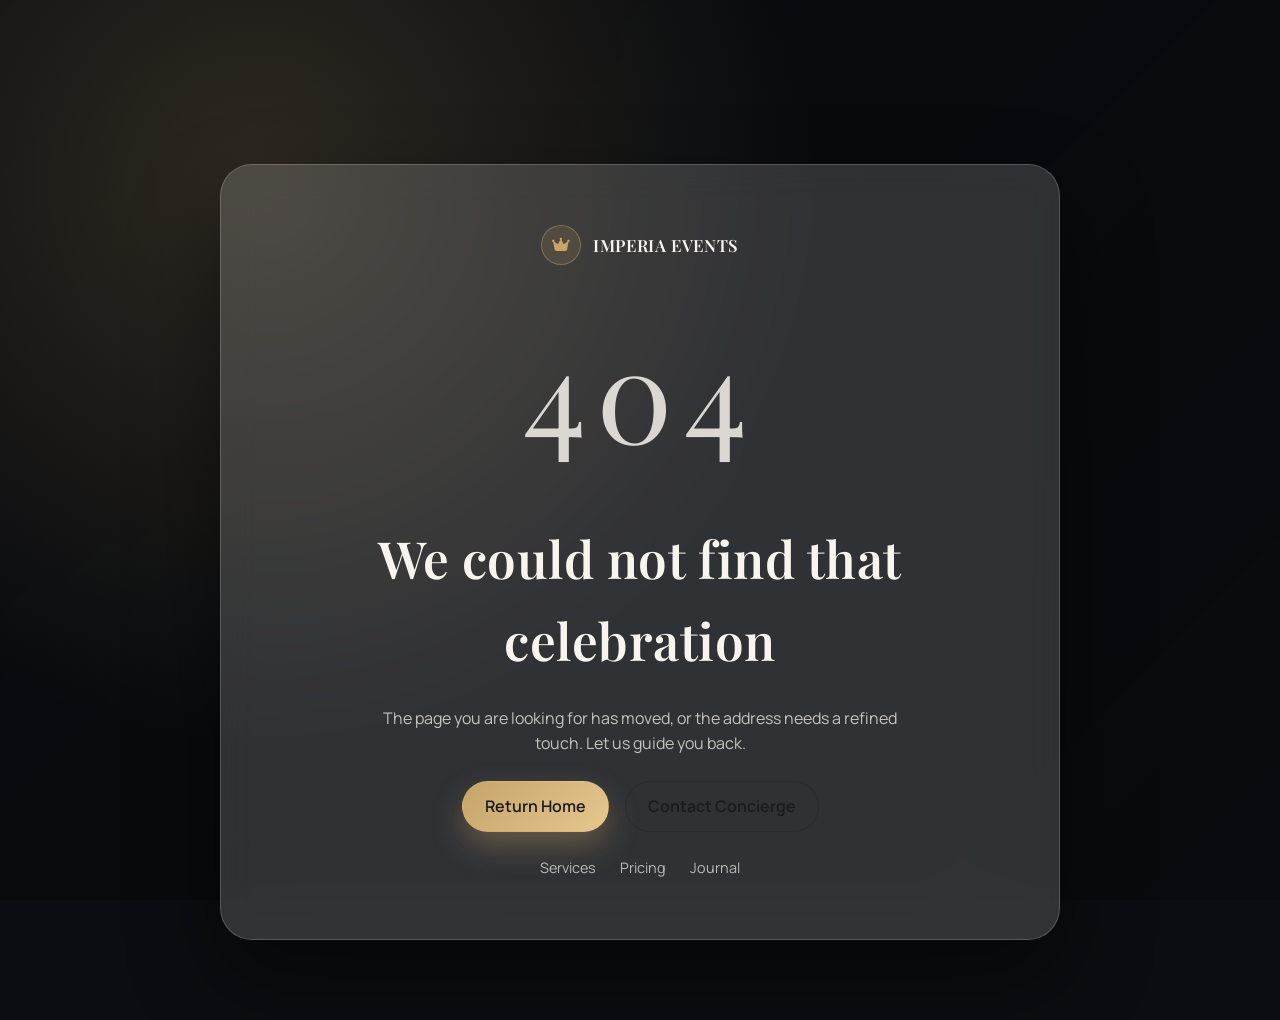
<file: pages/404page.html>
<!doctype html>
<html lang="en">
<head>
  <meta charset="utf-8">
  <meta name="viewport" content="width=device-width, initial-scale=1">
  <meta name="description" content="IMPERIA Events page not found">
  <title>IMPERIA Events | 404</title>
  <link rel="icon" type="image/svg+xml" href="../assets/images/favicon.svg">
  <link rel="preconnect" href="https://fonts.googleapis.com">
  <link rel="preconnect" href="https://fonts.gstatic.com" crossorigin>
  <link href="https://fonts.googleapis.com/css2?family=Playfair+Display:wght@400;500;600;700&family=Manrope:wght@300;400;500;600;700&display=swap" rel="stylesheet">
  <link rel="stylesheet" href="https://cdnjs.cloudflare.com/ajax/libs/font-awesome/6.5.1/css/all.min.css" crossorigin="anonymous">
  <link rel="stylesheet" href="../assets/css/style.css?v=20260325">
  <link rel="stylesheet" href="../assets/css/darkmode.css">
  <link rel="stylesheet" href="../assets/css/rtl.css">
</head>
<body class="utility-body">
  <div class="utility-bg" aria-hidden="true"></div>
  <div class="utility-overlay" aria-hidden="true"></div>

  <main class="utility-layout">
    <div class="utility-card">
      <a class="brand utility-brand" href="index.html" aria-label="IMPERIA Events">
        <span class="brand-icon"><i class="fa-solid fa-crown"></i></span>
        <span class="brand-text">IMPERIA Events</span>
      </a>
      <div class="utility-figure">404</div>
      <h1>We could not find that celebration</h1>
      <p>The page you are looking for has moved, or the address needs a refined touch. Let us guide you back.</p>
      <div class="utility-actions">
        <a class="btn btn-primary" href="index.html">Return Home</a>
        <a class="btn btn-outline" href="contact.html">Contact Concierge</a>
      </div>
      <div class="utility-links">
        <a href="services.html">Services</a>
        <a href="pricing.html">Pricing</a>
        <a href="blog.html">Journal</a>
      </div>
    </div>
  </main>
</body>
</html>
</file>
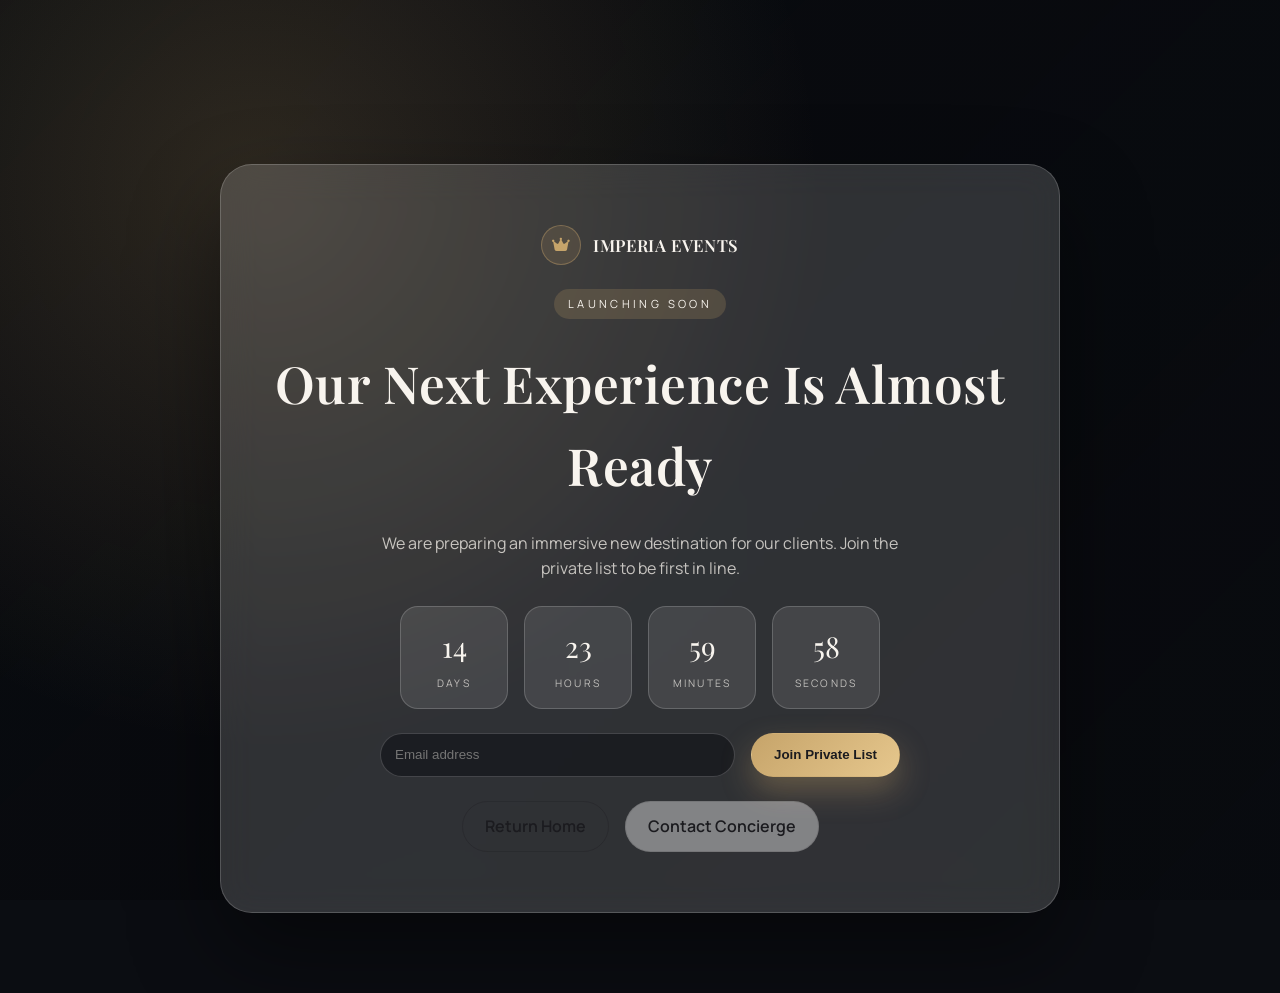
<file: pages/comingsoon.html>
<!doctype html>
<html lang="en">
<head>
  <meta charset="utf-8">
  <meta name="viewport" content="width=device-width, initial-scale=1">
  <meta name="description" content="IMPERIA Events coming soon">
  <title>IMPERIA Events | Coming Soon</title>
  <link rel="icon" type="image/svg+xml" href="../assets/images/favicon.svg">
  <link rel="preconnect" href="https://fonts.googleapis.com">
  <link rel="preconnect" href="https://fonts.gstatic.com" crossorigin>
  <link href="https://fonts.googleapis.com/css2?family=Playfair+Display:wght@400;500;600;700&family=Manrope:wght@300;400;500;600;700&display=swap" rel="stylesheet">
  <link rel="stylesheet" href="https://cdnjs.cloudflare.com/ajax/libs/font-awesome/6.5.1/css/all.min.css" crossorigin="anonymous">
  <link rel="stylesheet" href="../assets/css/style.css?v=20260325">
  <link rel="stylesheet" href="../assets/css/darkmode.css">
  <link rel="stylesheet" href="../assets/css/rtl.css">
</head>
<body class="utility-body">
  <div class="utility-bg" aria-hidden="true"></div>
  <div class="utility-overlay" aria-hidden="true"></div>

  <main class="utility-layout">
    <div class="utility-card">
      <a class="brand utility-brand" href="index.html" aria-label="IMPERIA Events">
        <span class="brand-icon"><i class="fa-solid fa-crown"></i></span>
        <span class="brand-text">IMPERIA Events</span>
      </a>
      <span class="utility-badge">Launching Soon</span>
      <h1>Our Next Experience Is Almost Ready</h1>
      <p>We are preparing an immersive new destination for our clients. Join the private list to be first in line.</p>
      <div class="countdown" id="countdown">
        <div class="countdown-item">
          <span id="days">12</span>
          <small>Days</small>
        </div>
        <div class="countdown-item">
          <span id="hours">08</span>
          <small>Hours</small>
        </div>
        <div class="countdown-item">
          <span id="minutes">24</span>
          <small>Minutes</small>
        </div>
        <div class="countdown-item">
          <span id="seconds">48</span>
          <small>Seconds</small>
        </div>
      </div>
      <form class="utility-form">
        <input type="email" name="email" placeholder="Email address" aria-label="Email address" required>
        <button class="btn btn-primary" type="submit">Join Private List</button>
      </form>
      <div class="utility-actions">
        <a class="btn btn-outline" href="index.html">Return Home</a>
        <a class="btn btn-ghost" href="contact.html">Contact Concierge</a>
      </div>
    </div>
  </main>

  <script>
    const targetDate = new Date();
    targetDate.setDate(targetDate.getDate() + 15);

    const updateCountdown = () => {
      const now = new Date().getTime();
      const distance = targetDate.getTime() - now;
      const days = Math.max(0, Math.floor(distance / (1000 * 60 * 60 * 24)));
      const hours = Math.max(0, Math.floor((distance % (1000 * 60 * 60 * 24)) / (1000 * 60 * 60)));
      const minutes = Math.max(0, Math.floor((distance % (1000 * 60 * 60)) / (1000 * 60)));
      const seconds = Math.max(0, Math.floor((distance % (1000 * 60)) / 1000));

      document.getElementById("days").textContent = String(days).padStart(2, "0");
      document.getElementById("hours").textContent = String(hours).padStart(2, "0");
      document.getElementById("minutes").textContent = String(minutes).padStart(2, "0");
      document.getElementById("seconds").textContent = String(seconds).padStart(2, "0");
    };

    updateCountdown();
    setInterval(updateCountdown, 1000);
  </script>
</body>
</html>
</file>
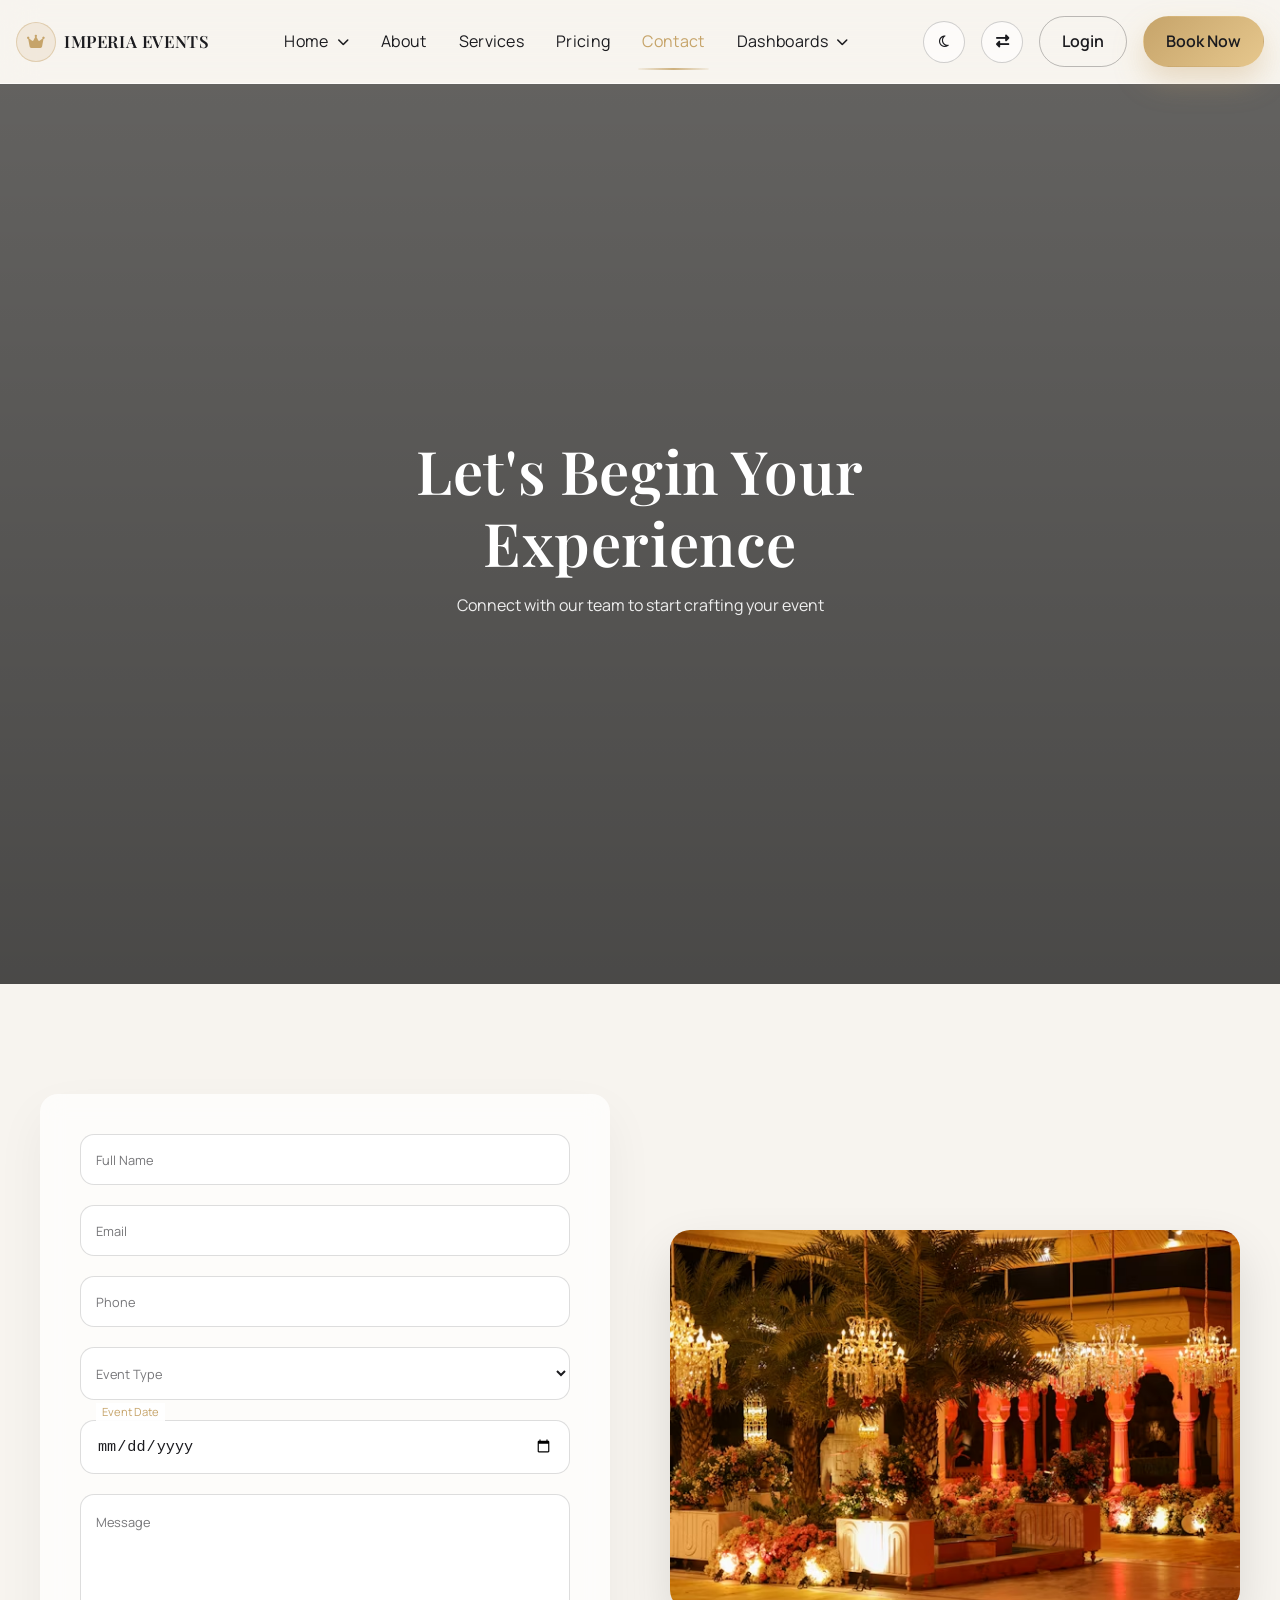
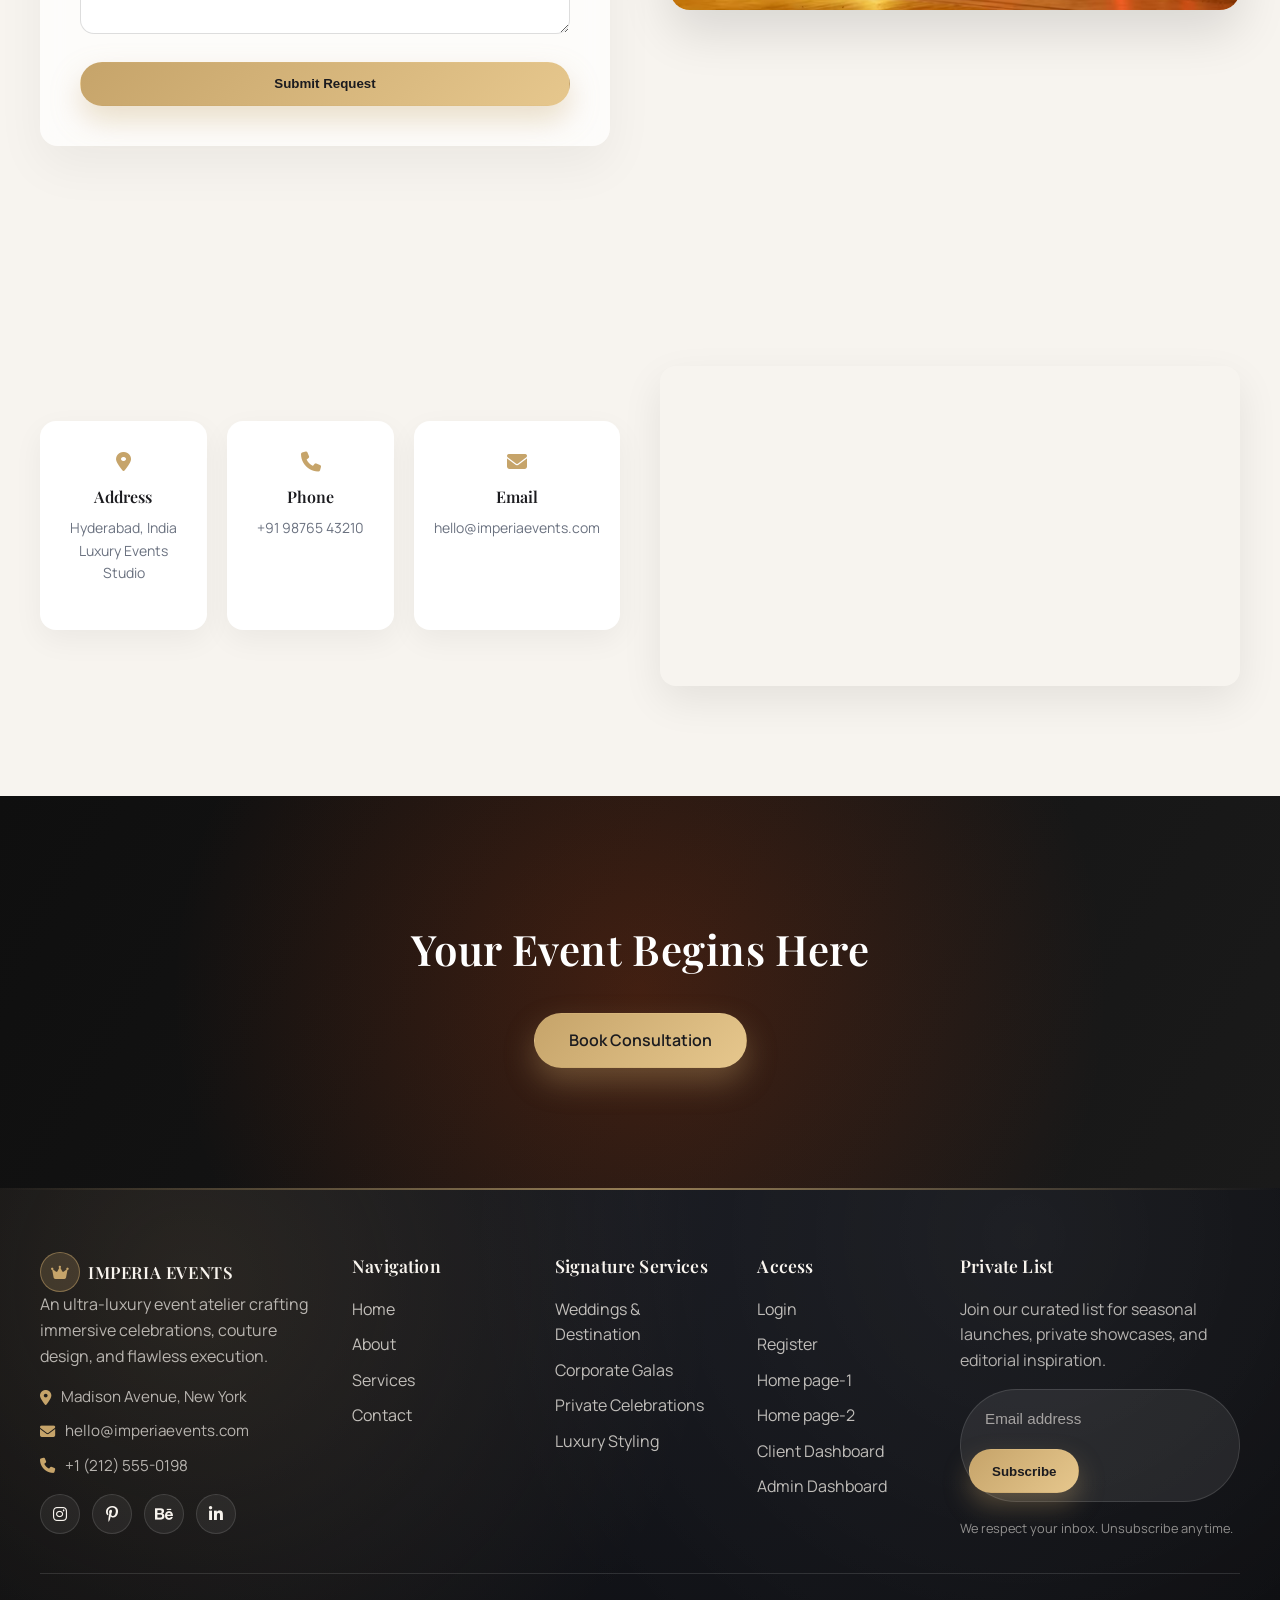
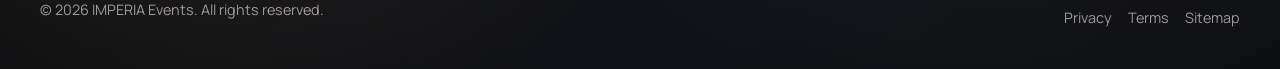
<file: pages/contact.html>
<!doctype html>
<html lang="en">
  <head>
    <meta charset="utf-8" />
    <meta name="viewport" content="width=device-width, initial-scale=1" />
    <meta
      name="description"
      content="IMPERIA Events is a luxury event planning and styling studio offering couture-level experiences."
    />
    <title>IMPERIA Events | Luxury Event Planning & Styling Studio</title>
  <link rel="icon" type="image/svg+xml" href="../assets/images/favicon.svg">
  <link rel="preconnect" href="https://fonts.googleapis.com" />
    <link rel="preconnect" href="https://fonts.gstatic.com" crossorigin />
    <link
      href="https://fonts.googleapis.com/css2?family=Playfair+Display:wght@400;500;600;700&family=Manrope:wght@300;400;500;600;700&display=swap"
      rel="stylesheet"
    />
    <link
      rel="stylesheet"
      href="https://cdnjs.cloudflare.com/ajax/libs/font-awesome/6.5.1/css/all.min.css"
      crossorigin="anonymous"
    />
    <link rel="stylesheet" href="../assets/css/style.css?v=20260325" />
    <link rel="stylesheet" href="../assets/css/darkmode.css" />
    <link rel="stylesheet" href="../assets/css/rtl.css" />
  </head>
  <body>
    <header class="site-header" id="siteHeader">
      <div class="container header-inner">
        <a class="brand" href="index.html" aria-label="IMPERIA Events home">
          <span class="brand-icon"><i class="fa-solid fa-crown"></i></span>
          <span class="brand-text">IMPERIA Events</span>
        </a>

        <nav class="nav" id="primaryNav" aria-label="Primary">
          <ul class="nav-list">
            <li class="nav-item has-dropdown">
              <button
                class="nav-link dropdown-toggle"
                type="button"
                aria-haspopup="true"
                aria-expanded="false"
              >
                Home
                <i class="fa-solid fa-chevron-down"></i>
              </button>
              <div class="dropdown" role="menu">
                <a class="dropdown-link" href="index.html">Home page-1</a>
                <a class="dropdown-link" href="homepage2.html">Home page-2</a>
              </div>
            </li>
            <li class="nav-item">
              <a class="nav-link" href="about.html">About</a>
            </li>
            <li class="nav-item">
              <a class="nav-link" href="services.html">Services</a>
            </li>
            <li class="nav-item">
              <a class="nav-link" href="pricing.html">Pricing</a>
            </li>

            <li class="nav-item">
              <a class="nav-link" href="contact.html">Contact</a>
            </li>
            <li class="nav-item has-dropdown">
              <button
                class="nav-link dropdown-toggle"
                type="button"
                aria-haspopup="true"
                aria-expanded="false"
              >
                Dashboards
                <i class="fa-solid fa-chevron-down"></i>
              </button>
              <div class="dropdown" role="menu">
                <a class="dropdown-link" href="userdashboard.html"
                  >Client Dashboard</a
                >
                <a class="dropdown-link" href="admindashboard.html"
                  >Admin Dashboard</a
                >
              </div>
            </li>
                    <li class="nav-item nav-cta">
            <a class="btn btn-outline nav-btn" href="login.html">Login</a>
          </li>
          <li class="nav-item nav-cta">
            <a class="btn btn-primary nav-btn" href="contact.html">Book Now</a>
          </li>
</ul>
        </nav>

        <div class="header-actions">
          <button
            class="icon-btn"
            id="themeToggle"
            type="button"
            aria-label="Toggle dark mode"
            aria-pressed="false"
          >
            <i class="fa-regular fa-moon"></i>
          </button>
          <button
            class="icon-btn"
            id="rtlToggle"
            type="button"
            aria-label="Toggle RTL"
            aria-pressed="false"
          >
            <i class="fa-solid fa-right-left"></i>
          </button>
          <a class="btn btn-outline" href="login.html">Login</a>
          <a class="btn btn-primary" href="contact.html">Book Now</a>
          <button
            class="hamburger"
            id="navToggle"
            type="button"
            aria-label="Toggle menu"
            aria-expanded="false"
            aria-controls="primaryNav"
          >
            <span></span>
            <span></span>
            <span></span>
          </button>
        </div>
      </div>
    </header>
    <main>
      <!-- ================= CONTACT HERO ================= -->
      <section class="contact-hero" id="contact-hero">
        <div class="contact-hero-bg"></div>
        <div class="contact-hero-overlay"></div>

        <div class="container contact-hero-content" data-reveal>
          <h1>Let's Begin Your Experience</h1>
          <p>Connect with our team to start crafting your event</p>
        </div>
      </section>
      <!-- ================= CONTACT FORM ================= -->
      <section class="contact-form-section" id="contact-form">
        <div class="container contact-form-grid">
          <!-- FORM -->
          <div class="contact-form-card" data-reveal>
            <form class="contact-form" novalidate>
              <div class="form-group">
                <input type="text" placeholder=" " required />
                <label>Full Name</label>
                <span class="error">Required</span>
              </div>

              <div class="form-group">
                <input type="email" placeholder=" " required />
                <label>Email</label>
                <span class="error">Invalid email</span>
              </div>

              <div class="form-group">
                <input type="tel" placeholder=" " required />
                <label>Phone</label>
                <span class="error">Required</span>
              </div>

              <div class="form-group">
                <select required>
                  <option value="" disabled selected></option>
                  <option>Wedding</option>
                  <option>Corporate</option>
                  <option>Private Event</option>
                </select>
                <label>Event Type</label>
                <span class="error">Select option</span>
              </div>

              <div class="form-group">
                <input type="date" placeholder=" " required />
                <label>Event Date</label>
                <span class="error">Required</span>
              </div>

              <div class="form-group">
                <textarea rows="4" placeholder=" " required></textarea>
                <label>Message</label>
                <span class="error">Required</span>
              </div>

              <button type="submit" class="btn btn-primary">
                Submit Request
              </button>
            </form>
          </div>

          <!-- INFO -->
          <div class="contact-info" data-reveal>
            <div class="contact-visual">
              <img src="../assets/images/service-luxury-img.avif" alt="Luxury event styling scene">
            </div>
          </div>
        </div>
      </section>
      <!-- ================= CONTACT INFO ================= -->
      <section class="contact-info-section" id="contact-info">
        <div class="container">
          <div class="contact-info-grid">
            <!-- INFO CARDS -->
            <div class="contact-info-cards">
              <div class="info-card" data-reveal>
                <i class="fa-solid fa-location-dot"></i>
                <h3>Address</h3>
                <p>Hyderabad, India<br />Luxury Events Studio</p>
              </div>

              <div class="info-card" data-reveal>
                <i class="fa-solid fa-phone"></i>
                <h3>Phone</h3>
                <p>+91 98765 43210</p>
              </div>

              <div class="info-card" data-reveal>
                <i class="fa-solid fa-envelope"></i>
                <h3>Email</h3>
                <p>hello@imperiaevents.com</p>
              </div>
            </div>

            <!-- MAP -->
            <!-- ================= GOOGLE MAP ================= -->
            <div class="contact-map" data-reveal>
              <div class="map-container">
                <iframe
                  src="https://www.google.com/maps?q=Hyderabad,India&output=embed"
                  width="100%"
                  height="100%"
                  style="border: 0"
                  allowfullscreen=""
                  loading="lazy"
                  referrerpolicy="no-referrer-when-downgrade"
                >
                </iframe>
              </div>
            </div>
          </div>
        </div>
      </section>
      <!-- ================= CONTACT CTA ================= -->
      <section
        class="contact-cta"
        id="contact-cta"
        data-reveal
        style="--delay: 0.12s"
      >
        <div class="contact-cta-bg"></div>
        <div class="contact-cta-overlay"></div>

        <div
          class="container contact-cta-content"
          data-reveal
          style="--delay: 0.18s"
        >
          <h2>Your Event Begins Here</h2>
          <a href="contact.html" class="btn btn-primary">Book Consultation</a>
        </div>
      </section>
    </main>

    <footer class="site-footer" data-reveal style="--delay: 0.18s">
      <div class="footer-accent" aria-hidden="true"></div>
      <div class="footer-glow" aria-hidden="true"></div>
      <div class="container">
        <div class="footer-grid">
          <div class="footer-brand" data-reveal style="--delay: 0.22s">
            <a
              class="brand footer-logo"
              href="index.html"
              aria-label="IMPERIA Events home"
            >
              <span class="brand-icon"><i class="fa-solid fa-crown"></i></span>
              <span class="brand-text">IMPERIA Events</span>
            </a>
            <p class="footer-tagline">
              An ultra-luxury event atelier crafting immersive celebrations,
              couture design, and flawless execution.
            </p>
            <div class="footer-contact">
              <span
                ><i class="fa-solid fa-location-dot"></i> Madison Avenue, New
                York</span
              >
              <span
                ><i class="fa-solid fa-envelope"></i>
                hello@imperiaevents.com</span
              >
              <span><i class="fa-solid fa-phone"></i> +1 (212) 555-0198</span>
            </div>
            <div class="footer-social">
              <a class="social-link" href="#" aria-label="Instagram"
                ><i class="fa-brands fa-instagram"></i
              ></a>
              <a class="social-link" href="#" aria-label="Pinterest"
                ><i class="fa-brands fa-pinterest-p"></i
              ></a>
              <a class="social-link" href="#" aria-label="Behance"
                ><i class="fa-brands fa-behance"></i
              ></a>
              <a class="social-link" href="#" aria-label="LinkedIn"
                ><i class="fa-brands fa-linkedin-in"></i
              ></a>
            </div>
          </div>
          <div class="footer-col" data-reveal style="--delay: 0.26s">
            <h3>Navigation</h3>
            <ul class="footer-links">
              <li><a href="index.html">Home</a></li>
              <li><a href="about.html">About</a></li>
              <li><a href="services.html">Services</a></li>              <li><a href="contact.html">Contact</a></li>
            </ul>
          </div>
          <div class="footer-col" data-reveal style="--delay: 0.3s">
            <h3>Signature Services</h3>
            <ul class="footer-links">
              <li><a href="services.html">Weddings & Destination</a></li>
              <li><a href="services.html">Corporate Galas</a></li>
              <li><a href="services.html">Private Celebrations</a></li>
              <li><a href="services.html">Luxury Styling</a></li>
            </ul>
          </div>
          <div
            class="footer-col footer-access"
            data-reveal
            style="--delay: 0.32s"
          >
            <h3>Access</h3>
            <ul class="footer-links">
              <li><a href="login.html">Login</a></li>
              <li><a href="register.html">Register</a></li>
              <li><a href="index.html">Home page-1</a></li>
              <li><a href="homepage2.html">Home page-2</a></li>
              <li><a href="userdashboard.html">Client Dashboard</a></li>
              <li><a href="admindashboard.html">Admin Dashboard</a></li>
            </ul>
          </div>
          <div class="footer-col" data-reveal style="--delay: 0.34s">
            <h3>Private List</h3>
            <p>
              Join our curated list for seasonal launches, private showcases,
              and editorial inspiration.
            </p>
            <form class="footer-form">
              <input
                type="email"
                name="email"
                placeholder="Email address"
                aria-label="Email address"
                required
              />
              <button class="btn btn-primary footer-btn" type="submit">
                Subscribe
              </button>
            </form>
            <span class="footer-note"
              >We respect your inbox. Unsubscribe anytime.</span
            >
          </div>
        </div>
        <div class="footer-divider"></div>
        <div class="footer-bottom">
          <p>&copy; 2026 IMPERIA Events. All rights reserved.</p>
          <div class="footer-mini-links">
            <a href="#">Privacy</a>
            <a href="#">Terms</a>
            <a href="#">Sitemap</a>
          </div>
        </div>
      </div>
    </footer>
    <button class="back-to-top" type="button" aria-label="Back to top">
      <i class="fa-solid fa-arrow-up"></i>
    </button>

    <script src="../assets/js/main.js" defer></script>
  </body>
</html>
</file>
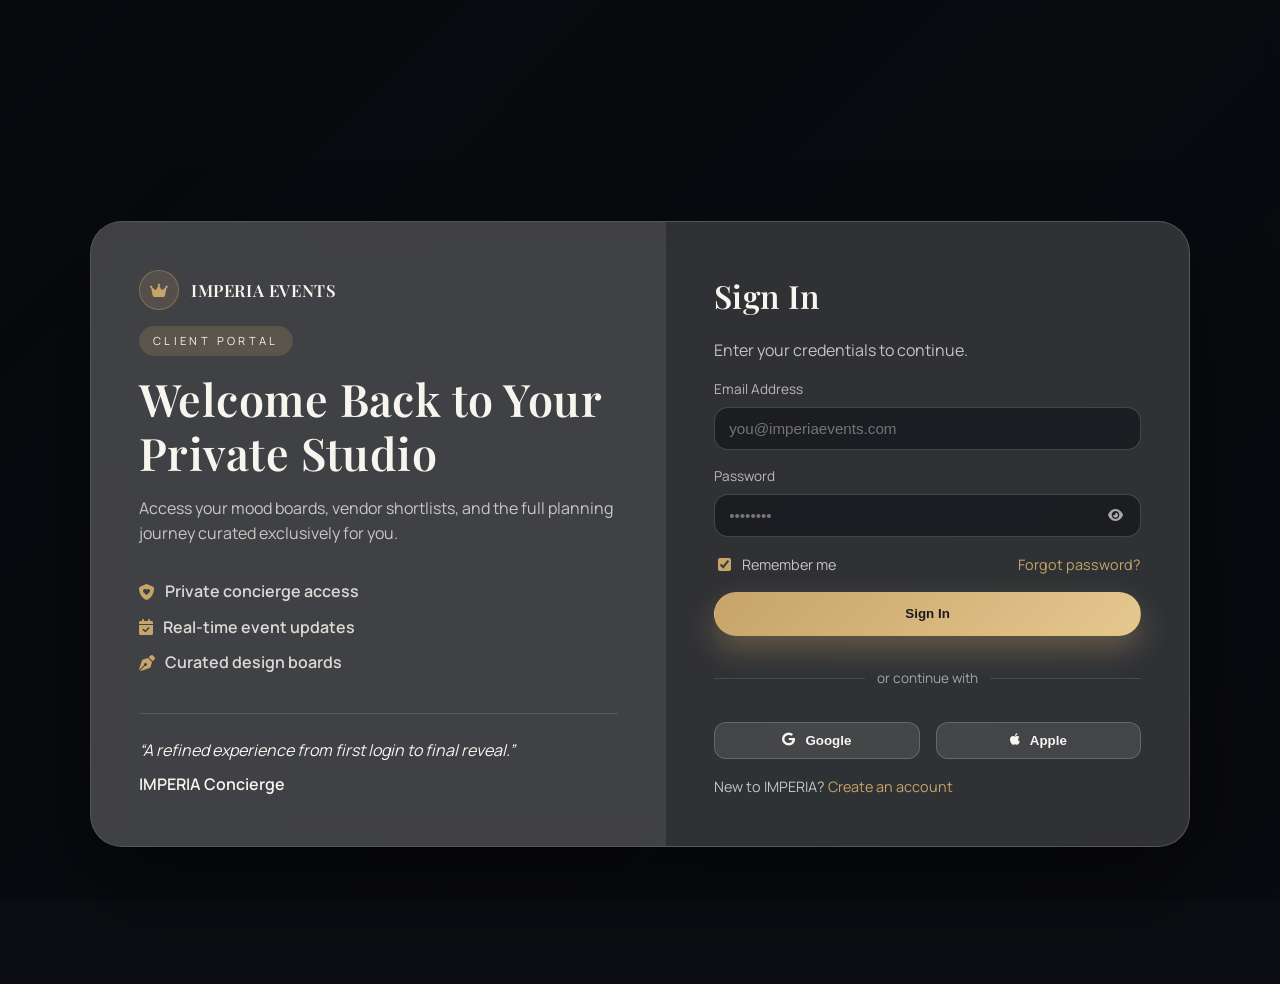
<file: pages/login.html>
<!doctype html>
<html lang="en">
<head>
  <meta charset="utf-8">
  <meta name="viewport" content="width=device-width, initial-scale=1">
  <meta name="description" content="IMPERIA Events client login">
  <title>IMPERIA Events | Login</title>
  <link rel="icon" type="image/svg+xml" href="../assets/images/favicon.svg">
  <link rel="preconnect" href="https://fonts.googleapis.com">
  <link rel="preconnect" href="https://fonts.gstatic.com" crossorigin>
  <link href="https://fonts.googleapis.com/css2?family=Playfair+Display:wght@400;500;600;700&family=Manrope:wght@300;400;500;600;700&display=swap" rel="stylesheet">
  <link rel="stylesheet" href="https://cdnjs.cloudflare.com/ajax/libs/font-awesome/6.5.1/css/all.min.css" crossorigin="anonymous">
  <link rel="stylesheet" href="../assets/css/style.css?v=20260325">
  <link rel="stylesheet" href="../assets/css/darkmode.css">
  <link rel="stylesheet" href="../assets/css/rtl.css">
</head>
<body class="auth-body">
  <div class="auth-bg" aria-hidden="true"></div>
  <div class="auth-overlay" aria-hidden="true"></div>

  <main class="auth-layout">
    <div class="auth-card">
      <div class="auth-panel auth-intro">
        <a class="brand auth-brand" href="index.html" aria-label="IMPERIA Events">
          <span class="brand-icon"><i class="fa-solid fa-crown"></i></span>
          <span class="brand-text">IMPERIA Events</span>
        </a>
        <span class="auth-badge">Client Portal</span>
        <h1>Welcome Back to Your Private Studio</h1>
        <p>Access your mood boards, vendor shortlists, and the full planning journey curated exclusively for you.</p>
        <div class="auth-highlights">
          <div class="auth-highlight"><i class="fa-solid fa-shield-heart"></i> Private concierge access</div>
          <div class="auth-highlight"><i class="fa-solid fa-calendar-check"></i> Real-time event updates</div>
          <div class="auth-highlight"><i class="fa-solid fa-pen-nib"></i> Curated design boards</div>
        </div>
        <div class="auth-quote">
          <span>“A refined experience from first login to final reveal.”</span>
          <strong>IMPERIA Concierge</strong>
        </div>
      </div>

      <div class="auth-panel auth-form-panel">
        <h2>Sign In</h2>
        <p class="auth-subtext">Enter your credentials to continue.</p>
        <form class="auth-form">
          <div class="auth-field">
            <label for="login-email">Email Address</label>
            <input type="email" id="login-email" name="email" placeholder="you@imperiaevents.com" required>
          </div>
          <div class="auth-field">
            <label for="login-password">Password</label>
            <div class="auth-input">
              <input type="password" id="login-password" name="password" placeholder="••••••••" required>
              <button class="password-toggle" type="button" data-password-toggle="login-password" aria-label="Show password" aria-pressed="false">
                <i class="fa-solid fa-eye"></i>
              </button>
            </div>
          </div>
          <div class="auth-options">
            <label class="auth-check">
              <input type="checkbox" checked>
              <span>Remember me</span>
            </label>
            <a href="#" class="auth-link">Forgot password?</a>
          </div>
          <button class="btn btn-primary auth-submit" type="submit">Sign In</button>
        </form>
        <div class="auth-divider"><span>or continue with</span></div>
        <div class="auth-socials">
          <button class="social-btn" type="button"><i class="fa-brands fa-google"></i> Google</button>
          <button class="social-btn" type="button"><i class="fa-brands fa-apple"></i> Apple</button>
        </div>
        <p class="auth-footer">New to IMPERIA? <a href="register.html" class="auth-link">Create an account</a></p>
      </div>
    </div>
  </main>
  <script>
    document.querySelectorAll("[data-password-toggle]").forEach((toggle) => {
      const inputId = toggle.getAttribute("data-password-toggle");
      const target = document.getElementById(inputId);
      if (!target) return;

      toggle.addEventListener("click", () => {
        const isHidden = target.type === "password";
        target.type = isHidden ? "text" : "password";
        toggle.setAttribute("aria-pressed", isHidden ? "true" : "false");
        toggle.setAttribute("aria-label", isHidden ? "Hide password" : "Show password");

        const icon = toggle.querySelector("i");
        if (icon) {
          icon.classList.toggle("fa-eye", !isHidden);
          icon.classList.toggle("fa-eye-slash", isHidden);
        }
      });
    });
  </script>
</body>

</html>
</file>
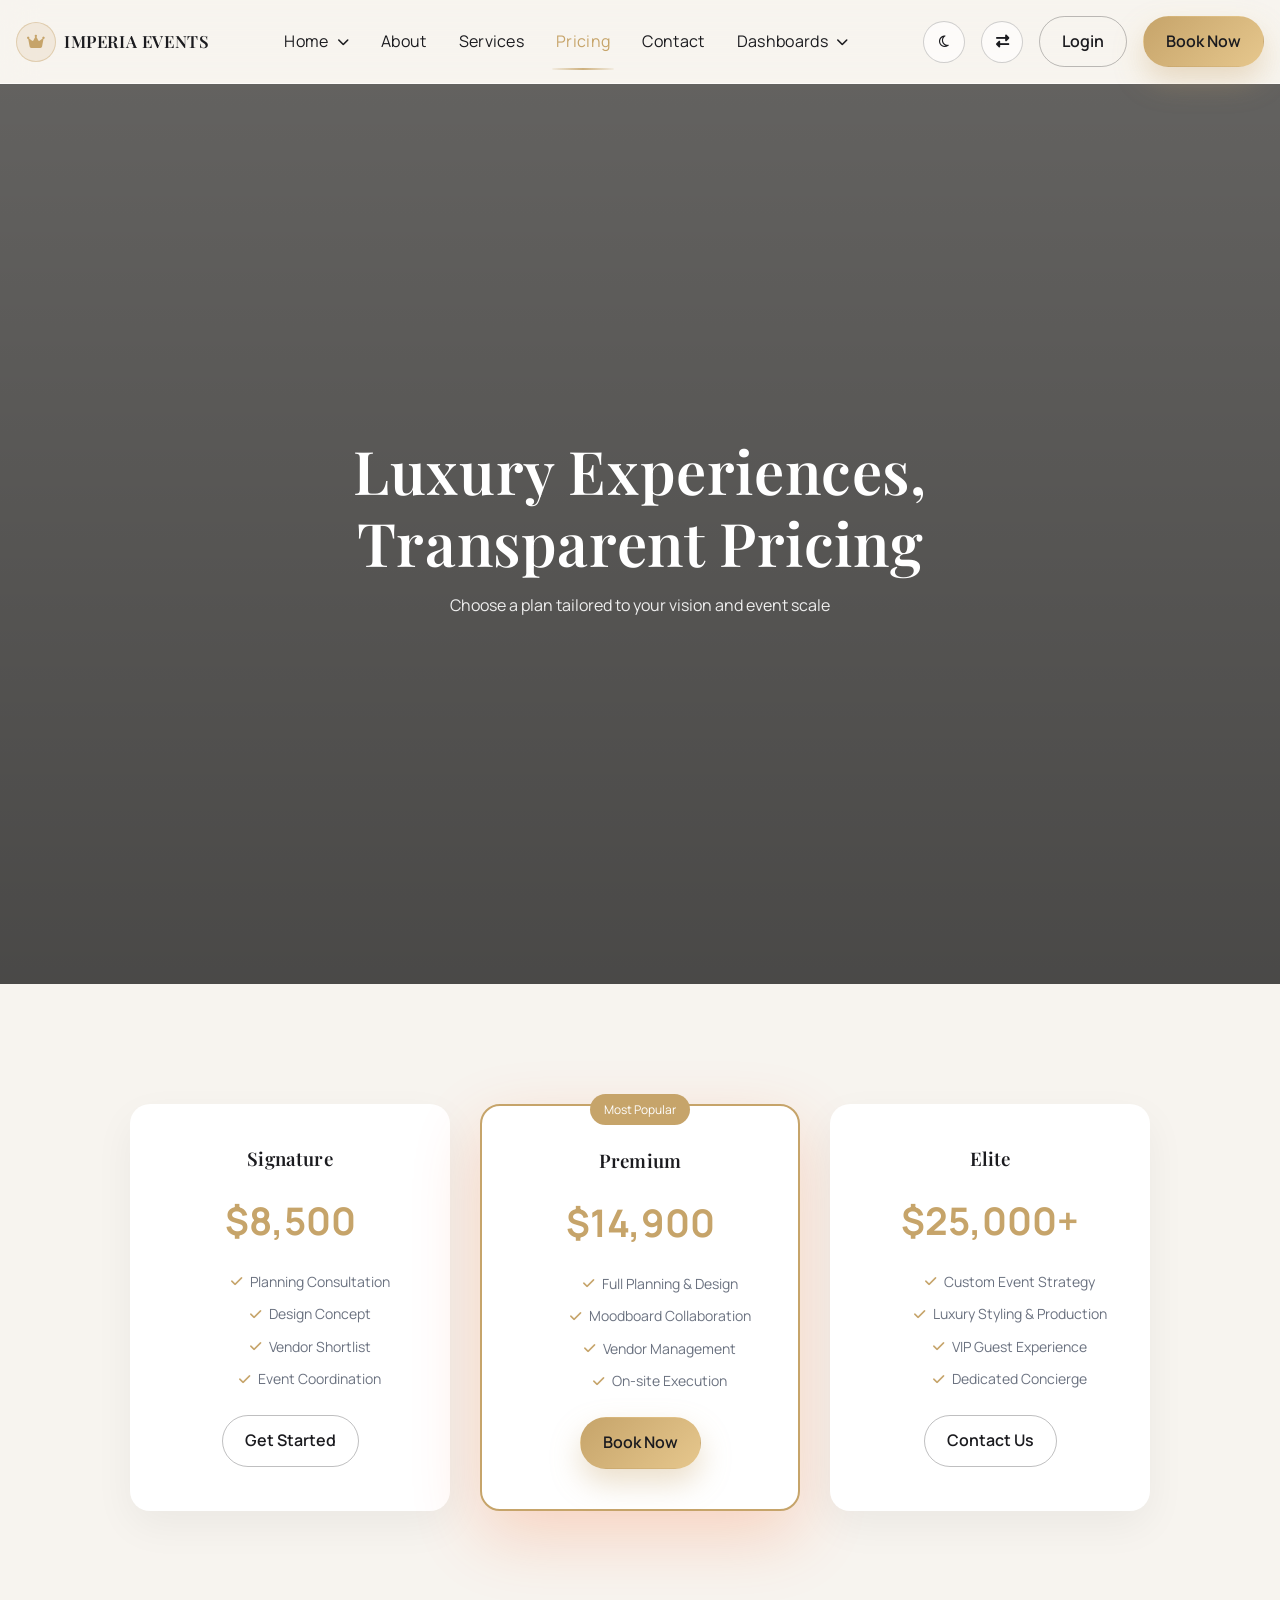
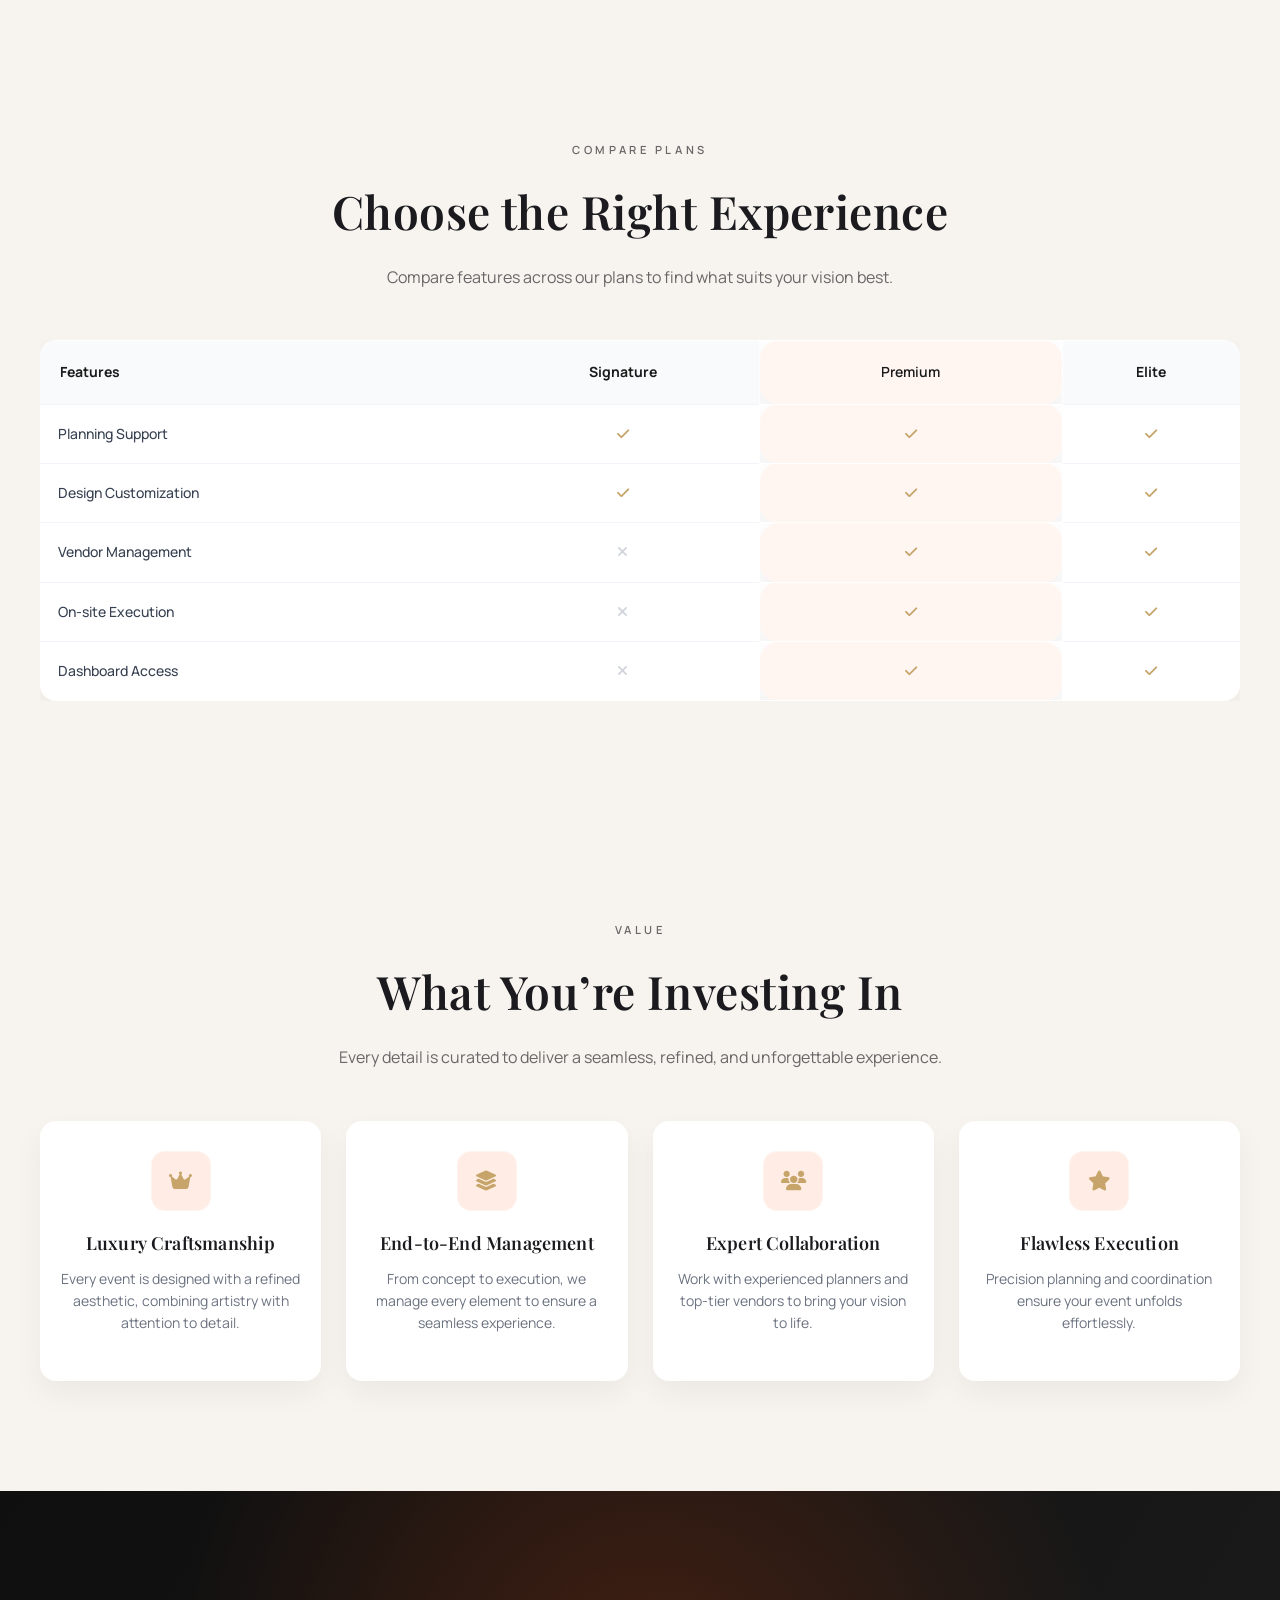
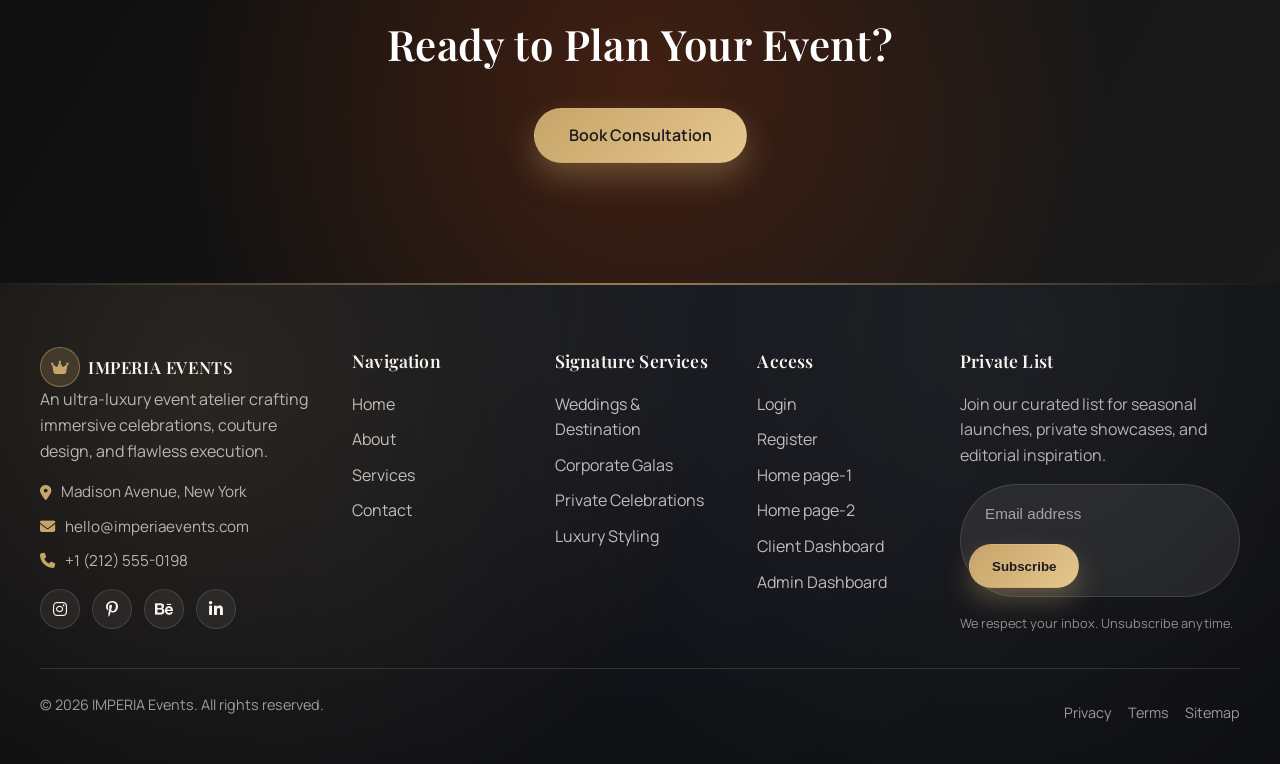
<file: pages/pricing.html>
<!doctype html>
<html lang="en">
<head>
  <meta charset="utf-8">
  <meta name="viewport" content="width=device-width, initial-scale=1">
  <meta name="description" content="IMPERIA Events is a luxury event planning and styling studio offering couture-level experiences.">
  <title>IMPERIA Events | Luxury Event Planning & Styling Studio</title>
  <link rel="icon" type="image/svg+xml" href="../assets/images/favicon.svg">
  <link rel="preconnect" href="https://fonts.googleapis.com">
  <link rel="preconnect" href="https://fonts.gstatic.com" crossorigin>
  <link href="https://fonts.googleapis.com/css2?family=Playfair+Display:wght@400;500;600;700&family=Manrope:wght@300;400;500;600;700&display=swap" rel="stylesheet">
  <link rel="stylesheet" href="https://cdnjs.cloudflare.com/ajax/libs/font-awesome/6.5.1/css/all.min.css" crossorigin="anonymous">
  <link rel="stylesheet" href="../assets/css/style.css?v=20260325">
  <link rel="stylesheet" href="../assets/css/darkmode.css">
  <link rel="stylesheet" href="../assets/css/rtl.css">
</head>
<body>
  <header class="site-header" id="siteHeader">
    <div class="container header-inner">
      <a class="brand" href="index.html" aria-label="IMPERIA Events home">
        <span class="brand-icon"><i class="fa-solid fa-crown"></i></span>
        <span class="brand-text">IMPERIA Events</span>
      </a>

      <nav class="nav" id="primaryNav" aria-label="Primary">
        <ul class="nav-list">
          <li class="nav-item has-dropdown">
            <button class="nav-link dropdown-toggle" type="button" aria-haspopup="true" aria-expanded="false">
              Home
              <i class="fa-solid fa-chevron-down"></i>
            </button>
            <div class="dropdown" role="menu">
              <a class="dropdown-link" href="index.html">Home page-1</a>
              <a class="dropdown-link" href="homepage2.html">Home page-2</a>
            </div>
          </li>
          <li class="nav-item"><a class="nav-link" href="about.html">About</a></li>
          <li class="nav-item"><a class="nav-link" href="services.html">Services</a></li>
          <li class="nav-item"><a class="nav-link" href="pricing.html">Pricing</a></li>
          
          <li class="nav-item"><a class="nav-link" href="contact.html">Contact</a></li>
          <li class="nav-item has-dropdown">
            <button class="nav-link dropdown-toggle" type="button" aria-haspopup="true" aria-expanded="false">
              Dashboards
              <i class="fa-solid fa-chevron-down"></i>
            </button>
            <div class="dropdown" role="menu">
              <a class="dropdown-link" href="userdashboard.html">Client Dashboard</a>
              <a class="dropdown-link" href="admindashboard.html">Admin Dashboard</a>
            </div>
          </li>
                  <li class="nav-item nav-cta">
            <a class="btn btn-outline nav-btn" href="login.html">Login</a>
          </li>
          <li class="nav-item nav-cta">
            <a class="btn btn-primary nav-btn" href="contact.html">Book Now</a>
          </li>
</ul>
      </nav>

      <div class="header-actions">
        <button class="icon-btn" id="themeToggle" type="button" aria-label="Toggle dark mode" aria-pressed="false">
          <i class="fa-regular fa-moon"></i>
        </button>
        <button class="icon-btn" id="rtlToggle" type="button" aria-label="Toggle RTL" aria-pressed="false">
          <i class="fa-solid fa-right-left"></i>
        </button>
        <a class="btn btn-outline" href="login.html">Login</a>
        <a class="btn btn-primary" href="contact.html">Book Now</a>
        <button class="hamburger" id="navToggle" type="button" aria-label="Toggle menu" aria-expanded="false" aria-controls="primaryNav">
          <span></span>
          <span></span>
          <span></span>
        </button>
      </div>
    </div>
  </header>
  <main>
    <!-- ================= PRICING HERO ================= -->
<section class="pricing-hero" id="pricing-hero">
  <div class="pricing-hero-bg"></div>
  <div class="pricing-hero-overlay"></div>

  <div class="container pricing-hero-content" data-reveal>
    <h1>Luxury Experiences, Transparent Pricing</h1>
    <p>Choose a plan tailored to your vision and event scale</p>
  </div>
</section>
<!-- ================= PRICING CARDS ================= -->
<section class="pricing-cards" id="pricing-cards" data-reveal style="--delay:0.12s">
  <div class="container">

    <div class="pricing-cards-wrapper">

      <!-- SIGNATURE -->
      <div class="pricing-card" data-reveal style="--delay:0.2s">
        <h3>Signature</h3>
        <div class="price">$8,500</div>

        <ul class="pricing-features">
          <li><i class="fa-solid fa-check"></i><span>Planning Consultation</span></li>
          <li><i class="fa-solid fa-check"></i><span>Design Concept</span></li>
          <li><i class="fa-solid fa-check"></i><span>Vendor Shortlist</span></li>
          <li><i class="fa-solid fa-check"></i><span>Event Coordination</span></li>
        </ul>

        <a href="contact.html" class="btn btn-outline">Get Started</a>
      </div>

      <!-- PREMIUM -->
      <div class="pricing-card featured" data-reveal style="--delay:0.26s">
        <span class="pricing-badge">Most Popular</span>
        <h3>Premium</h3>
        <div class="price">$14,900</div>

        <ul class="pricing-features">
          <li><i class="fa-solid fa-check"></i><span>Full Planning & Design</span></li>
          <li><i class="fa-solid fa-check"></i><span>Moodboard Collaboration</span></li>
          <li><i class="fa-solid fa-check"></i><span>Vendor Management</span></li>
          <li><i class="fa-solid fa-check"></i><span>On-site Execution</span></li>
        </ul>

        <a href="contact.html" class="btn btn-primary">Book Now</a>
      </div>

      <!-- ELITE -->
      <div class="pricing-card" data-reveal style="--delay:0.32s">
        <h3>Elite</h3>
        <div class="price">$25,000+</div>

        <ul class="pricing-features">
          <li><i class="fa-solid fa-check"></i><span>Custom Event Strategy</span></li>
          <li><i class="fa-solid fa-check"></i><span>Luxury Styling & Production</span></li>
          <li><i class="fa-solid fa-check"></i><span>VIP Guest Experience</span></li>
          <li><i class="fa-solid fa-check"></i><span>Dedicated Concierge</span></li>
        </ul>

        <a href="contact.html" class="btn btn-outline">Contact Us</a>
      </div>

    </div>

  </div>
</section>
<!-- ================= PRICING COMPARISON ================= -->
<section class="pricing-compare" id="pricing-compare" data-reveal style="--delay:0.12s">
  <div class="container">

    <div class="section-head" data-reveal style="--delay:0.16s">
      <p class="section-eyebrow">Compare Plans</p>
      <h2>Choose the Right Experience</h2>
      <p>Compare features across our plans to find what suits your vision best.</p>
    </div>

    <div class="compare-table-wrapper" data-reveal style="--delay:0.2s">
      <table class="compare-table">

        <thead>
          <tr>
            <th>Features</th>
            <th>Signature</th>
            <th class="highlight">Premium</th>
            <th>Elite</th>
          </tr>
        </thead>

        <tbody>
          <tr>
            <td>Planning Support</td>
            <td><i class="fa-solid fa-check"></i></td>
            <td class="highlight"><i class="fa-solid fa-check"></i></td>
            <td><i class="fa-solid fa-check"></i></td>
          </tr>

          <tr>
            <td>Design Customization</td>
            <td><i class="fa-solid fa-check"></i></td>
            <td class="highlight"><i class="fa-solid fa-check"></i></td>
            <td><i class="fa-solid fa-check"></i></td>
          </tr>

          <tr>
            <td>Vendor Management</td>
            <td><i class="fa-solid fa-xmark"></i></td>
            <td class="highlight"><i class="fa-solid fa-check"></i></td>
            <td><i class="fa-solid fa-check"></i></td>
          </tr>

          <tr>
            <td>On-site Execution</td>
            <td><i class="fa-solid fa-xmark"></i></td>
            <td class="highlight"><i class="fa-solid fa-check"></i></td>
            <td><i class="fa-solid fa-check"></i></td>
          </tr>

          <tr>
            <td>Dashboard Access</td>
            <td><i class="fa-solid fa-xmark"></i></td>
            <td class="highlight"><i class="fa-solid fa-check"></i></td>
            <td><i class="fa-solid fa-check"></i></td>
          </tr>
        </tbody>

      </table>
    </div>

  </div>
</section>
<!-- ================= VALUE SECTION ================= -->
<section class="value-section" id="value-section" data-reveal style="--delay:0.12s">
  <div class="container">

    <div class="section-head" data-reveal style="--delay:0.16s">
      <p class="section-eyebrow">Value</p>
      <h2>What You’re Investing In</h2>
      <p>Every detail is curated to deliver a seamless, refined, and unforgettable experience.</p>
    </div>

    <div class="value-grid">

      <div class="value-item" data-reveal style="--delay:0.2s">
        <div class="value-icon"><i class="fa-solid fa-crown"></i></div>
        <h3>Luxury Craftsmanship</h3>
        <p>Every event is designed with a refined aesthetic, combining artistry with attention to detail.</p>
      </div>

      <div class="value-item" data-reveal style="--delay:0.26s">
        <div class="value-icon"><i class="fa-solid fa-layer-group"></i></div>
        <h3>End-to-End Management</h3>
        <p>From concept to execution, we manage every element to ensure a seamless experience.</p>
      </div>

      <div class="value-item" data-reveal style="--delay:0.32s">
        <div class="value-icon"><i class="fa-solid fa-users"></i></div>
        <h3>Expert Collaboration</h3>
        <p>Work with experienced planners and top-tier vendors to bring your vision to life.</p>
      </div>

      <div class="value-item" data-reveal style="--delay:0.38s">
        <div class="value-icon"><i class="fa-solid fa-star"></i></div>
        <h3>Flawless Execution</h3>
        <p>Precision planning and coordination ensure your event unfolds effortlessly.</p>
      </div>

    </div>

  </div>
</section>
<!-- ================= FINAL CTA ================= -->
<section class="cta-final" id="cta-final" data-reveal style="--delay:0.12s">
  <div class="cta-final-bg"></div>
  <div class="cta-final-overlay"></div>

  <div class="container cta-final-content" data-reveal style="--delay:0.18s">
    <h2>Ready to Plan Your Event?</h2>
    <a href="contact.html" class="btn btn-primary">Book Consultation</a>
  </div>
</section>
  </main>
  
  <footer class="site-footer" data-reveal style="--delay:0.18s">
    <div class="footer-accent" aria-hidden="true"></div>
    <div class="footer-glow" aria-hidden="true"></div>
    <div class="container">
      <div class="footer-grid">
        <div class="footer-brand" data-reveal style="--delay:0.22s">
          <a class="brand footer-logo" href="index.html" aria-label="IMPERIA Events home">
            <span class="brand-icon"><i class="fa-solid fa-crown"></i></span>
            <span class="brand-text">IMPERIA Events</span>
          </a>
          <p class="footer-tagline">An ultra-luxury event atelier crafting immersive celebrations, couture design, and flawless execution.</p>
          <div class="footer-contact">
            <span><i class="fa-solid fa-location-dot"></i> Madison Avenue, New York</span>
            <span><i class="fa-solid fa-envelope"></i> hello@imperiaevents.com</span>
            <span><i class="fa-solid fa-phone"></i> +1 (212) 555-0198</span>
          </div>
          <div class="footer-social">
            <a class="social-link" href="#" aria-label="Instagram"><i class="fa-brands fa-instagram"></i></a>
            <a class="social-link" href="#" aria-label="Pinterest"><i class="fa-brands fa-pinterest-p"></i></a>
            <a class="social-link" href="#" aria-label="Behance"><i class="fa-brands fa-behance"></i></a>
            <a class="social-link" href="#" aria-label="LinkedIn"><i class="fa-brands fa-linkedin-in"></i></a>
          </div>
        </div>
        <div class="footer-col" data-reveal style="--delay:0.26s">
          <h3>Navigation</h3>
          <ul class="footer-links">
            <li><a href="index.html">Home</a></li>
            <li><a href="about.html">About</a></li>
            <li><a href="services.html">Services</a></li>            <li><a href="contact.html">Contact</a></li>
          </ul>
        </div>
        <div class="footer-col" data-reveal style="--delay:0.3s">
          <h3>Signature Services</h3>
          <ul class="footer-links">
            <li><a href="services.html">Weddings & Destination</a></li>
            <li><a href="services.html">Corporate Galas</a></li>
            <li><a href="services.html">Private Celebrations</a></li>
            <li><a href="services.html">Luxury Styling</a></li>
          </ul>
        </div>
        <div class="footer-col footer-access" data-reveal style="--delay:0.32s">
          <h3>Access</h3>
          <ul class="footer-links">
            <li><a href="login.html">Login</a></li>
            <li><a href="register.html">Register</a></li>
            <li><a href="index.html">Home page-1</a></li>
            <li><a href="homepage2.html">Home page-2</a></li>
            <li><a href="userdashboard.html">Client Dashboard</a></li>
            <li><a href="admindashboard.html">Admin Dashboard</a></li>
          </ul>
        </div>
        <div class="footer-col" data-reveal style="--delay:0.34s">
          <h3>Private List</h3>
          <p>Join our curated list for seasonal launches, private showcases, and editorial inspiration.</p>
          <form class="footer-form">
            <input type="email" name="email" placeholder="Email address" aria-label="Email address" required>
            <button class="btn btn-primary footer-btn" type="submit">Subscribe</button>
          </form>
          <span class="footer-note">We respect your inbox. Unsubscribe anytime.</span>
        </div>
      </div>
      <div class="footer-divider"></div>
      <div class="footer-bottom">
        <p>&copy; 2026 IMPERIA Events. All rights reserved.</p>
        <div class="footer-mini-links">
          <a href="#">Privacy</a>
          <a href="#">Terms</a>
          <a href="#">Sitemap</a>
        </div>
      </div>
    </div>
  </footer>
  <button class="back-to-top" type="button" aria-label="Back to top">
    <i class="fa-solid fa-arrow-up"></i>
  </button>

  <script src="../assets/js/main.js" defer></script>
</body>
</html>
</file>
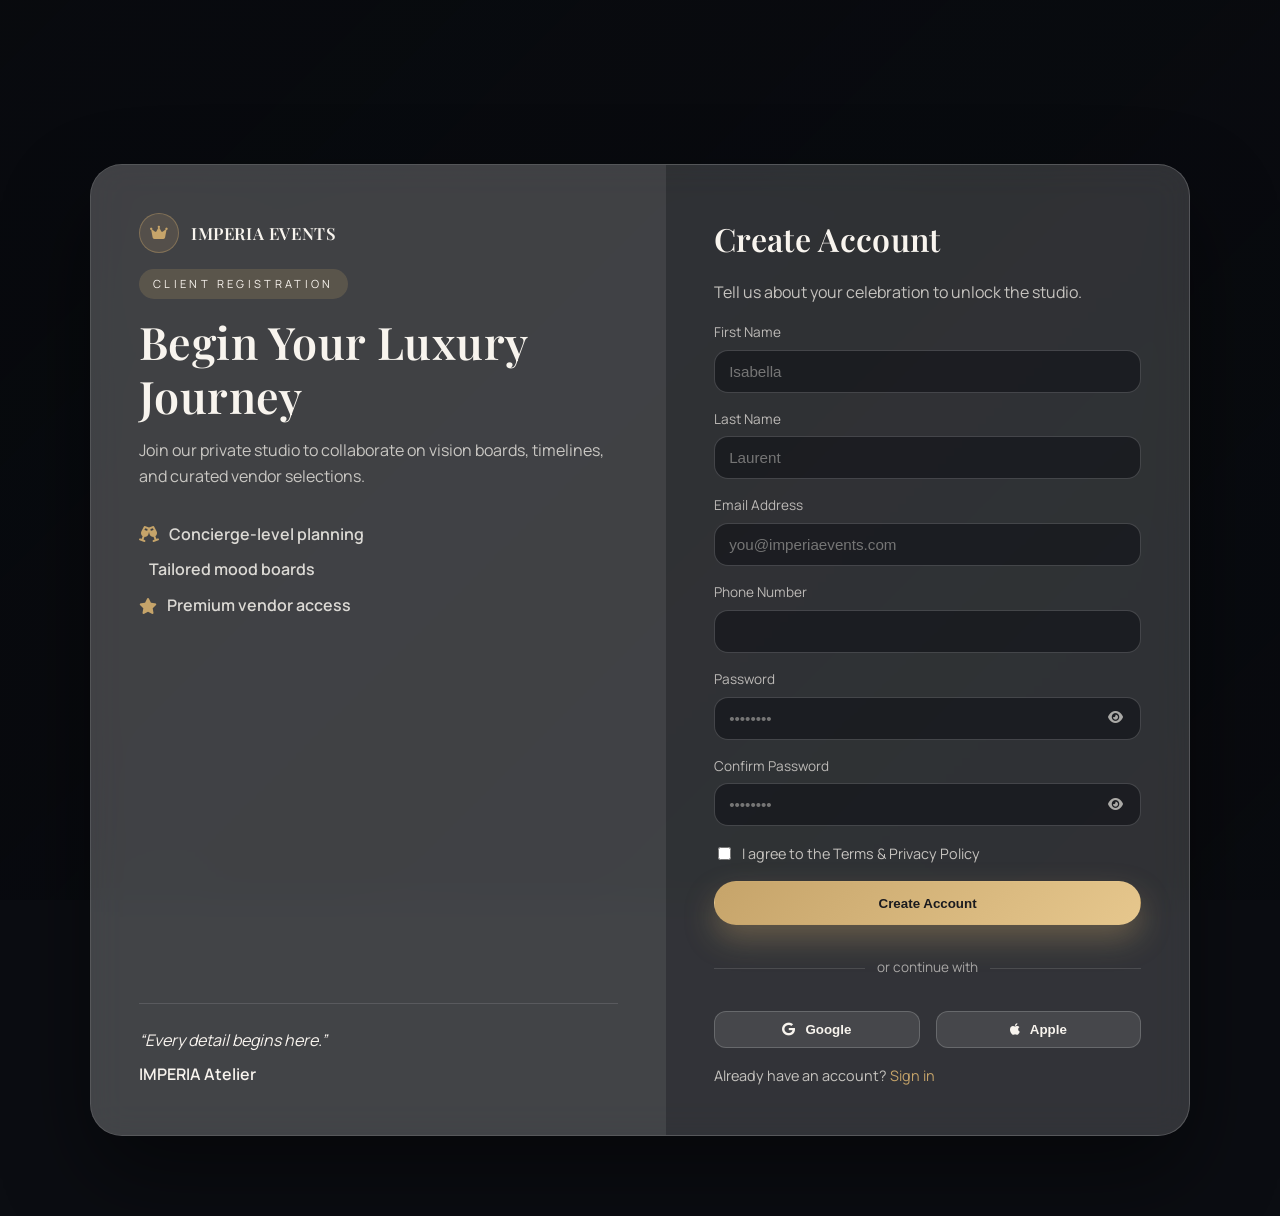
<file: pages/register.html>
<!doctype html>
<html lang="en">
<head>
  <meta charset="utf-8">
  <meta name="viewport" content="width=device-width, initial-scale=1">
  <meta name="description" content="IMPERIA Events client registration">
  <title>IMPERIA Events | Register</title>
  <link rel="icon" type="image/svg+xml" href="../assets/images/favicon.svg">
  <link rel="preconnect" href="https://fonts.googleapis.com">
  <link rel="preconnect" href="https://fonts.gstatic.com" crossorigin>
  <link href="https://fonts.googleapis.com/css2?family=Playfair+Display:wght@400;500;600;700&family=Manrope:wght@300;400;500;600;700&display=swap" rel="stylesheet">
  <link rel="stylesheet" href="https://cdnjs.cloudflare.com/ajax/libs/font-awesome/6.5.1/css/all.min.css" crossorigin="anonymous">
  <link rel="stylesheet" href="../assets/css/style.css?v=20260325">
  <link rel="stylesheet" href="../assets/css/darkmode.css">
  <link rel="stylesheet" href="../assets/css/rtl.css">
</head>
<body class="auth-body">
  <div class="auth-bg" aria-hidden="true"></div>
  <div class="auth-overlay" aria-hidden="true"></div>

  <main class="auth-layout">
    <div class="auth-card">
      <div class="auth-panel auth-intro">
        <a class="brand auth-brand" href="index.html" aria-label="IMPERIA Events">
          <span class="brand-icon"><i class="fa-solid fa-crown"></i></span>
          <span class="brand-text">IMPERIA Events</span>
        </a>
        <span class="auth-badge">Client Registration</span>
        <h1>Begin Your Luxury Journey</h1>
        <p>Join our private studio to collaborate on vision boards, timelines, and curated vendor selections.</p>
        <div class="auth-highlights">
          <div class="auth-highlight"><i class="fa-solid fa-champagne-glasses"></i> Concierge-level planning</div>
          <div class="auth-highlight"><i class="fa-solid fa-sparkles"></i> Tailored mood boards</div>
          <div class="auth-highlight"><i class="fa-solid fa-star"></i> Premium vendor access</div>
        </div>
        <div class="auth-quote">
          <span>“Every detail begins here.”</span>
          <strong>IMPERIA Atelier</strong>
        </div>
      </div>

      <div class="auth-panel auth-form-panel">
        <h2>Create Account</h2>
        <p class="auth-subtext">Tell us about your celebration to unlock the studio.</p>
        <form class="auth-form">
          <div class="auth-row">
            <div class="auth-field">
              <label for="first-name">First Name</label>
              <input type="text" id="first-name" name="first-name" placeholder="Isabella" required>
            </div>
            <div class="auth-field">
              <label for="last-name">Last Name</label>
              <input type="text" id="last-name" name="last-name" placeholder="Laurent" required>
            </div>
          </div>
          <div class="auth-field">
            <label for="register-email">Email Address</label>
            <input type="email" id="register-email" name="email" placeholder="you@imperiaevents.com" required>
          </div>
          <div class="auth-field">
            <label for="register-phone">Phone Number</label>
            <input type="tel" id="register-phone" name="phone" required>
          </div>
          <div class="auth-row">
            <div class="auth-field">
              <label for="register-password">Password</label>
              <div class="auth-input">
                <input type="password" id="register-password" name="password" placeholder="••••••••" required>
                <button class="password-toggle" type="button" data-password-toggle="register-password" aria-label="Show password" aria-pressed="false">
                  <i class="fa-solid fa-eye"></i>
                </button>
              </div>
            </div>
            <div class="auth-field">
              <label for="confirm-password">Confirm Password</label>
              <div class="auth-input">
                <input type="password" id="confirm-password" name="confirm-password" placeholder="••••••••" required>
                <button class="password-toggle" type="button" data-password-toggle="confirm-password" aria-label="Show password" aria-pressed="false">
                  <i class="fa-solid fa-eye"></i>
                </button>
              </div>
            </div>
          </div>
          <label class="auth-check">
            <input type="checkbox" required>
            <span>I agree to the Terms & Privacy Policy</span>
          </label>
          <button class="btn btn-primary auth-submit" type="submit">Create Account</button>
        </form>
        <div class="auth-divider"><span>or continue with</span></div>
        <div class="auth-socials">
          <button class="social-btn" type="button"><i class="fa-brands fa-google"></i> Google</button>
          <button class="social-btn" type="button"><i class="fa-brands fa-apple"></i> Apple</button>
        </div>
        <p class="auth-footer">Already have an account? <a href="login.html" class="auth-link">Sign in</a></p>
      </div>
    </div>
  </main>
  <script>
    document.querySelectorAll("[data-password-toggle]").forEach((toggle) => {
      const inputId = toggle.getAttribute("data-password-toggle");
      const target = document.getElementById(inputId);
      if (!target) return;

      toggle.addEventListener("click", () => {
        const isHidden = target.type === "password";
        target.type = isHidden ? "text" : "password";
        toggle.setAttribute("aria-pressed", isHidden ? "true" : "false");
        toggle.setAttribute("aria-label", isHidden ? "Hide password" : "Show password");

        const icon = toggle.querySelector("i");
        if (icon) {
          icon.classList.toggle("fa-eye", !isHidden);
          icon.classList.toggle("fa-eye-slash", isHidden);
        }
      });
    });
  </script>
</body>

</html>
</file>
<file: assets/css/style.css>
:root {
  --primary-color: #c6a46a;
  --secondary-color: #1b1b1f;
  --accent-color: #f3ece2;
  --bg-color: #f7f4ef;
  --text-color: #1a1a1a;
  --border-radius: 16px;
  --transition: 220ms ease;
  --space-1: 8px;
  --space-2: 16px;
  --space-3: 24px;
  --space-4: 32px;
  --space-5: 40px;
  --space-6: 48px;
  --space-7: 56px;
  --space-8: 64px;
  --header-height: 84px;
  --shadow-soft: 0 20px 60px rgba(20, 20, 25, 0.08);
}

*,
*::before,
*::after {
  box-sizing: border-box;
}

body {
  margin: 0;
  font-family: "Manrope", system-ui, -apple-system, sans-serif;
  background: var(--bg-color);
  color: var(--text-color);
  line-height: 1.6;
  padding-top: var(--header-height);
  -webkit-font-smoothing: antialiased;
  text-rendering: optimizeLegibility;
}

h1,
h2,
h3,
h4,
h5,
h6 {
  font-family: "Playfair Display", "Times New Roman", serif;
  font-weight: 600;
  letter-spacing: 0.01em;
  margin: 0 0 var(--space-2);
  color: var(--secondary-color);
}

p {
  margin: 0 0 var(--space-2);
}

a {
  color: inherit;
  text-decoration: none;
}

img {
  max-width: 100%;
  display: block;
}

.container {
  width: min(1200px, calc(100% - 48px));
  margin: 0 auto;
}

.btn {
  display: inline-flex;
  align-items: center;
  justify-content: center;
  gap: 10px;
  padding: 12px 22px;
  border-radius: 999px;
  font-weight: 600;
  border: 1px solid transparent;
  transition: transform var(--transition), box-shadow var(--transition), background var(--transition), color var(--transition), border-color var(--transition);
  cursor: pointer;
  min-height: 44px;
}

.btn-primary {
  background: linear-gradient(135deg, #c6a46a, #e6c78d);
  color: #1b1b1f;
  box-shadow: 0 14px 30px rgba(198, 164, 106, 0.35);
}

.btn-primary:hover,
.btn-primary:focus-visible {
  transform: translateY(-1px);
  box-shadow: 0 18px 34px rgba(198, 164, 106, 0.45);
}

.btn-outline {
  background: transparent;
  border-color: rgba(27, 27, 31, 0.28);
  color: var(--secondary-color);
}

.btn-outline:hover,
.btn-outline:focus-visible {
  border-color: rgba(27, 27, 31, 0.6);
  transform: translateY(-1px);
}

.btn-ghost {
  background: rgba(255, 255, 255, 0.4);
  border-color: rgba(27, 27, 31, 0.12);
  color: var(--secondary-color);
}

.btn-ghost:hover,
.btn-ghost:focus-visible {
  background: rgba(255, 255, 255, 0.7);
}

.icon-btn {
  width: 42px;
  height: 42px;
  border-radius: 50%;
  border: 1px solid rgba(27, 27, 31, 0.2);
  background: rgba(255, 255, 255, 0.6);
  display: inline-flex;
  align-items: center;
  justify-content: center;
  transition: transform var(--transition), border-color var(--transition), background var(--transition);
  cursor: pointer;
  color: var(--secondary-color);
}

.icon-btn:hover,
.icon-btn:focus-visible {
  transform: translateY(-1px);
  border-color: rgba(27, 27, 31, 0.4);
  background: rgba(255, 255, 255, 0.9);
}

.site-header {
  position: fixed;
  top: 0;
  left: 0;
  width: 100%;
  z-index: 1000;
  height: var(--header-height);
  display: flex;
  align-items: center;
  padding: 0 var(--space-2);
  background: rgba(247, 244, 239, 0.75);
  border-bottom: 1px solid rgba(255, 255, 255, 0.6);
  backdrop-filter: blur(18px) saturate(140%);
  -webkit-backdrop-filter: blur(18px) saturate(140%);
  transition: box-shadow var(--transition), background var(--transition), border-color var(--transition);
}

.site-header.scrolled {
  box-shadow: var(--shadow-soft);
  background: rgba(247, 244, 239, 0.92);
}

.header-inner {
  width: 100%;
  display: grid;
  grid-template-columns: auto 1fr auto;
  align-items: center;
  gap: var(--space-3);
}

.brand {
  display: inline-flex;
  align-items: center;
  gap: 8px;
  font-weight: 600;
  letter-spacing: 0.04em;
  text-transform: uppercase;
  font-size: 0.95rem;
  white-space: nowrap;
}

.brand-icon {
  width: 40px;
  height: 40px;
  border-radius: 50%;
  display: inline-flex;
  align-items: center;
  justify-content: center;
  background: rgba(198, 164, 106, 0.15);
  color: var(--primary-color);
  border: 1px solid rgba(198, 164, 106, 0.4);
}

.brand-text {
  font-family: "Playfair Display", serif;
  font-size: 1.05rem;
  color: var(--secondary-color);
  line-height: 1.1;
}

.nav {
  justify-self: center;
}

.nav-list {
  list-style: none;
  display: flex;
  align-items: center;
  gap: var(--space-3);
  padding: 0;
  margin: 0;
}

.nav-item {
  position: relative;
}

.nav-item.nav-cta {
  display: none;
}

.nav-item.nav-cta .nav-btn {
  width: 100%;
  justify-content: center;
}

.nav-link {
  display: inline-flex;
  align-items: center;
  gap: 8px;
  font-size: 0.92rem;
  font-weight: 600;
  letter-spacing: 0.02em;
  color: var(--secondary-color);
  padding: 10px 4px;
  background: none;
  border: none;
  font: inherit;
  cursor: pointer;
  appearance: none;
  position: relative;
  transition: color var(--transition), transform var(--transition);
}

.nav-link:hover,
.nav-link:focus-visible {
  color: var(--primary-color);
  transform: translateY(-1px);
}

.nav-link.active {
  color: var(--primary-color);
}

.nav-link.active::after {
  content: "";
  position: absolute;
  left: 0;
  right: 0;
  bottom: -6px;
  height: 2px;
  border-radius: 999px;
  background: linear-gradient(90deg, rgba(198, 164, 106, 0.1), rgba(198, 164, 106, 0.85), rgba(198, 164, 106, 0.1));
}

.dropdown-toggle i {
  font-size: 0.75rem;
  transition: transform var(--transition);
}

.dropdown {
  position: absolute;
  top: calc(100% + 14px);
  left: 0;
  min-width: 220px;
  background: rgba(255, 255, 255, 0.92);
  border: 1px solid rgba(27, 27, 31, 0.08);
  border-radius: 14px;
  padding: 10px;
  box-shadow: 0 20px 60px rgba(20, 20, 25, 0.18);
  z-index: 20;
  opacity: 0;
  transform: translateY(10px);
  visibility: hidden;
  pointer-events: none;
  transition: opacity var(--transition), transform var(--transition), visibility var(--transition);
}

.nav-item:last-child .dropdown {
  left: auto;
  right: 0;
}

.dropdown-link {
  display: block;
  padding: 10px 14px;
  border-radius: 10px;
  font-size: 0.9rem;
  color: var(--secondary-color);
  transition: background var(--transition), color var(--transition), transform var(--transition);
}

.dropdown-link:hover,
.dropdown-link:focus-visible {
  background: rgba(198, 164, 106, 0.12);
  color: var(--secondary-color);
  transform: translateX(2px);
}

.dropdown-link.active {
  background: rgba(198, 164, 106, 0.18);
  color: var(--secondary-color);
}

.has-dropdown:hover > .dropdown,
.has-dropdown:focus-within > .dropdown,
.has-dropdown.open > .dropdown {
  opacity: 1;
  transform: translateY(0);
  visibility: visible;
  pointer-events: auto;
}

.has-dropdown:hover .dropdown-toggle i,
.has-dropdown:focus-within .dropdown-toggle i,
.has-dropdown.open .dropdown-toggle i {
  transform: rotate(180deg);
}

.header-actions {
  display: inline-flex;
  align-items: center;
  gap: var(--space-2);
}

.hamburger {
  display: none;
  width: 42px;
  height: 42px;
  border-radius: 12px;
  border: 1px solid rgba(27, 27, 31, 0.2);
  background: rgba(255, 255, 255, 0.7);
  align-items: center;
  justify-content: center;
  flex-direction: column;
  gap: 6px;
  cursor: pointer;
  transition: transform var(--transition), border-color var(--transition), background var(--transition);
}

.hamburger span {
  width: 18px;
  height: 2px;
  background: var(--secondary-color);
  border-radius: 2px;
  transition: transform var(--transition), opacity var(--transition);
}

.hamburger:hover,
.hamburger:focus-visible {
  transform: translateY(-1px);
  border-color: rgba(27, 27, 31, 0.4);
}

.hero {
  position: relative;
  min-height: 100vh;
  display: flex;
  align-items: center;
  justify-content: center;
  overflow: hidden;
  margin-top: calc(-1 * var(--header-height));
  padding: calc(var(--header-height) + var(--space-6)) 0 var(--space-6);
}

.hero-media {
  position: absolute;
  inset: 0;
  background-image: url("https://images.unsplash.com/photo-1520854221256-17451cc331bf?auto=format&fit=crop&w=2000&q=80");
  background-size: cover;
  background-position: center;
  transform: translate3d(0, 0, 0) scale(1.08);
  will-change: transform;
}

.hero-overlay {
  position: absolute;
  inset: 0;
  background: linear-gradient(135deg, rgba(10, 10, 12, 0.88), rgba(10, 10, 12, 0.45));
}

.hero-content {
  position: relative;
  z-index: 2;
  text-align: center;
  color: #f7f2ea;
  max-width: 760px;
}

.hero-content h1 {
  font-size: clamp(2.8rem, 6vw, 5rem);
  line-height: 1.1;
  margin-bottom: var(--space-2);
  color: #f8f4ee;
  animation: heroFade 0.9s ease-out 0.15s both;
}

.hero-content p {
  font-size: clamp(1.05rem, 2.4vw, 1.45rem);
  color: rgba(248, 244, 238, 0.85);
  margin-bottom: var(--space-3);
  animation: heroFade 0.9s ease-out 0.3s both;
}

.hero-actions {
  display: flex;
  flex-wrap: wrap;
  justify-content: center;
  gap: var(--space-2);
  animation: heroFade 0.9s ease-out 0.45s both;
}

.hero .btn-outline {
  border-color: rgba(248, 244, 238, 0.45);
  color: #f8f4ee;
  background: rgba(15, 15, 18, 0.2);
}

.hero .btn-outline:hover,
.hero .btn-outline:focus-visible {
  border-color: rgba(248, 244, 238, 0.8);
  background: rgba(15, 15, 18, 0.35);
}

.hero-saas {
  position: relative;
  padding: calc(var(--header-height) + var(--space-6)) 0 var(--space-7);
  min-height: 90vh;
  overflow: hidden;
  background: linear-gradient(180deg, rgba(255, 255, 255, 0.96), rgba(243, 236, 226, 0.9));
}

.hero-saas-bg {
  position: absolute;
  inset: 0;
  background-image: radial-gradient(circle at 20% 20%, rgba(198, 164, 106, 0.18), transparent 55%),
    radial-gradient(circle at 80% 10%, rgba(255, 255, 255, 0.7), transparent 50%),
    url("../images/homepage2-hero-bg.avif");
  background-size: cover;
  background-position: center;
  opacity: 0.28;
  filter: blur(0.5px);
  pointer-events: none;
}

.hero-saas-grid {
  position: relative;
  z-index: 2;
  display: grid;
  grid-template-columns: repeat(2, minmax(0, 1fr));
  align-items: center;
  gap: var(--space-6);
}

.hero-saas-content h1 {
  font-size: clamp(2.6rem, 4.8vw, 4.6rem);
  line-height: 1.1;
  margin-bottom: var(--space-2);
}

.hero-saas-content p {
  font-size: clamp(1.05rem, 2.2vw, 1.35rem);
  color: rgba(27, 27, 31, 0.7);
  margin-bottom: var(--space-3);
}

.hero-saas-content .hero-actions {
  justify-content: flex-start;
}

.hero-saas-pill {
  display: inline-flex;
  align-items: center;
  gap: 10px;
  padding: 8px 16px;
  border-radius: 999px;
  background: rgba(198, 164, 106, 0.18);
  color: var(--secondary-color);
  font-weight: 600;
  letter-spacing: 0.04em;
  text-transform: uppercase;
  font-size: 0.7rem;
  margin-bottom: var(--space-3);
}

.hero-saas-highlights {
  display: flex;
  flex-wrap: wrap;
  gap: var(--space-3);
  margin-top: var(--space-4);
}

.highlight {
  min-width: 120px;
  padding: 14px 18px;
  border-radius: 18px;
  background: rgba(255, 255, 255, 0.75);
  border: 1px solid rgba(255, 255, 255, 0.7);
  box-shadow: 0 18px 40px rgba(14, 14, 20, 0.08);
  backdrop-filter: blur(14px);
  -webkit-backdrop-filter: blur(14px);
}

.highlight-value {
  display: block;
  font-family: "Playfair Display", serif;
  font-size: 1.5rem;
  color: var(--secondary-color);
}

.highlight-label {
  font-size: 0.85rem;
  color: rgba(27, 27, 31, 0.6);
}

.hero-saas-visual {
  position: relative;
  display: flex;
  justify-content: center;
  padding-top: var(--space-3);
}

.visual-frame {
  width: min(520px, 100%);
  border-radius: 28px;
  padding: var(--space-3);
  background: rgba(255, 255, 255, 0.72);
  border: 1px solid rgba(255, 255, 255, 0.7);
  box-shadow: 0 40px 90px rgba(14, 14, 20, 0.18);
  backdrop-filter: blur(18px);
  -webkit-backdrop-filter: blur(18px);
  position: relative;
  z-index: 2;
}

.visual-header {
  display: flex;
  justify-content: space-between;
  align-items: center;
  font-weight: 600;
  color: var(--secondary-color);
  margin-bottom: var(--space-3);
}

.visual-status {
  padding: 6px 12px;
  border-radius: 999px;
  font-size: 0.75rem;
  background: rgba(198, 164, 106, 0.2);
  border: 1px solid rgba(198, 164, 106, 0.45);
}

.visual-body {
  display: grid;
  gap: var(--space-2);
}

.visual-card {
  border-radius: 20px;
  padding: var(--space-2);
  background: rgba(255, 255, 255, 0.85);
  border: 1px solid rgba(255, 255, 255, 0.7);
  box-shadow: 0 16px 30px rgba(14, 14, 20, 0.08);
}

.visual-card-title {
  font-weight: 600;
  color: var(--secondary-color);
  margin-bottom: var(--space-1);
}

.visual-card-grid {
  display: grid;
  grid-template-columns: repeat(4, 1fr);
  gap: 8px;
}

.visual-card-grid span {
  display: block;
  padding-top: 70%;
  border-radius: 12px;
  background: linear-gradient(135deg, rgba(198, 164, 106, 0.35), rgba(27, 27, 31, 0.08));
  border: 1px solid rgba(198, 164, 106, 0.25);
  box-shadow: inset 0 1px 0 rgba(255, 255, 255, 0.25);
  background-size: cover;
  background-position: center;
}

.visual-card-grid span:nth-child(1) {
  background-image: url("../images/love-img1.avif");
}

.visual-card-grid span:nth-child(2) {
  background-image: url("../images/love-img2.avif");
}

.visual-card-grid span:nth-child(3) {
  background-image: url("../images/love-img3.avif");
}

.visual-card-grid span:nth-child(4) {
  background-image: url("../images/love-img4.avif");
}

.visual-card-list .line {
  height: 10px;
  border-radius: 999px;
  background: rgba(27, 27, 31, 0.16);
  margin-bottom: 10px;
}

.visual-card-list .line:nth-child(1) {
  background: linear-gradient(90deg, rgba(198, 164, 106, 0.9), rgba(198, 164, 106, 0.35));
}

.visual-card-list .line:nth-child(2) {
  background: linear-gradient(90deg, rgba(27, 27, 31, 0.3), rgba(198, 164, 106, 0.55));
}

.visual-card-list .line:nth-child(3) {
  background: linear-gradient(90deg, rgba(198, 164, 106, 0.8), rgba(27, 27, 31, 0.2));
}

.visual-card-list .line:last-child {
  margin-bottom: 0;
  width: 70%;
}

.visual-avatars {
  display: flex;
  gap: 10px;
}

.visual-avatars span {
  width: 34px;
  height: 34px;
  border-radius: 50%;
  border: 2px solid rgba(255, 255, 255, 0.8);
  background: linear-gradient(135deg, rgba(198, 164, 106, 0.55), rgba(27, 27, 31, 0.1));
  background-size: cover;
  background-position: center;
  box-shadow: 0 6px 16px rgba(14, 14, 20, 0.12);
}

.visual-avatars span:nth-child(1) {
  background-image: url("../images/love-img5.avif");
}

.visual-avatars span:nth-child(2) {
  background-image: url("../images/love-img6.avif");
}

.visual-avatars span:nth-child(3) {
  background-image: url("../images/service-wedding-img.avif");
}

.visual-avatars span:nth-child(4) {
  background-image: url("../images/service-private-img.avif");
}

.floating-token {
  position: absolute;
  padding: 8px 16px;
  border-radius: 999px;
  background: rgba(255, 255, 255, 0.75);
  border: 1px solid rgba(255, 255, 255, 0.7);
  box-shadow: 0 18px 40px rgba(14, 14, 20, 0.12);
  font-size: 0.8rem;
  font-weight: 600;
  color: var(--secondary-color);
  animation: tokenFloat 8s ease-in-out infinite;
  z-index: 1;
  pointer-events: none;
}

.token-1 {
  top: 16px;
  right: 24px;
}

.token-2 {
  bottom: 24px;
  left: 24px;
  animation-delay: 1.2s;
}

.token-3 {
  top: 62%;
  right: 24px;
  animation-delay: 2s;
}

.scroll-indicator {
  position: absolute;
  bottom: var(--space-4);
  left: 50%;
  transform: translateX(-50%);
  width: 26px;
  height: 44px;
  border-radius: 999px;
  border: 1px solid rgba(248, 244, 238, 0.6);
  display: flex;
  align-items: flex-start;
  justify-content: center;
  padding-top: 8px;
  z-index: 2;
}

.scroll-dot {
  width: 6px;
  height: 6px;
  border-radius: 50%;
  background: rgba(248, 244, 238, 0.85);
  animation: scrollPulse 1.8s ease-in-out infinite;
}

.logo-strip {
  background: rgba(255, 255, 255, 0.9);
  border-top: 1px solid rgba(27, 27, 31, 0.08);
  border-bottom: 1px solid rgba(27, 27, 31, 0.08);
  padding: var(--space-4) 0;
}

.logo-marquee {
  overflow: hidden;
  position: relative;
}

.logo-track {
  display: flex;
  width: max-content;
  gap: var(--space-5);
  animation: logoMarquee 28s linear infinite;
}

.logo-group {
  display: flex;
  align-items: center;
  gap: var(--space-5);
  padding-right: var(--space-5);
}

.logo-item {
  display: inline-flex;
  align-items: center;
  justify-content: center;
  min-width: 140px;
}

.logo-item img {
  height: 42px;
  width: auto;
  filter: grayscale(1);
  opacity: 0.65;
  transition: filter var(--transition), opacity var(--transition), transform var(--transition);
}

.logo-item:hover img,
.logo-item:focus-within img {
  filter: grayscale(0);
  opacity: 1;
  transform: translateY(-2px);
}

.services {
  padding: var(--space-7) 0 var(--space-8);
  background: #ffffff;
}

.section-head {
  text-align: center;
  max-width: 680px;
  margin: 0 auto var(--space-5);
}

.section-eyebrow {
  text-transform: uppercase;
  letter-spacing: 0.32em;
  font-size: 0.7rem;
  font-weight: 600;
  color: rgba(27, 27, 31, 0.6);
  margin-bottom: var(--space-2);
}

.section-head h2 {
  font-size: clamp(2rem, 3.6vw, 3.2rem);
}

.section-head p {
  color: rgba(27, 27, 31, 0.65);
}

.services-grid {
  display: grid;
  grid-template-columns: repeat(auto-fit, minmax(240px, 1fr));
  gap: var(--space-3);
}

.service-card {
  position: relative;
  min-height: 300px;
  border-radius: 24px;
  overflow: hidden;
  padding: var(--space-3);
  display: flex;
  align-items: flex-end;
  color: #f8f4ee;
  box-shadow: 0 20px 50px rgba(18, 18, 20, 0.12);
  transition: transform var(--transition), box-shadow var(--transition);
  background: #101114;
}

.service-media {
  position: absolute;
  inset: 0;
  background-size: cover;
  background-position: center;
  transform: scale(1.02);
  transition: transform 0.9s ease;
}

.service-overlay {
  position: absolute;
  inset: 0;
  background: linear-gradient(180deg, rgba(10, 10, 12, 0.2) 0%, rgba(10, 10, 12, 0.75) 85%);
  transition: opacity var(--transition);
}

.service-content {
  position: relative;
  z-index: 2;
}

.service-content h3 {
  margin-bottom: var(--space-1);
  color: #f8f4ee;
  font-size: 1.35rem;
}

.service-content p {
  margin: 0;
  color: rgba(248, 244, 238, 0.78);
  font-size: 0.95rem;
}

.service-card:hover {
  transform: translateY(-6px);
  box-shadow: 0 30px 60px rgba(18, 18, 20, 0.18);
}

.service-card:hover .service-media {
  transform: scale(1.08);
}

.service-card:hover .service-overlay {
  opacity: 0.9;
}

.service-weddings .service-media {
  background-image: url("../images/service-weddings-img.avif");
}

.service-corporate .service-media {
  background-image: url("../images/service-coaperate-img.avif");
}

.service-private .service-media {
  background-image: url("../images/service-private-img.avif");
}

.service-styling .service-media {
  background-image: url("../images/service-luxury-img.avif");
}

.portfolio {
  padding: var(--space-7) 0 var(--space-8);
  background: var(--bg-color);
}

.portfolio-filters {
  display: flex;
  flex-wrap: wrap;
  justify-content: center;
  gap: var(--space-2);
  margin-bottom: var(--space-4);
}

.filter-btn {
  border-radius: 999px;
  padding: 10px 20px;
  border: 1px solid rgba(27, 27, 31, 0.15);
  background: rgba(255, 255, 255, 0.7);
  color: var(--secondary-color);
  font-weight: 600;
  letter-spacing: 0.02em;
  cursor: pointer;
  transition: background var(--transition), color var(--transition), border-color var(--transition), transform var(--transition);
}

.filter-btn:hover,
.filter-btn:focus-visible {
  border-color: rgba(27, 27, 31, 0.4);
  transform: translateY(-1px);
}

.filter-btn.active {
  background: rgba(198, 164, 106, 0.18);
  border-color: rgba(198, 164, 106, 0.6);
  color: var(--secondary-color);
}

.portfolio-grid {
  columns: 3 260px;
  column-gap: var(--space-3);
}

.portfolio-card {
  position: relative;
  display: inline-block;
  width: 100%;
  border-radius: 22px;
  overflow: hidden;
  margin-bottom: var(--space-3);
  background: #f7f4ef;
  box-shadow: 0 24px 60px rgba(12, 12, 16, 0.18);
  transform: translateY(0);
  transition: transform var(--transition), box-shadow var(--transition), opacity 0.4s ease;
}

.portfolio-card.is-hidden {
  opacity: 0;
  transform: translateY(12px) scale(0.98);
  pointer-events: none;
}

.portfolio-card.is-removed {
  display: none;
}

.portfolio-media {
  position: relative;
  overflow: hidden;
  background: #f7f4ef;
  aspect-ratio: 4 / 3;
}

.portfolio-media img {
  width: 100%;
  height: 100%;
  object-fit: cover;
  display: block;
  transform: scale(1);
  transition: transform 1s ease;
}

.portfolio-overlay {
  position: absolute;
  inset: 0;
  display: flex;
  flex-direction: column;
  justify-content: flex-end;
  gap: var(--space-1);
  padding: var(--space-3);
  background: linear-gradient(180deg, rgba(9, 10, 12, 0.05) 0%, rgba(9, 10, 12, 0.8) 80%);
  opacity: 0;
  transition: opacity var(--transition);
  color: #f8f4ee;
}

.portfolio-tag {
  font-size: 0.7rem;
  letter-spacing: 0.3em;
  text-transform: uppercase;
  color: rgba(248, 244, 238, 0.75);
}

.portfolio-overlay h3 {
  margin: 0;
  font-size: 1.35rem;
  color: #f8f4ee;
}

.btn-view {
  align-self: flex-start;
}

.portfolio-card:hover {
  box-shadow: 0 34px 70px rgba(12, 12, 16, 0.26);
  transform: translateY(-6px);
}

.portfolio-card:hover .portfolio-media img {
  transform: scale(1.08);
}

.portfolio-card:hover .portfolio-overlay {
  opacity: 1;
}

.story {
  padding: var(--space-8) 0;
  background: #ffffff;
}

.story-grid {
  display: grid;
  grid-template-columns: repeat(auto-fit, minmax(280px, 1fr));
  gap: var(--space-5);
  align-items: center;
}

.story-media {
  position: relative;
  border-radius: 28px;
  overflow: hidden;
  min-height: 420px;
  box-shadow: 0 30px 70px rgba(12, 12, 16, 0.16);
}

.story-image {
  position: absolute;
  inset: 0;
  background-image: url("https://images.unsplash.com/photo-1500530855697-b586d89ba3ee?auto=format&fit=crop&w=1400&q=80");
  background-size: cover;
  background-position: center;
  animation: storyFloat 8s ease-in-out infinite;
  transform: scale(1.05);
}

.story-content h2 {
  font-size: clamp(2.2rem, 4vw, 3.4rem);
}

.story-content p {
  color: rgba(27, 27, 31, 0.68);
  font-size: 1.02rem;
}

.story-signature {
  font-family: "Playfair Display", serif;
  font-size: 1.1rem;
  color: rgba(27, 27, 31, 0.8);
}

.pricing {
  position: relative;
  padding: var(--space-8) 0;
  background: linear-gradient(180deg, #ffffff, #f7f2ea);
  overflow: hidden;
}

.pricing::before {
  content: "";
  position: absolute;
  inset: -40% -20%;
  background: radial-gradient(circle at 20% 30%, rgba(198, 164, 106, 0.2), transparent 55%),
    radial-gradient(circle at 80% 20%, rgba(255, 255, 255, 0.6), transparent 60%),
    radial-gradient(circle at 60% 80%, rgba(198, 164, 106, 0.25), transparent 55%);
  opacity: 0.7;
  filter: blur(60px);
  animation: gradientShift 18s ease-in-out infinite;
  pointer-events: none;
}

.pricing .container {
  position: relative;
  z-index: 1;
}

.pricing-grid {
  display: grid;
  grid-template-columns: repeat(auto-fit, minmax(260px, 1fr));
  gap: var(--space-3);
  align-items: stretch;
}

.price-card {
  position: relative;
  padding: var(--space-4);
  border-radius: 26px;
  background: rgba(255, 255, 255, 0.7);
  border: 1px solid rgba(255, 255, 255, 0.7);
  box-shadow: 0 24px 60px rgba(14, 14, 20, 0.12);
  backdrop-filter: blur(18px);
  -webkit-backdrop-filter: blur(18px);
  display: flex;
  flex-direction: column;
  gap: var(--space-3);
  transition: transform var(--transition), box-shadow var(--transition), border-color var(--transition);
  overflow: hidden;
}

.price-card::before {
  content: "";
  position: absolute;
  inset: 0;
  border-radius: inherit;
  padding: 1px;
  background: linear-gradient(135deg, rgba(198, 164, 106, 0.55), rgba(255, 255, 255, 0));
  -webkit-mask: linear-gradient(#fff 0 0) content-box, linear-gradient(#fff 0 0);
  -webkit-mask-composite: xor;
  mask-composite: exclude;
  opacity: 0;
  transition: opacity var(--transition);
  pointer-events: none;
}

.price-card > * {
  position: relative;
  z-index: 1;
}

.price-card:hover {
  transform: translateY(-6px);
  box-shadow: 0 32px 70px rgba(14, 14, 20, 0.18), 0 0 0 1px rgba(198, 164, 106, 0.35);
}

.price-card:hover::before {
  opacity: 1;
}

.price-card.is-featured {
  background: rgba(255, 255, 255, 0.85);
  box-shadow: 0 36px 80px rgba(14, 14, 20, 0.18);
  transform: translateY(-10px);
}

.price-card.is-featured::before {
  opacity: 1;
  background: linear-gradient(135deg, rgba(198, 164, 106, 0.9), rgba(255, 255, 255, 0.2));
}

.price-card.is-featured:hover {
  transform: translateY(-14px);
}

.price-badge {
  position: absolute;
  top: var(--space-3);
  right: var(--space-3);
  font-size: 0.7rem;
  letter-spacing: 0.2em;
  text-transform: uppercase;
  padding: 6px 12px;
  border-radius: 999px;
  background: rgba(198, 164, 106, 0.2);
  border: 1px solid rgba(198, 164, 106, 0.45);
  color: var(--secondary-color);
}

.price-top h3 {
  margin-bottom: var(--space-1);
}

.price-value {
  font-family: "Playfair Display", serif;
  font-size: clamp(2.2rem, 4vw, 3rem);
  margin: 0 0 var(--space-1);
  color: var(--secondary-color);
}

.price-note {
  margin: 0;
  color: rgba(27, 27, 31, 0.65);
}

.price-features {
  list-style: none;
  padding: 0;
  margin: 0;
  display: grid;
  gap: 12px;
}

.price-features li {
  display: flex;
  align-items: flex-start;
  gap: 12px;
  color: rgba(27, 27, 31, 0.75);
  font-weight: 500;
}

.price-features i {
  color: var(--primary-color);
  margin-top: 3px;
}

.price-card .btn {
  align-self: flex-start;
  margin-top: auto;
}

.experience-flow {
  padding: var(--space-7) 0;
  background: linear-gradient(135deg, rgba(255, 255, 255, 0.9), rgba(243, 236, 226, 0.7));
}

.experience-highlights.features {
  padding: var(--space-7) 0;
  background: linear-gradient(180deg, rgba(243, 236, 226, 0.75), rgba(255, 255, 255, 0.95));
}

.experience-highlights .features-grid {
  margin-top: var(--space-4);
}

.flow-head p {
  max-width: 640px;
  margin-left: auto;
  margin-right: auto;
}

.flow-list {
  display: flex;
  flex-direction: column;
  gap: var(--space-4);
  margin-top: var(--space-5);
}

.flow-item {
  display: grid;
  grid-template-columns: minmax(0, 1fr) 64px minmax(0, 1fr);
  align-items: start;
  gap: var(--space-4);
}

.flow-card {
  position: relative;
  padding: var(--space-4);
  border-radius: 24px;
  background: rgba(255, 255, 255, 0.65);
  border: 1px solid rgba(255, 255, 255, 0.65);
  box-shadow: 0 30px 70px rgba(14, 14, 20, 0.12);
  backdrop-filter: blur(18px);
  -webkit-backdrop-filter: blur(18px);
  overflow: hidden;
  transition: transform var(--transition), box-shadow var(--transition);
}

.flow-card::after {
  content: "";
  position: absolute;
  inset: 0;
  background: radial-gradient(circle at top left, rgba(198, 164, 106, 0.18), transparent 55%);
  opacity: 0.8;
  pointer-events: none;
}

.flow-card h3,
.flow-card p {
  position: relative;
  z-index: 1;
}

.flow-card h3 {
  margin-bottom: var(--space-1);
}

.flow-card p {
  margin: 0;
  color: rgba(27, 27, 31, 0.65);
}

.flow-number {
  position: absolute;
  top: var(--space-2);
  right: var(--space-3);
  font-size: clamp(3rem, 6vw, 5.5rem);
  font-weight: 600;
  color: rgba(27, 27, 31, 0.08);
  z-index: 0;
}

.flow-icon {
  width: 44px;
  height: 44px;
  border-radius: 16px;
  background: rgba(198, 164, 106, 0.18);
  color: var(--primary-color);
  display: inline-flex;
  align-items: center;
  justify-content: center;
  margin-bottom: var(--space-2);
  position: relative;
  z-index: 1;
}

.flow-visual {
  min-height: 220px;
  border-radius: 24px;
  background-size: cover;
  background-position: center;
  box-shadow: 0 30px 70px rgba(14, 14, 20, 0.18);
  position: relative;
  overflow: hidden;
  transition: transform 0.8s ease;
}

.flow-visual::after {
  content: "";
  position: absolute;
  inset: 0;
  background: linear-gradient(135deg, rgba(10, 10, 12, 0.1), rgba(10, 10, 12, 0.45));
}

.flow-visual-1 {
  background-image: url("../images/flow-img1.avif");
}

.flow-visual-2 {
  background-image: url("../images/flow-img2.avif");
}

.flow-visual-3 {
  background-image: url("../images/flow-img3.avif");
}

.flow-visual-4 {
  background-image: url("../images/flow-img4.avif");
}

.flow-connector {
  position: relative;
  height: 100%;
  display: flex;
  justify-content: center;
  align-items: center;
  padding: var(--space-2) 0;
}

.flow-connector::before {
  content: "";
  position: absolute;
  top: var(--space-2);
  bottom: var(--space-2);
  width: 2px;
  background: linear-gradient(180deg, rgba(198, 164, 106, 0.1), rgba(198, 164, 106, 0.7));
  transform: scaleY(0);
  transform-origin: top;
  transition: transform 0.9s ease;
}

.flow-dot {
  width: 14px;
  height: 14px;
  border-radius: 50%;
  background: var(--primary-color);
  box-shadow: 0 0 0 10px rgba(198, 164, 106, 0.15);
  position: relative;
  z-index: 1;
}

.flow-item.is-visible .flow-connector::before {
  transform: scaleY(1);
}

.flow-item.is-last .flow-connector::before {
  bottom: 50%;
}

.flow-item.is-right .flow-card {
  grid-column: 3;
}

.flow-item.is-right .flow-visual {
  grid-column: 1;
}

.flow-item .flow-card {
  grid-column: 1;
}

.flow-item .flow-visual {
  grid-column: 3;
}

.flow-item:hover .flow-card {
  transform: translateY(-6px);
  box-shadow: 0 36px 80px rgba(14, 14, 20, 0.18);
}

.flow-item:hover .flow-visual {
  transform: scale(1.03);
}

.testimonials {
  position: relative;
  padding: var(--space-8) 0;
  background: radial-gradient(circle at top, rgba(243, 236, 226, 0.8), rgba(255, 255, 255, 0.95));
  overflow: hidden;
}

.testimonials-luxe {
  position: relative;
  padding: var(--space-8) 0;
  background: linear-gradient(180deg, rgba(255, 255, 255, 0.92), rgba(243, 236, 226, 0.85));
  overflow: hidden;
}

.testimonials-luxe-bg {
  position: absolute;
  inset: 0;
  background-image: url("https://images.unsplash.com/photo-1469474968028-56623f02e42e?auto=format&fit=crop&w=1600&q=80");
  background-size: cover;
  background-position: center;
  opacity: 0.18;
  filter: blur(2px);
  pointer-events: none;
}

.testimonials-luxe-head {
  max-width: 720px;
}

.testimonials-luxe-grid {
  display: grid;
  grid-template-columns: repeat(auto-fit, minmax(260px, 1fr));
  gap: var(--space-3);
  align-items: stretch;
}

.testimonial-luxe-card {
  position: relative;
  padding: var(--space-4);
  border-radius: 28px;
  background: rgba(255, 255, 255, 0.76);
  border: 1px solid rgba(255, 255, 255, 0.7);
  box-shadow: 0 30px 70px rgba(14, 14, 20, 0.16);
  backdrop-filter: blur(18px);
  -webkit-backdrop-filter: blur(18px);
  transition: transform var(--transition), box-shadow var(--transition);
  display: flex;
  flex-direction: column;
  height: 100%;
}

.testimonial-luxe-card::after {
  content: "";
  position: absolute;
  inset: 0;
  border-radius: inherit;
  border: 1px solid rgba(198, 164, 106, 0.25);
  opacity: 0;
  transition: opacity var(--transition);
  pointer-events: none;
}

.testimonial-luxe-card:hover {
  transform: translateY(-6px);
  box-shadow: 0 36px 80px rgba(14, 14, 20, 0.2);
}

.testimonial-luxe-card:hover::after {
  opacity: 1;
}

.testimonial-luxe-card.is-featured {
  background: rgba(255, 255, 255, 0.9);
  box-shadow: 0 40px 90px rgba(14, 14, 20, 0.2);
  transform: translateY(-10px);
}

.testimonial-quote-icon {
  position: absolute;
  top: var(--space-3);
  right: var(--space-3);
  font-size: 2.4rem;
  color: rgba(198, 164, 106, 0.35);
}

.testimonial-luxe-text {
  font-family: "Playfair Display", serif;
  font-size: clamp(1.05rem, 2.1vw, 1.3rem);
  line-height: 1.8;
  color: rgba(27, 27, 31, 0.75);
  margin: 0 0 var(--space-4);
}

.testimonial-luxe-client {
  display: flex;
  align-items: center;
  gap: var(--space-2);
  margin-top: auto;
}

.testimonial-luxe-client img {
  width: 56px;
  height: 56px;
  border-radius: 50%;
  border: 2px solid rgba(198, 164, 106, 0.6);
  object-fit: cover;
}

.testimonial-luxe-name {
  display: block;
  font-weight: 600;
  color: var(--secondary-color);
}

.testimonial-luxe-role {
  font-size: 0.9rem;
  color: rgba(27, 27, 31, 0.6);
}

.cta-cinematic {
  position: relative;
  min-height: 70vh;
  display: flex;
  align-items: center;
  justify-content: center;
  text-align: center;
  overflow: hidden;
  background: #0d0f14;
  color: #f8f4ee;
}

.cta-media {
  position: absolute;
  inset: 0;
  background-image: url("https://images.unsplash.com/photo-1500530855697-b586d89ba3ee?auto=format&fit=crop&w=2000&q=80");
  background-size: cover;
  background-position: center;
  transform: translate3d(0, 0, 0) scale(1.07);
  will-change: transform;
}

.cta-overlay {
  position: absolute;
  inset: 0;
  background: linear-gradient(135deg, rgba(10, 10, 12, 0.88), rgba(10, 10, 12, 0.55));
}

.cta-grain {
  position: absolute;
  inset: 0;
  background-image: url("data:image/svg+xml,%3Csvg xmlns='http://www.w3.org/2000/svg' width='160' height='160' viewBox='0 0 160 160'%3E%3Cfilter id='grain'%3E%3CfeTurbulence type='fractalNoise' baseFrequency='0.9' numOctaves='2' stitchTiles='stitch'/%3E%3C/filter%3E%3Crect width='160' height='160' filter='url(%23grain)' opacity='0.25'/%3E%3C/svg%3E");
  opacity: 0.18;
  mix-blend-mode: soft-light;
  pointer-events: none;
}

.cta-particles {
  position: absolute;
  inset: 0;
  pointer-events: none;
}

.cta-particles span {
  position: absolute;
  width: 6px;
  height: 6px;
  border-radius: 50%;
  background: rgba(198, 164, 106, 0.6);
  box-shadow: 0 0 12px rgba(198, 164, 106, 0.6);
  animation: particleFloat 12s ease-in-out infinite;
}

.cta-particles span:nth-child(1) {
  top: 20%;
  left: 14%;
  width: 5px;
  height: 5px;
  animation-duration: 14s;
}

.cta-particles span:nth-child(2) {
  top: 35%;
  left: 78%;
  width: 7px;
  height: 7px;
  animation-duration: 16s;
}

.cta-particles span:nth-child(3) {
  top: 65%;
  left: 22%;
  width: 6px;
  height: 6px;
  animation-duration: 13s;
}

.cta-particles span:nth-child(4) {
  top: 72%;
  left: 80%;
  width: 4px;
  height: 4px;
  animation-duration: 11s;
}

.cta-particles span:nth-child(5) {
  top: 48%;
  left: 50%;
  width: 8px;
  height: 8px;
  animation-duration: 15s;
}

.cta-particles span:nth-child(6) {
  top: 15%;
  left: 55%;
  width: 5px;
  height: 5px;
  animation-duration: 12s;
}

.cta-content {
  position: relative;
  z-index: 2;
  max-width: 720px;
  padding: var(--space-6) 0;
}

.cta-content h2 {
  font-size: clamp(2.4rem, 5vw, 4.2rem);
  color: #f8f4ee;
  margin-bottom: var(--space-2);
}

.cta-content p {
  font-size: clamp(1.05rem, 2.2vw, 1.4rem);
  color: rgba(248, 244, 238, 0.8);
  margin-bottom: var(--space-4);
}

.cta-content .btn {
  box-shadow: 0 18px 40px rgba(198, 164, 106, 0.45);
}

.cta-content .btn:hover,
.cta-content .btn:focus-visible {
  box-shadow: 0 24px 55px rgba(198, 164, 106, 0.6);
}

.site-footer {
  position: relative;
  background: radial-gradient(circle at top, rgba(17, 19, 26, 0.98), rgba(8, 9, 12, 0.98));
  color: #f8f4ee;
  padding: var(--space-8) 0 var(--space-4);
  overflow: hidden;
}

.site-footer::before {
  content: "";
  position: absolute;
  inset: 0;
  background: radial-gradient(circle at 15% 20%, rgba(198, 164, 106, 0.2), transparent 45%),
    radial-gradient(circle at 80% 10%, rgba(255, 255, 255, 0.08), transparent 50%);
  opacity: 0.7;
  pointer-events: none;
}

.footer-accent {
  position: absolute;
  top: 0;
  left: 0;
  right: 0;
  height: 2px;
  background: linear-gradient(90deg, transparent, rgba(198, 164, 106, 0.9), transparent);
  opacity: 0.8;
}

.footer-glow {
  position: absolute;
  inset: auto 0 0 0;
  height: 220px;
  background: radial-gradient(circle at center, rgba(198, 164, 106, 0.25), transparent 65%);
  opacity: 0;
  pointer-events: none;
}

.site-footer .brand-icon {
  background: rgba(198, 164, 106, 0.2);
  border-color: rgba(198, 164, 106, 0.5);
}

.site-footer .brand-text {
  color: #f8f4ee;
}

.footer-grid {
  display: grid;
  grid-template-columns: repeat(auto-fit, minmax(200px, 1fr));
  gap: var(--space-4);
  position: relative;
  z-index: 1;
}

.footer-brand p,
.footer-col p {
  color: rgba(248, 244, 238, 0.7);
}

.footer-tagline {
  margin-bottom: var(--space-2);
}

.footer-contact {
  display: grid;
  gap: 10px;
  color: rgba(248, 244, 238, 0.7);
  font-size: 0.95rem;
}

.footer-contact span {
  display: inline-flex;
  align-items: center;
  gap: 10px;
}

.footer-contact i {
  color: var(--primary-color);
}

.footer-col h3 {
  font-size: 1.1rem;
  margin-bottom: var(--space-2);
  color: #f8f4ee;
}

.footer-links {
  list-style: none;
  padding: 0;
  margin: 0;
  display: grid;
  gap: 10px;
}

.footer-links a {
  color: rgba(248, 244, 238, 0.75);
  transition: color var(--transition), transform var(--transition);
}

.footer-links a:hover,
.footer-links a:focus-visible {
  color: var(--primary-color);
  transform: translateX(2px);
}

.footer-form {
  display: flex;
  align-items: center;
  gap: 10px;
  flex-wrap: wrap;
  padding: 8px;
  border-radius: 999px;
  border: 1px solid rgba(255, 255, 255, 0.12);
  background: rgba(255, 255, 255, 0.08);
}

.footer-form input {
  flex: 1;
  min-width: 180px;
  border: none;
  background: transparent;
  padding: 12px 16px;
  color: #f8f4ee;
  font-size: 0.95rem;
  outline: none;
}

.footer-form input::placeholder {
  color: rgba(248, 244, 238, 0.6);
}

.footer-btn {
  box-shadow: 0 12px 26px rgba(198, 164, 106, 0.35);
}

.email-chip {
  display: inline-flex;
  align-items: center;
  gap: 10px;
  padding: 8px 14px;
  border-radius: 999px;
  border: 1px solid rgba(255, 255, 255, 0.18);
  background: rgba(255, 255, 255, 0.08);
  color: rgba(248, 244, 238, 0.92);
  font-size: 0.9rem;
  font-weight: 600;
  white-space: nowrap;
  max-width: 100%;
  overflow: hidden;
  text-overflow: ellipsis;
}

.email-chip i {
  color: var(--primary-color);
}

.footer-social {
  display: flex;
  align-items: center;
  gap: 12px;
  margin-top: var(--space-2);
}

.footer-note {
  display: inline-block;
  margin-top: var(--space-2);
  font-size: 0.8rem;
  color: rgba(248, 244, 238, 0.55);
}

.social-link {
  width: 40px;
  height: 40px;
  border-radius: 50%;
  border: 1px solid rgba(255, 255, 255, 0.12);
  display: inline-flex;
  align-items: center;
  justify-content: center;
  color: #f8f4ee;
  background: rgba(255, 255, 255, 0.06);
  transition: transform var(--transition), border-color var(--transition), color var(--transition), box-shadow var(--transition);
}

.social-link:hover,
.social-link:focus-visible {
  transform: translateY(-2px);
  border-color: rgba(198, 164, 106, 0.6);
  color: var(--primary-color);
  box-shadow: 0 12px 26px rgba(198, 164, 106, 0.35);
}

.footer-divider {
  margin: var(--space-4) 0 var(--space-3);
  height: 1px;
  background: rgba(255, 255, 255, 0.12);
}

.footer-bottom {
  display: flex;
  justify-content: space-between;
  align-items: center;
  gap: var(--space-2);
  flex-wrap: wrap;
  color: rgba(248, 244, 238, 0.6);
  font-size: 0.9rem;
  position: relative;
  z-index: 1;
}

.footer-mini-links {
  display: inline-flex;
  align-items: center;
  gap: var(--space-2);
}

.footer-mini-links a {
  color: rgba(248, 244, 238, 0.6);
  transition: color var(--transition);
}

.footer-mini-links a:hover,
.footer-mini-links a:focus-visible {
  color: var(--primary-color);
}

.dashboard-body {
  background: var(--bg-color);
  min-height: 100vh;
  --dashboard-header-height: 84px;
  height: 100vh;
  overflow: hidden;
}

.dashboard-layout {
  display: grid;
  grid-template-columns: 280px 1fr;
  min-height: 100vh;
  height: 100vh;
  overflow: hidden;
}

.dashboard-sidebar {
  background: #0e1015;
  color: #f8f4ee;
  padding: calc(var(--space-4) + var(--dashboard-header-height)) var(--space-4) var(--space-4);
  display: flex;
  flex-direction: column;
  gap: var(--space-4);
  position: sticky;
  top: 0;
  align-self: start;
  height: 100vh;
  overflow-y: auto;
}

.sidebar-brand {
  display: flex;
  align-items: center;
  gap: var(--space-2);
}

.sidebar-brand .brand-icon {
  width: 44px;
  height: 44px;
  border-radius: 50%;
  display: inline-flex;
  align-items: center;
  justify-content: center;
  background: rgba(198, 164, 106, 0.2);
  border: 1px solid rgba(198, 164, 106, 0.5);
  color: var(--primary-color);
}

.sidebar-brand .brand-text {
  display: block;
  font-family: "Playfair Display", serif;
  font-size: 1.05rem;
  color: #f8f4ee;
}

.brand-subtitle {
  display: block;
  font-size: 0.75rem;
  color: rgba(248, 244, 238, 0.6);
  letter-spacing: 0.12em;
  text-transform: uppercase;
}

.sidebar-nav {
  display: grid;
  gap: 10px;
}

.sidebar-link {
  background: transparent;
  border: 1px solid rgba(255, 255, 255, 0.08);
  color: rgba(248, 244, 238, 0.85);
  padding: 12px 16px;
  border-radius: 14px;
  font-weight: 600;
  display: flex;
  align-items: center;
  gap: 12px;
  cursor: pointer;
  transition: background var(--transition), border-color var(--transition), color var(--transition), transform var(--transition);
}

.sidebar-link:hover,
.sidebar-link:focus-visible {
  border-color: rgba(198, 164, 106, 0.4);
  color: #fff;
  transform: translateX(2px);
}

.sidebar-link.active {
  background: rgba(198, 164, 106, 0.16);
  border-color: rgba(198, 164, 106, 0.6);
  color: #fff;
}

.sidebar-footer {
  margin-top: auto;
}

.sidebar-card {
  background: rgba(255, 255, 255, 0.06);
  border: 1px solid rgba(255, 255, 255, 0.08);
  border-radius: 18px;
  padding: var(--space-3);
}

.sidebar-card h4 {
  margin: var(--space-1) 0;
  color: #f8f4ee;
}

.sidebar-card span {
  color: rgba(248, 244, 238, 0.6);
}

.sidebar-overlay {
  display: none;
}

.dashboard-main {
  display: flex;
  flex-direction: column;
  min-height: 100vh;
  background: var(--bg-color);
  height: 100vh;
  overflow: hidden;
}

.dashboard-topbar {
  position: fixed;
  top: 0;
  left: 0;
  right: 0;
  height: var(--dashboard-header-height);
  z-index: 20;
  display: flex;
  justify-content: space-between;
  align-items: center;
  padding: 0 32px;
  background: rgba(247, 244, 239, 0.9);
  border-bottom: 1px solid rgba(255, 255, 255, 0.6);
  backdrop-filter: blur(16px);
  -webkit-backdrop-filter: blur(16px);
}

.topbar-left {
  display: flex;
  align-items: center;
  gap: var(--space-2);
}

.topbar-brand {
  display: inline-flex;
  align-items: center;
  gap: 10px;
}

.topbar-actions {
  display: flex;
  align-items: center;
  gap: 12px;
}

.sidebar-toggle {
  width: 42px;
  height: 42px;
  border-radius: 12px;
  border: 1px solid rgba(27, 27, 31, 0.2);
  background: rgba(255, 255, 255, 0.7);
  display: none;
  flex-direction: column;
  align-items: center;
  justify-content: center;
  gap: 6px;
  cursor: pointer;
}

.sidebar-toggle span {
  width: 18px;
  height: 2px;
  background: var(--secondary-color);
  border-radius: 2px;
  transition: transform var(--transition), opacity var(--transition);
}

.dashboard-body.sidebar-open .sidebar-toggle span:nth-child(1) {
  transform: translateY(8px) rotate(45deg);
}

.dashboard-body.sidebar-open .sidebar-toggle span:nth-child(2) {
  opacity: 0;
}

.dashboard-body.sidebar-open .sidebar-toggle span:nth-child(3) {
  transform: translateY(-8px) rotate(-45deg);
}

.notification-btn {
  position: relative;
}

.notification-badge {
  position: absolute;
  top: -6px;
  right: -4px;
  background: var(--primary-color);
  color: #1b1b1f;
  font-size: 0.7rem;
  font-weight: 700;
  padding: 2px 6px;
  border-radius: 999px;
}

.profile-dropdown {
  position: relative;
}

.profile-btn {
  display: inline-flex;
  align-items: center;
  gap: 10px;
  padding: 6px 12px;
  border-radius: 999px;
  border: 1px solid rgba(27, 27, 31, 0.15);
  background: rgba(255, 255, 255, 0.7);
  cursor: pointer;
  font-weight: 600;
}

.profile-btn img {
  width: 36px;
  height: 36px;
  border-radius: 50%;
  object-fit: cover;
  border: 1px solid rgba(198, 164, 106, 0.5);
}

.profile-menu {
  position: absolute;
  right: 0;
  top: calc(100% + 10px);
  min-width: 180px;
  background: rgba(255, 255, 255, 0.95);
  border: 1px solid rgba(27, 27, 31, 0.1);
  border-radius: 14px;
  box-shadow: 0 20px 40px rgba(14, 14, 20, 0.18);
  opacity: 0;
  transform: translateY(8px);
  pointer-events: none;
  transition: opacity var(--transition), transform var(--transition);
  z-index: 10;
}

.profile-menu a {
  display: block;
  padding: 10px 14px;
  color: var(--secondary-color);
  font-weight: 600;
}

.profile-dropdown.open .profile-menu {
  opacity: 1;
  transform: translateY(0);
  pointer-events: auto;
}

.dashboard-content {
  padding: calc(var(--space-5) + var(--dashboard-header-height)) var(--space-5) var(--space-7);
  position: relative;
  flex: 1;
  overflow-y: auto;
}

.dashboard-section {
  opacity: 0;
  transform: translateY(16px);
  pointer-events: none;
  position: absolute;
  inset: 0;
  transition: opacity 0.35s ease, transform 0.35s ease;
}

.dashboard-section.active {
  opacity: 1;
  transform: translateY(0);
  pointer-events: auto;
  position: relative;
}

.dashboard-section.is-hiding {
  opacity: 0;
  transform: translateY(16px);
}

.overview-grid {
  display: grid;
  grid-template-columns: repeat(auto-fit, minmax(220px, 1fr));
  gap: var(--space-3);
  margin-top: var(--space-4);
}

.overview-card {
  padding: var(--space-3);
  border-radius: 20px;
  background: rgba(255, 255, 255, 0.85);
  border: 1px solid rgba(255, 255, 255, 0.7);
  box-shadow: 0 20px 40px rgba(14, 14, 20, 0.1);
  display: grid;
  gap: var(--space-2);
}

.overview-top {
  display: flex;
  align-items: center;
  gap: 12px;
  font-weight: 600;
  color: var(--secondary-color);
}

.overview-icon {
  width: 42px;
  height: 42px;
  border-radius: 14px;
  display: inline-flex;
  align-items: center;
  justify-content: center;
  background: rgba(198, 164, 106, 0.2);
  border: 1px solid rgba(198, 164, 106, 0.5);
  color: var(--primary-color);
}

.overview-value {
  font-family: "Playfair Display", serif;
  font-size: 1.8rem;
}

.overview-progress span {
  display: block;
  font-size: 0.85rem;
  color: rgba(27, 27, 31, 0.6);
  margin-bottom: 8px;
}

.progress-bar {
  width: 100%;
  height: 8px;
  background: rgba(27, 27, 31, 0.1);
  border-radius: 999px;
  overflow: hidden;
}

.progress-bar div {
  height: 100%;
  background: linear-gradient(90deg, rgba(198, 164, 106, 0.9), rgba(198, 164, 106, 0.4));
}

.analytics-section {
  margin-top: var(--space-5);
  animation: dashboardFade 0.7s ease both;
}

.analytics-header {
  display: flex;
  justify-content: space-between;
  align-items: center;
  gap: var(--space-2);
  margin-bottom: var(--space-3);
}

.analytics-header h3 {
  margin: 6px 0 0;
  font-size: 1.4rem;
}

.analytics-note {
  font-size: 0.85rem;
  color: rgba(27, 27, 31, 0.6);
}

.analytics-grid {
  display: grid;
  grid-template-columns: repeat(auto-fit, minmax(260px, 1fr));
  gap: var(--space-3);
}

.analytics-card {
  padding: var(--space-3);
  border-radius: 22px;
  background: rgba(255, 255, 255, 0.7);
  border: 1px solid rgba(255, 255, 255, 0.7);
  box-shadow: 0 24px 50px rgba(14, 14, 20, 0.12);
  backdrop-filter: blur(18px);
  -webkit-backdrop-filter: blur(18px);
  display: grid;
  gap: var(--space-2);
}

.analytics-card-head {
  display: flex;
  justify-content: space-between;
  align-items: center;
  color: var(--secondary-color);
  font-weight: 600;
}

.analytics-card-head span {
  font-size: 0.85rem;
  color: rgba(27, 27, 31, 0.6);
}

.chart-wrap {
  width: 100%;
  height: 240px;
}

.chart-wrap canvas {
  width: 100% !important;
  height: 100% !important;
}

.chart-donut {
  height: 220px;
  display: flex;
  align-items: center;
  justify-content: center;
}

.dashboard-cards {
  display: grid;
  grid-template-columns: repeat(auto-fit, minmax(220px, 1fr));
  gap: var(--space-3);
  margin-top: var(--space-4);
}

.dashboard-card {
  padding: var(--space-3);
  background: rgba(255, 255, 255, 0.8);
  border: 1px solid rgba(255, 255, 255, 0.7);
  border-radius: 20px;
  box-shadow: 0 20px 40px rgba(14, 14, 20, 0.1);
}

.dashboard-card .card-value {
  font-family: "Playfair Display", serif;
  font-size: 1.6rem;
  margin: var(--space-1) 0;
}

.dashboard-list {
  display: grid;
  gap: var(--space-2);
  margin-top: var(--space-4);
}

.list-item {
  display: flex;
  justify-content: space-between;
  align-items: center;
  padding: var(--space-3);
  border-radius: 18px;
  background: rgba(255, 255, 255, 0.85);
  border: 1px solid rgba(255, 255, 255, 0.7);
}

.events-grid {
  display: grid;
  grid-template-columns: repeat(auto-fit, minmax(220px, 1fr));
  gap: var(--space-3);
  margin-top: var(--space-4);
}

.event-card {
  padding: var(--space-3);
  border-radius: 20px;
  background: rgba(255, 255, 255, 0.85);
  border: 1px solid rgba(255, 255, 255, 0.7);
  display: flex;
  justify-content: space-between;
  align-items: center;
  gap: var(--space-2);
  transition: transform var(--transition), box-shadow var(--transition);
}

.event-card:hover {
  transform: translateY(-4px);
  box-shadow: 0 18px 36px rgba(14, 14, 20, 0.15);
}

.status-chip {
  padding: 6px 12px;
  border-radius: 999px;
  background: rgba(198, 164, 106, 0.2);
  border: 1px solid rgba(198, 164, 106, 0.5);
  font-size: 0.75rem;
  font-weight: 600;
}

.moodboard-grid {
  display: grid;
  grid-template-columns: repeat(auto-fit, minmax(160px, 1fr));
  gap: var(--space-3);
  margin-top: var(--space-4);
}

.mood-tile {
  border-radius: 20px;
  padding-top: 70%;
  background: linear-gradient(135deg, rgba(198, 164, 106, 0.5), rgba(27, 27, 31, 0.12));
  border: 1px solid rgba(198, 164, 106, 0.3);
  box-shadow: 0 18px 40px rgba(14, 14, 20, 0.12);
}

.moodboard-masonry {
  columns: 3 220px;
  column-gap: var(--space-3);
  margin-top: var(--space-4);
}

.mood-item {
  break-inside: avoid;
  margin-bottom: var(--space-3);
  border-radius: 20px;
  overflow: hidden;
  background: rgba(255, 255, 255, 0.85);
  border: 1px solid rgba(255, 255, 255, 0.7);
  position: relative;
}

.mood-item img {
  width: 100%;
  height: auto;
  display: block;
  transition: transform 0.6s ease;
}

.mood-item:hover img {
  transform: scale(1.05);
}

.mood-overlay {
  position: absolute;
  inset: 0;
  display: flex;
  align-items: flex-end;
  justify-content: flex-end;
  gap: 10px;
  padding: var(--space-2);
  background: linear-gradient(180deg, rgba(0, 0, 0, 0) 40%, rgba(0, 0, 0, 0.55));
  opacity: 0;
  transition: opacity var(--transition);
}

.mood-item:hover .mood-overlay {
  opacity: 1;
}

.mood-action {
  width: 36px;
  height: 36px;
  border-radius: 50%;
  border: 1px solid rgba(255, 255, 255, 0.4);
  background: rgba(15, 15, 18, 0.6);
  color: #fff;
  cursor: pointer;
}

.mood-item.palette {
  padding: var(--space-3);
}

.palette-swatches {
  display: grid;
  grid-template-columns: repeat(4, 1fr);
  gap: 10px;
  margin-bottom: var(--space-2);
}

.palette-swatches span {
  padding-top: 60%;
  border-radius: 12px;
  background: linear-gradient(135deg, rgba(198, 164, 106, 0.6), rgba(27, 27, 31, 0.1));
}

.vendors-grid {
  display: grid;
  gap: var(--space-3);
  margin-top: var(--space-4);
}

.vendor-card {
  display: flex;
  justify-content: space-between;
  align-items: center;
  gap: var(--space-2);
  padding: var(--space-3);
  border-radius: 20px;
  background: rgba(255, 255, 255, 0.85);
  border: 1px solid rgba(255, 255, 255, 0.7);
}

.vendor-actions {
  display: inline-flex;
  align-items: center;
  gap: 10px;
}

.events-analytics,
.moodboard-insights,
.vendors-analytics,
.timeline-analytics,
.messages-analytics,
.settings-analytics {
  display: grid;
  grid-template-columns: repeat(auto-fit, minmax(240px, 1fr));
  gap: var(--space-3);
  margin-top: var(--space-4);
}

.dashboard-panel {
  padding: var(--space-3);
  border-radius: 20px;
  background: rgba(255, 255, 255, 0.85);
  border: 1px solid rgba(255, 255, 255, 0.7);
  box-shadow: 0 18px 36px rgba(14, 14, 20, 0.1);
}

.panel-list {
  list-style: none;
  padding: 0;
  margin: var(--space-2) 0 0;
  display: grid;
  gap: 10px;
}

.panel-list li {
  display: flex;
  justify-content: space-between;
  align-items: center;
  color: rgba(27, 27, 31, 0.65);
}

.panel-list strong {
  color: var(--secondary-color);
}

.vendors-table {
  display: grid;
  gap: var(--space-2);
  margin-top: var(--space-4);
}

.vendor-row {
  display: grid;
  grid-template-columns: 1.2fr 1fr auto auto;
  align-items: center;
  gap: var(--space-2);
  padding: var(--space-2) var(--space-3);
  border-radius: 16px;
  background: rgba(255, 255, 255, 0.85);
  border: 1px solid rgba(255, 255, 255, 0.7);
}

.timeline-preview {
  display: grid;
  gap: var(--space-2);
  margin-top: var(--space-4);
}

.timeline-row {
  display: flex;
  justify-content: space-between;
  align-items: center;
  padding: var(--space-2) var(--space-3);
  border-radius: 16px;
  background: rgba(255, 255, 255, 0.85);
  border: 1px solid rgba(255, 255, 255, 0.7);
}

.settings-grid {
  display: grid;
  grid-template-columns: repeat(auto-fit, minmax(220px, 1fr));
  gap: var(--space-3);
  margin-top: var(--space-4);
}

.settings-card {
  padding: var(--space-3);
  border-radius: 20px;
  background: rgba(255, 255, 255, 0.85);
  border: 1px solid rgba(255, 255, 255, 0.7);
}

@media (max-width: 1024px) {
  .dashboard-body {
    --dashboard-header-height: 72px;
  }

  .dashboard-layout {
    grid-template-columns: 1fr;
  }

  .dashboard-sidebar {
    position: fixed;
    top: 0;
    left: 0;
    height: 100vh;
    width: 280px;
    transform: translateX(-105%);
    transition: transform var(--transition);
    z-index: 30;
  }

  .dashboard-body.sidebar-open .dashboard-sidebar {
    transform: translateX(0);
  }

  .sidebar-overlay {
    display: block;
    position: fixed;
    inset: 0;
    background: rgba(0, 0, 0, 0.45);
    opacity: 0;
    pointer-events: none;
    transition: opacity var(--transition);
    z-index: 20;
  }

  .dashboard-body.sidebar-open .sidebar-overlay {
    opacity: 1;
    pointer-events: auto;
  }

  .sidebar-toggle {
    display: inline-flex;
  }

  .profile-dropdown {
    display: none;
  }

  .dashboard-content {
    padding: var(--space-4);
  }

  .analytics-header {
    flex-direction: column;
    align-items: flex-start;
  }

  .moodboard-masonry {
    columns: 2 200px;
  }
}

@media (max-width: 640px) {
  .topbar-actions {
    gap: 8px;
  }

  .dashboard-topbar {
    padding: 16px 20px;
  }

  .moodboard-masonry {
    columns: 1;
  }

  .vendor-row {
    grid-template-columns: 1fr;
    justify-items: start;
  }
}
.back-to-top {
  position: fixed;
  right: 24px;
  bottom: 24px;
  width: 46px;
  height: 46px;
  border-radius: 50%;
  border: none;
  background: rgba(198, 164, 106, 0.95);
  color: #1b1b1f;
  display: inline-flex;
  align-items: center;
  justify-content: center;
  box-shadow: 0 14px 30px rgba(198, 164, 106, 0.45);
  cursor: pointer;
  opacity: 0;
  transform: translateY(12px);
  pointer-events: none;
  transition: opacity var(--transition), transform var(--transition), box-shadow var(--transition);
  z-index: 1100;
}

.back-to-top.show {
  opacity: 1;
  transform: translateY(0);
  pointer-events: auto;
}

.back-to-top:hover,
.back-to-top:focus-visible {
  box-shadow: 0 18px 36px rgba(198, 164, 106, 0.6);
  transform: translateY(-2px);
}

.testimonials-bg {
  position: absolute;
  inset: 0;
  background-image: url("https://images.unsplash.com/photo-1469474968028-56623f02e42e?auto=format&fit=crop&w=1600&q=80");
  background-size: cover;
  background-position: center;
  opacity: 0.2;
  filter: blur(2px);
  pointer-events: none;
}

.testimonial-slider {
  position: relative;
  margin-top: var(--space-5);
}

.testimonial-track {
  position: relative;
  min-height: 360px;
}

.testimonial-slide {
  position: absolute;
  inset: 0;
  opacity: 0;
  transform: translateY(18px) scale(0.98);
  transition: opacity 0.7s ease, transform 0.7s ease;
  display: flex;
  align-items: center;
  justify-content: center;
  pointer-events: none;
}

.testimonial-slide.is-active {
  opacity: 1;
  transform: translateY(0) scale(1);
  pointer-events: auto;
}

.testimonial-card {
  position: relative;
  max-width: 760px;
  padding: var(--space-5);
  border-radius: 28px;
  background: rgba(255, 255, 255, 0.7);
  border: 1px solid rgba(255, 255, 255, 0.6);
  box-shadow: 0 40px 80px rgba(14, 14, 20, 0.18);
  backdrop-filter: blur(18px);
  -webkit-backdrop-filter: blur(18px);
  animation: floatCard 9s ease-in-out infinite;
}

.testimonial-quote {
  position: absolute;
  top: var(--space-3);
  right: var(--space-3);
  font-size: 2.6rem;
  color: rgba(198, 164, 106, 0.35);
}

.testimonial-text {
  font-family: "Playfair Display", serif;
  font-size: clamp(1.15rem, 2.2vw, 1.4rem);
  line-height: 1.8;
  color: rgba(27, 27, 31, 0.78);
  margin-bottom: var(--space-4);
}

.testimonial-client {
  display: flex;
  align-items: center;
  gap: var(--space-2);
}

.testimonial-client img {
  width: 64px;
  height: 64px;
  border-radius: 50%;
  border: 2px solid rgba(198, 164, 106, 0.6);
  object-fit: cover;
}

.testimonial-name {
  display: block;
  font-weight: 600;
  color: var(--secondary-color);
}

.testimonial-role {
  font-size: 0.9rem;
  color: rgba(27, 27, 31, 0.6);
}

.testimonial-nav {
  position: absolute;
  top: 50%;
  transform: translateY(-50%);
  width: 44px;
  height: 44px;
  border-radius: 50%;
  border: 1px solid rgba(27, 27, 31, 0.15);
  background: rgba(255, 255, 255, 0.6);
  display: inline-flex;
  align-items: center;
  justify-content: center;
  color: var(--secondary-color);
  cursor: pointer;
  transition: transform var(--transition), background var(--transition), border-color var(--transition);
  z-index: 2;
}

.testimonial-nav:hover,
.testimonial-nav:focus-visible {
  transform: translateY(-50%) scale(1.05);
  border-color: rgba(27, 27, 31, 0.4);
}

.testimonial-nav.prev {
  left: -10px;
}

.testimonial-nav.next {
  right: -10px;
}

.testimonial-dots {
  display: flex;
  justify-content: center;
  gap: 10px;
  margin-top: var(--space-4);
}

.testimonial-dots .dot {
  width: 10px;
  height: 10px;
  border-radius: 999px;
  border: none;
  background: rgba(27, 27, 31, 0.2);
  cursor: pointer;
  transition: transform var(--transition), background var(--transition);
}

.testimonial-dots .dot.active {
  width: 28px;
  background: rgba(198, 164, 106, 0.9);
}

.reveal,
[data-reveal] {
  opacity: 1;
  transform: translateY(0);
}

.has-reveal .reveal,
.has-reveal [data-reveal] {
  opacity: 0;
  transform: translateY(24px);
  transition: opacity 0.8s ease var(--delay, 0s), transform 0.8s ease var(--delay, 0s);
}

.has-reveal .reveal.is-visible,
.has-reveal [data-reveal].is-visible {
  opacity: 1;
  transform: translateY(0);
}

@keyframes heroFade {
  from {
    opacity: 0;
    transform: translateY(18px);
  }
  to {
    opacity: 1;
    transform: translateY(0);
  }
}

@keyframes scrollPulse {
  0% {
    transform: translateY(0);
    opacity: 0.6;
  }
  50% {
    transform: translateY(10px);
    opacity: 1;
  }
  100% {
    transform: translateY(0);
    opacity: 0.6;
  }
}

@keyframes logoMarquee {
  from {
    transform: translateX(0);
  }
  to {
    transform: translateX(-50%);
  }
}

@keyframes storyFloat {
  0% {
    transform: translateY(0) scale(1.05);
  }
  50% {
    transform: translateY(-10px) scale(1.05);
  }
  100% {
    transform: translateY(0) scale(1.05);
  }
}

@keyframes floatCard {
  0% {
    transform: translateY(0);
  }
  50% {
    transform: translateY(-6px);
  }
  100% {
    transform: translateY(0);
  }
}

@keyframes tokenFloat {
  0% {
    transform: translateY(0);
  }
  50% {
    transform: translateY(-10px);
  }
  100% {
    transform: translateY(0);
  }
}

@keyframes dashboardFade {
  from {
    opacity: 0;
    transform: translateY(14px);
  }
  to {
    opacity: 1;
    transform: translateY(0);
  }
}

@keyframes gradientShift {
  0% {
    transform: translate3d(0, 0, 0) rotate(0deg);
  }
  50% {
    transform: translate3d(2%, -2%, 0) rotate(6deg);
  }
  100% {
    transform: translate3d(0, 0, 0) rotate(0deg);
  }
}

@keyframes particleFloat {
  0% {
    transform: translateY(0) translateX(0);
    opacity: 0.6;
  }
  50% {
    transform: translateY(-14px) translateX(6px);
    opacity: 1;
  }
  100% {
    transform: translateY(0) translateX(0);
    opacity: 0.6;
  }
}


.mt-1 { margin-top: var(--space-1); }
.mt-2 { margin-top: var(--space-2); }
.mt-3 { margin-top: var(--space-3); }
.mb-1 { margin-bottom: var(--space-1); }
.mb-2 { margin-bottom: var(--space-2); }
.mb-3 { margin-bottom: var(--space-3); }
.p-1 { padding: var(--space-1); }
.p-2 { padding: var(--space-2); }
.p-3 { padding: var(--space-3); }
/* ================= HERO SAAS ================= */

.hero-saas{
  padding:120px 0;
  position:relative;
  overflow:hidden;
}

.hero-saas-grid{
  display:grid;
  grid-template-columns:1fr 1fr;
  gap:60px;
  align-items:center;
}

/* LEFT */

.hero-saas-content h1{
  font-size:52px;
  line-height:1.2;
  margin-bottom:20px;
}

.hero-saas-content p{
  font-size:18px;
  color:#6b7280;
  margin-bottom:30px;
}

/* RIGHT */

.hero-saas-visual{
  position:relative;
}

/* DASHBOARD */

.dashboard-card{
  backdrop-filter:blur(18px);
  background:rgba(255,255,255,0.7);
  border-radius:16px;
  padding:25px;
  box-shadow:0 20px 60px rgba(0,0,0,0.08);
  transition:0.4s;
}

/* top */

.dashboard-top{
  display:flex;
  justify-content:space-between;
  margin-bottom:20px;
  font-size:14px;
}

.status{
  background:var(--primary-color);
  color:#fff;
  padding:4px 10px;
  border-radius:20px;
  font-size:12px;
}

/* stats */

.dashboard-stats{
  display:flex;
  gap:12px;
  margin-bottom:20px;
}

.stat{
  flex:1;
  background:#fff;
  padding:15px;
  border-radius:10px;
  text-align:center;
}

.stat p{
  font-size:12px;
  color:#9ca3af;
}

.stat h3{
  font-size:20px;
}

/* mood */

.dashboard-mood{
  display:flex;
  gap:10px;
}

.mood{
  flex:1;
  height:60px;
  background:linear-gradient(135deg,#e5e7eb,#d1d5db);
  border-radius:10px;
}

/* floating */

.floating-el{
  position:absolute;
  width:70px;
  height:70px;
  border-radius:12px;
  background:rgba(255,255,255,0.6);
  backdrop-filter:blur(10px);
  animation:float 6s ease-in-out infinite;
}

.floating-el.one{
  top:-20px;
  right:20px;
}

.floating-el.two{
  bottom:-20px;
  left:20px;
  animation-delay:2s;
}

/* animation */

@keyframes float{
  0%{transform:translateY(0)}
  50%{transform:translateY(-12px)}
  100%{transform:translateY(0)}
}

/* reveal */

.hero-saas [data-reveal]{
  opacity:0;
  transform:translateY(30px);
  transition:0.8s ease;
}

.hero-saas.show [data-reveal]{
  opacity:1;
  transform:translateY(0);
}
/* ================= FEATURES ================= */

.features{
  padding:100px 0;
}

.features-grid{
  display:grid;
  grid-template-columns:repeat(4,1fr);
  gap:30px;
  margin-top:50px;
}

/* CARD */

.feature-card{
  padding:30px 25px;
  border-radius:16px;
  background:linear-gradient(145deg,#ffffff,#f9fafb);
  box-shadow:0 10px 30px rgba(0,0,0,0.05);
  transition:all 0.35s ease;
  text-align:left;
  position:relative;
  overflow:hidden;
}

/* ICON */

.feature-icon{
  width:55px;
  height:55px;
  border-radius:12px;
  display:flex;
  align-items:center;
  justify-content:center;
  background:rgba(248,76,7,0.1);
  margin-bottom:18px;
}

.feature-icon i{
  font-size:20px;
  color:var(--primary-color);
}

/* TEXT */

.feature-card h3{
  font-size:18px;
  margin-bottom:10px;
}

.feature-card p{
  font-size:14px;
  color:#6b7280;
  line-height:1.6;
}

/* HOVER */

.feature-card:hover{
  transform:translateY(-8px);
  box-shadow:0 20px 50px rgba(0,0,0,0.08);
}

.feature-card:hover .feature-icon{
  box-shadow:0 0 15px rgba(248,76,7,0.3);
}

/* subtle glow line */

.feature-card::before{
  content:"";
  position:absolute;
  top:0;
  left:0;
  width:0%;
  height:2px;
  background:var(--primary-color);
  transition:0.4s;
}

.feature-card:hover::before{
  width:100%;
}
/* ================= MOODBOARD ================= */

.moodboard{
  padding:100px 0;
}

/* GRID */

.moodboard-grid{
  column-count:3;
  column-gap:20px;
  margin-top:50px;
}

.mood-card{
  position:relative;
  margin-bottom:20px;
  overflow:hidden;
  border-radius:16px;
  break-inside:avoid;
  cursor:pointer;
  height:280px;
}

/* IMAGE */

.mood-card img{
  width:100%;
  height:100%;
  object-fit:cover;
  display:block;
  transition:0.5s ease;
}

/* VARIATIONS */

.mood-card.tall{
  height:420px;
}

.mood-card.wide{
  height:220px;
}

/* OVERLAY */

.mood-overlay{
  position:absolute;
  inset:0;
  background:rgba(0,0,0,0.4);
  opacity:0;
  display:flex;
  align-items:center;
  justify-content:center;
  transition:0.4s ease;
}

/* LIKE BUTTON */

.like-btn{
  width:45px;
  height:45px;
  border-radius:50%;
  border:none;
  background:#fff;
  display:flex;
  align-items:center;
  justify-content:center;
  cursor:pointer;
  transition:0.3s;
}

.like-btn i{
  font-size:18px;
  color:#333;
}

.like-btn:hover{
  background:var(--primary-color);
}

.like-btn:hover i{
  color:#fff;
}

/* HOVER EFFECT */

.mood-card:hover img{
  transform:scale(1.08);
}

.mood-card:hover .mood-overlay{
  opacity:1;
}
/* ================= WORKFLOW ================= */

.workflow{
  padding:100px 0;
  position:relative;
}

/* STEPS */

.workflow-steps{
  position:relative;
  display:flex;
  justify-content:space-between;
  align-items:center;
  margin-top:60px;
}

/* LINE */

.workflow-line{
  position:absolute;
  top:30px;
  left:0;
  width:100%;
  height:2px;
  background:#e5e7eb;
  z-index:0;
}

.progress-line{
  position:absolute;
  top:0;
  left:0;
  height:100%;
  width:0%;
  background:var(--primary-color);
  transition:width 1s ease;
}

/* STEP */

.step{
  position:relative;
  z-index:1;
  text-align:center;
  width:25%;
  transition:0.4s;
}

/* ICON */

.step-icon{
  width:60px;
  height:60px;
  margin:0 auto 12px;
  border-radius:50%;
  background:#fff;
  border:2px solid #e5e7eb;
  display:flex;
  align-items:center;
  justify-content:center;
  font-size:20px;
  transition:0.4s;
}

/* TEXT */

.step h3{
  font-size:14px;
  color:#6b7280;
}

/* ACTIVE */

.step.active .step-icon{
  border-color:var(--primary-color);
  background:var(--primary-color);
  color:#fff;
}

.step.active h3{
  color:#111;
}

/* HOVER */

.step:hover .step-icon{
  transform:scale(1.1);
}

/* ANIMATION */

.workflow.show .progress-line{
  width:100%;
}
/* ================= USE CASES ================= */

.usecases{
  padding:100px 0;
}

/* GRID */

.usecases-grid{
  display:grid;
  grid-template-columns:repeat(3,1fr);
  gap:25px;
  margin-top:50px;
}

/* CARD */

.usecase-card{
  position:relative;
  height:380px;
  border-radius:18px;
  overflow:hidden;
  cursor:pointer;
}

/* BG */

.usecase-bg{
  position:absolute;
  inset:0;
  background-size:cover;
  background-position:center;
  transition:0.5s ease;
}

/* OVERLAY */

.usecase-overlay{
  position:absolute;
  inset:0;
  background:linear-gradient(to top,rgba(0,0,0,0.7),rgba(0,0,0,0.2));
  transition:0.4s;
}

/* CONTENT */

.usecase-content{
  position:absolute;
  bottom:25px;
  left:25px;
  right:25px;
  color:#fff;
  z-index:2;
  transition:0.4s;
}

.usecase-content h3{
  font-size:22px;
  margin-bottom:10px;
}

.usecase-content p{
  font-size:14px;
  margin-bottom:15px;
  opacity:0.9;
}

/* HOVER */

.usecase-card:hover .usecase-bg{
  transform:scale(1.1);
}

.usecase-card:hover .usecase-overlay{
  background:linear-gradient(to top,rgba(0,0,0,0.85),rgba(0,0,0,0.3));
}

.usecase-card:hover .usecase-content{
  transform:translateY(-10px);
}
/* ================= WHY CHOOSE ================= */

.why-choose{
  padding:110px 0;
}

/* GRID */

.why-grid{
  display:grid;
  grid-template-columns:1fr 1fr;
  gap:60px;
  align-items:center;
}

/* LEFT IMAGE */

.why-media{
  position:relative;
  border-radius:20px;
  overflow:hidden;
}

.why-image{
  height:520px;
  background:url("https://images.unsplash.com/photo-1519225421980-715cb0215aed?auto=format&fit=crop&w=1200&q=80") center/cover no-repeat;
  transition:0.6s ease;
}

.why-overlay{
  position:absolute;
  inset:0;
  background:linear-gradient(to top,rgba(0,0,0,0.5),transparent);
}

/* HOVER IMAGE */

.why-media:hover .why-image{
  transform:scale(1.08);
}

/* RIGHT */

.why-subtext{
  margin:15px 0 35px;
  color:#6b7280;
}

/* CARDS */

.why-cards{
  display:flex;
  flex-direction:column;
  gap:20px;
}

.why-card{
  display:flex;
  gap:18px;
  padding:20px;
  border-radius:16px;
  backdrop-filter:blur(14px);
  background:rgba(255,255,255,0.7);
  box-shadow:0 10px 30px rgba(0,0,0,0.05);
  transition:0.35s;
}

/* ICON */

.why-icon{
  width:50px;
  height:50px;
  border-radius:12px;
  display:flex;
  align-items:center;
  justify-content:center;
  background:rgba(248,76,7,0.1);
  flex-shrink:0;
}

.why-icon i{
  color:var(--primary-color);
  font-size:18px;
}

/* TEXT */

.why-card h3{
  font-size:16px;
  margin-bottom:5px;
}

.why-card p{
  font-size:14px;
  color:#6b7280;
}

/* HOVER */

.why-card:hover{
  transform:translateY(-6px);
  box-shadow:0 20px 40px rgba(0,0,0,0.08);
}

.why-card:hover .why-icon{
  box-shadow:0 0 15px rgba(248,76,7,0.4);
}
/* ================= TESTIMONIALS SAAS ================= */

.testimonials-saas{
  padding:100px 0;
}

/* GRID */

.testimonials-grid{
  display:grid;
  grid-template-columns:repeat(4,1fr);
  gap:25px;
  margin-top:50px;
}

/* CARD */

.testimonial-card-saas{
  padding:25px;
  border-radius:16px;
  background:#fff;
  box-shadow:0 10px 30px rgba(0,0,0,0.05);
  transition:0.3s;
  display:flex;
  flex-direction:column;
  justify-content:space-between;
}

/* TEXT */

.testimonial-text{
  font-size:14px;
  color:#6b7280;
  line-height:1.6;
  margin-bottom:20px;
}

/* USER */

.testimonial-user h4{
  font-size:15px;
  margin-bottom:4px;
}

.testimonial-user span{
  font-size:13px;
  color:#9ca3af;
}

/* HOVER */

.testimonial-card-saas:hover{
  transform:translateY(-6px);
  box-shadow:0 20px 40px rgba(0,0,0,0.08);
}
/* ================= CTA SAAS ================= */

.cta-saas{
  padding:100px 0;
  background:linear-gradient(135deg,var(--primary-color),#000);
  text-align:center;
  position:relative;
  overflow:hidden;
}

/* CONTENT */

.cta-saas-content h2{
  font-size:40px;
  color:#fff;
  margin-bottom:25px;
}

/* BUTTON */

.cta-saas .btn{
  padding:12px 30px;
  font-size:16px;
}

/* HOVER */

.cta-saas .btn:hover{
  transform:translateY(-3px);
  box-shadow:0 10px 25px rgba(0,0,0,0.3);
}
/* ================= ABOUT HERO ================= */

.about-hero{
  position:relative;
  height:100vh;
  display:flex;
  align-items:center;
  justify-content:center;
  text-align:center;
  overflow:hidden;
}

/* BACKGROUND */

.about-hero-bg{
  position:absolute;
  inset:0;
  background:url("https://images.unsplash.com/photo-1519225421980-715cb0215aed?auto=format&fit=crop&w=1600&q=80") center/cover no-repeat;
  transform:scale(1.05);
  transition:transform 6s ease;
}

/* OVERLAY */

.about-hero-overlay{
  position:absolute;
  inset:0;
  background:linear-gradient(to bottom,rgba(0,0,0,0.6),rgba(0,0,0,0.7));
}

/* CONTENT */

.about-hero-content{
  position:relative;
  z-index:2;
  max-width:800px;
  color:#fff;
}

/* TEXT */

.about-hero-content h1{
  font-size:60px;
  line-height:1.2;
  margin-bottom:20px;
  color: #fff;
}

.about-hero-content p{
  font-size:18px;
  opacity:0.9;
}

/* SCROLL INDICATOR */

.scroll-indicator{
  margin-top:40px;
  width:25px;
  height:40px;
  border:2px solid #fff;
  border-radius:20px;
  position:relative;
  margin-left:auto;
  margin-right:auto;
}

.scroll-indicator span{
  position:absolute;
  top:6px;
  left:50%;
  transform:translateX(-50%);
  width:6px;
  height:6px;
  background:#fff;
  border-radius:50%;
  animation:scroll 2s infinite;
}

@keyframes scroll{
  0%{opacity:0; transform:translate(-50%,0);}
  50%{opacity:1;}
  100%{opacity:0; transform:translate(-50%,15px);}
}

/* ANIMATION */

.about-hero-content{
  opacity:0;
  transform:translateY(40px);
  transition:1s ease;
}

.about-hero.show .about-hero-content{
  opacity:1;
  transform:translateY(0);
}
/* ================= BRAND STORY ================= */

.brand-story{
  padding:120px 0;
}

/* GRID */

.story-grid{
  display:grid;
  grid-template-columns:1fr 1fr;
  gap:80px;
  align-items:center;
}

/* TEXT */

.story-content h2{
  font-size:44px;
  margin-bottom:20px;
}

.story-text{
  font-size:16px;
  line-height:1.9;
  color:#6b7280;
  margin-bottom:25px;
  max-width:520px;
}

/* SIGNATURE */

.story-signature{
  font-style:italic;
  font-size:15px;
  color:#111;
  position:relative;
  padding-left:20px;
}

.story-signature::before{
  content:"";
  position:absolute;
  left:0;
  top:6px;
  width:3px;
  height:70%;
  background:var(--primary-color);
}

/* IMAGE */

.story-media{
  position:relative;
  overflow:hidden;
  border-radius:20px;
}

.story-image{
  height:520px;
  background:url("https://images.unsplash.com/photo-1505236858219-8359eb29e329?auto=format&fit=crop&w=1200&q=80") center/cover no-repeat;
  transition:0.6s ease;
}

/* IMAGE ANIMATION */

.story-media:hover .story-image{
  transform:scale(1.08);
}

/* REVEAL */

.brand-story [data-reveal]{
  opacity:0;
  transform:translateY(40px);
  transition:0.8s ease;
}

.brand-story.show [data-reveal]{
  opacity:1;
  transform:translateY(0);
}
/* ================= TEAM ================= */

.team{
  padding:110px 0;
}

/* GRID */

.team-grid{
  display:grid;
  grid-template-columns:repeat(3,1fr);
  gap:30px;
  margin-top:50px;
}

/* CARD */

.team-card{
  text-align:center;
}

/* IMAGE */

.team-media{
  position:relative;
  overflow:hidden;
  border-radius:18px;
}

.team-media img{
  width:100%;
  height:420px;
  object-fit:cover;
  transition:0.5s ease;
}

/* OVERLAY */

.team-overlay{
  position:absolute;
  inset:0;
  background:rgba(0,0,0,0.5);
  display:flex;
  align-items:center;
  justify-content:center;
  opacity:0;
  transition:0.4s;
}

/* SOCIAL */

.team-social{
  display:flex;
  gap:12px;
}

.team-social a{
  width:40px;
  height:40px;
  background:#fff;
  border-radius:50%;
  display:flex;
  align-items:center;
  justify-content:center;
  color:#333;
  transition:0.3s;
}

.team-social a:hover{
  background:var(--primary-color);
  color:#fff;
}

/* CONTENT */

.team-content{
  margin-top:18px;
}

.team-content h3{
  font-size:18px;
  margin-bottom:5px;
}

.team-content span{
  font-size:13px;
  color:#6b7280;
}

.team-content p{
  font-size:14px;
  color:#6b7280;
  margin-top:10px;
}

/* HOVER */

.team-card:hover img{
  transform:scale(1.08);
}

.team-card:hover .team-overlay{
  opacity:1;
}
/* ================= VALUES ================= */

.values{
  padding:100px 0;
}

/* GRID */

.values-grid{
  display:grid;
  grid-template-columns:repeat(4,1fr);
  gap:25px;
  margin-top:50px;
}

/* CARD */

.value-card{
  padding:30px 25px;
  border-radius:16px;
  background-size:cover;
  background-position:center;
  background-repeat:no-repeat;
  box-shadow:0 10px 30px rgba(0,0,0,0.05);
  text-align:center;
  transition:0.35s;
  position:relative;
  overflow:hidden;
  color:#f8f4ee;
}

.value-card::after{
  content:"";
  position:absolute;
  inset:0;
  background:linear-gradient(135deg, rgba(12, 12, 16, 0.78), rgba(12, 12, 16, 0.25));
  z-index:0;
}

/* ICON */

.value-icon{
  width:60px;
  height:60px;
  margin:0 auto 18px;
  border-radius:14px;
  display:flex;
  align-items:center;
  justify-content:center;
  background:rgba(255,255,255,0.18);
  border:1px solid rgba(255,255,255,0.35);
  position:relative;
  z-index:1;
}

.value-icon i{
  font-size:20px;
  color:#f8f4ee;
}

/* TEXT */

.value-card h3{
  font-size:18px;
  margin-bottom:10px;
  color:#f8f4ee;
  position:relative;
  z-index:1;
}

.value-card p{
  font-size:14px;
  color:rgba(248, 244, 238, 0.8);
  line-height:1.6;
  position:relative;
  z-index:1;
}

/* HOVER */

.value-card:hover{
  transform:translateY(-8px);
  box-shadow:0 20px 50px rgba(0,0,0,0.08);
}

.value-card:hover .value-icon{
  box-shadow:0 0 15px rgba(248,76,7,0.3);
}

/* TOP LINE EFFECT */

.value-card::before{
  content:"";
  position:absolute;
  top:0;
  left:0;
  width:0%;
  height:3px;
  background:var(--primary-color);
  transition:0.4s;
  z-index:2;
}

.value-card:hover::before{
  width:100%;
}

.values-grid .value-card:nth-child(1){
  background-image:url("../images/service-wedding-img.avif");
}

.values-grid .value-card:nth-child(2){
  background-image:url("../images/service-luxury-img.avif");
}

.values-grid .value-card:nth-child(3){
  background-image:url("../images/service-private-img.avif");
}

.values-grid .value-card:nth-child(4){
  background-image:url("../images/service-coaperate-img.avif");
}
/* ================= JOURNEY ================= */

.journey{
  padding:110px 0;
}

/* TIMELINE */

.timeline{
  position:relative;
  margin-top:60px;
  display:grid;
  row-gap:50px;
}

/* LINE */

.timeline-line{
  position:absolute;
  left:16px;
  top:0;
  bottom:0;
  width:2px;
  height:100%;
  background:var(--primary-color);
  transform:scaleY(0);
  transform-origin:top;
  transition:transform 1s ease;
}

/* ITEM */

.timeline-item{
  position:relative;
  display:grid;
  grid-template-columns:32px 1fr;
  column-gap:24px;
}

/* DOT */

.timeline-dot{
  position:relative;
  top:6px;
  width:14px;
  height:14px;
  background:var(--primary-color);
  border-radius:50%;
  box-shadow:0 0 10px rgba(248,76,7,0.4);
  justify-self:center;
}

/* CONTENT */

.timeline-content{
  padding-left:0;
}

.timeline-year{
  font-size:13px;
  color:#9ca3af;
  display:block;
  margin-bottom:5px;
}

.timeline-content h3{
  font-size:18px;
  margin-bottom:6px;
}

.timeline-content p{
  font-size:14px;
  color:#6b7280;
  line-height:1.6;
}

/* REVEAL */

.journey [data-reveal]{
  opacity:0;
  transform:translateY(40px);
  transition:0.8s ease;
}

.journey.show [data-reveal]{
  opacity:1;
  transform:translateY(0);
}

/* LINE ACTIVE */

.journey.show .timeline-line{
  transform:scaleY(1);
}
/* ================= STATS ================= */

.stats{
  padding:100px 0;
}

/* GRID */

.stats-grid{
  display:grid;
  grid-template-columns:repeat(4,1fr);
  gap:25px;
  margin-top:50px;
}

/* CARD */

.stat-card{
  padding:40px 20px;
  text-align:center;
  border-radius:16px;
  background:#fff;
  box-shadow:0 10px 30px rgba(0,0,0,0.05);
  transition:0.3s;
}

/* NUMBER */

.stat-card h3{
  font-size:42px;
  font-weight:700;
  margin-bottom:10px;
  color:var(--primary-color);
}

.stat-plus{
  font-size:0.6em;
  margin-left:4px;
  color:var(--primary-color);
  vertical-align:super;
}

/* TEXT */

.stat-card p{
  font-size:14px;
  color:#6b7280;
}

/* HOVER */

.stat-card:hover{
  transform:translateY(-6px);
  box-shadow:0 20px 40px rgba(0,0,0,0.08);
}
/* ================= LUXURY CTA ================= */

.cta-luxury{
  position:relative;
  padding:120px 0;
  text-align:center;
  overflow:hidden;
}

/* BACKGROUND */

.cta-bg{
  position:absolute;
  inset:0;
  background:url("https://images.unsplash.com/photo-1505236858219-8359eb29e329?auto=format&fit=crop&w=1600&q=80") center/cover no-repeat;
  transform:scale(1.05);
  transition:transform 6s ease;
}

/* OVERLAY */

.cta-overlay{
  position:absolute;
  inset:0;
  background:linear-gradient(to bottom,rgba(0,0,0,0.7),rgba(0,0,0,0.85));
}

/* CONTENT */

.cta-luxury-content{
  position:relative;
  z-index:2;
  max-width:700px;
  margin:auto;
  color:#fff;
}

/* TEXT */

.cta-luxury-content h2{
  font-size:44px;
  margin-bottom:30px;
  line-height:1.3;
  color: #fff;
}

/* BUTTON */

.cta-luxury .btn{
  padding:14px 32px;
  font-size:16px;
}

/* HOVER */

.cta-luxury .btn:hover{
  transform:translateY(-3px);
  box-shadow:0 10px 30px rgba(0,0,0,0.4);
}

/* REVEAL */

.cta-luxury-content{
  opacity:0;
  transform:translateY(40px);
  transition:0.8s ease;
}

.cta-luxury.show .cta-luxury-content{
  opacity:1;
  transform:translateY(0);
}
/* ================= SERVICES HERO ================= */

.services-hero{
  position:relative;
  height:90vh;
  display:flex;
  align-items:center;
  justify-content:center;
  text-align:center;
  overflow:hidden;
}

/* BACKGROUND */

.services-hero-bg{
  position:absolute;
  inset:0;
  background:url("https://images.unsplash.com/photo-1519741497674-611481863552?auto=format&fit=crop&w=1600&q=80") center/cover no-repeat;
  transform:scale(1.05);
  transition:transform 6s ease;
}

/* OVERLAY */

.services-hero-overlay{
  position:absolute;
  inset:0;
  background:linear-gradient(to bottom,rgba(0,0,0,0.6),rgba(0,0,0,0.8));
}

/* CONTENT */

.services-hero-content{
  position:relative;
  z-index:2;
  max-width:750px;
  color:#fff;
}

/* TEXT */

.services-hero-content h1{
  font-size:60px;
  line-height:1.2;
  margin-bottom:20px;
  color: #fff;
}

.services-hero-content p{
  font-size:18px;
  margin-bottom:30px;
  opacity:0.9;
}

/* BUTTON */

.services-hero .btn{
  padding:14px 32px;
  font-size:16px;
}

/* ANIMATION */

.services-hero-content{
  opacity:0;
  transform:translateY(40px);
  transition:0.9s ease;
}

.services-hero.show .services-hero-content{
  opacity:1;
  transform:translateY(0);
}
/* ================= SERVICES GRID ================= */

.services-grid-section{
  padding:110px 0;
}

/* GRID */

.services-grid{
  display:grid;
  grid-template-columns:repeat(4,1fr);
  gap:25px;
  margin-top:50px;
}

/* CARD */

.service-card{
  position:relative;
  height:360px;
  border-radius:18px;
  overflow:hidden;
  cursor:pointer;
}

/* BG */

.service-bg{
  position:absolute;
  inset:0;
  background-size:cover;
  background-position:center;
  transition:0.5s ease;
}

/* OVERLAY */

.service-overlay{
  position:absolute;
  inset:0;
  background:linear-gradient(to top,rgba(0,0,0,0.75),rgba(0,0,0,0.3));
  transition:0.4s;
}

/* CONTENT */

.service-content{
  position:absolute;
  bottom:25px;
  left:25px;
  right:25px;
  color:#fff;
  z-index:2;
  transform:translateY(20px);
  opacity:0;
  transition:0.4s;
}

.service-content h3{
  font-size:20px;
  margin-bottom:8px;
}

.service-content p{
  font-size:14px;
  margin-bottom:12px;
  opacity:0.9;
}

/* HOVER */

.service-card:hover .service-bg{
  transform:scale(1.1);
}

.service-card:hover .service-overlay{
  background:linear-gradient(to top,rgba(0,0,0,0.85),rgba(0,0,0,0.4));
}

.service-card:hover .service-content{
  transform:translateY(0);
  opacity:1;
}
/* ================= SERVICE DETAIL ================= */

.service-detail{
  padding:110px 0;
}

/* GRID */

.service-detail-grid{
  display:grid;
  grid-template-columns:1fr 1fr;
  gap:70px;
  align-items:center;
}

/* IMAGE */

.service-detail-media{
  position:relative;
  overflow:hidden;
  border-radius:18px;
}

.service-detail-image{
  height:500px;
  background:url("https://images.unsplash.com/photo-1519225421980-715cb0215aed?auto=format&fit=crop&w=1200&q=80") center/cover no-repeat;
  transition:0.5s ease;
}

.service-detail-media:hover .service-detail-image{
  transform:scale(1.08);
}

/* TEXT */

.service-detail-text{
  margin:15px 0 25px;
  color:#6b7280;
  line-height:1.7;
}

/* FEATURES */

.service-features{
  list-style:none;
  margin-bottom:25px;
}

.service-features li{
  display:flex;
  align-items:center;
  gap:10px;
  margin-bottom:12px;
}

.service-features i{
  color:var(--primary-color);
  font-size:14px;
}

.service-features span{
  font-size:14px;
  color:#374151;
}

/* REVEAL */

.service-detail [data-reveal]{
  opacity:0;
  transform:translateY(40px);
  transition:0.8s ease;
}

.service-detail.show [data-reveal]{
  opacity:1;
  transform:translateY(0);
}
/* ================= PROCESS ================= */

.process{
  padding:110px 0;
}

/* WRAPPER */

.process-wrapper{
  position:relative;
  display:flex;
  justify-content:space-between;
  align-items:flex-start;
  margin-top:60px;
}

/* LINE */

.process-line{
  position:absolute;
  top:30px;
  left:0;
  width:100%;
  height:2px;
  background:#e5e7eb;
  z-index:0;
}

/* STEP */

.process-step{
  position:relative;
  z-index:2;
  text-align:center;
  max-width:220px;
  transition:0.3s;
}

/* ICON */

.process-icon{
  width:60px;
  height:60px;
  margin:0 auto 15px;
  border-radius:50%;
  background:#fff;
  display:flex;
  align-items:center;
  justify-content:center;
  box-shadow:0 8px 20px rgba(0,0,0,0.08);
  border:2px solid var(--primary-color);
}

.process-icon i{
  color:var(--primary-color);
  font-size:18px;
}

/* TEXT */

.process-step h3{
  font-size:16px;
  margin-bottom:8px;
}

.process-step p{
  font-size:14px;
  color:#6b7280;
  line-height:1.6;
}

/* HOVER */

.process-step:hover{
  transform:translateY(-6px);
}

.process-step:hover .process-icon{
  box-shadow:0 0 20px rgba(248,76,7,0.3);
}
/* ================= PRICING ================= */

.pricing-preview{
  padding:110px 0;
}

/* GRID */

.pricing-grid{
  display:grid;
  grid-template-columns:repeat(3,1fr);
  gap:30px;
  margin-top:50px;
}

/* CARD */

.pricing-card{
  padding:40px 30px;
  border-radius:18px;
  background:#fff;
  text-align:center;
  box-shadow:0 12px 35px rgba(0,0,0,0.05);
  transition:0.35s;
  position:relative;
}

/* FEATURED */

.pricing-card.featured{
  transform:scale(1.05);
  border:2px solid var(--primary-color);
}

/* BADGE */

.pricing-badge{
  position:absolute;
  top:-12px;
  left:50%;
  transform:translateX(-50%);
  background:var(--primary-color);
  color:#fff;
  padding:6px 14px;
  font-size:12px;
  border-radius:20px;
}

/* PRICE */

.price{
  font-size:36px;
  font-weight:700;
  margin:15px 0 20px;
  color:var(--primary-color);
}

/* FEATURES */

.pricing-features{
  list-style:none;
  margin-bottom:25px;
}

.pricing-features li{
  display:flex;
  align-items:center;
  justify-content:center;
  gap:8px;
  margin-bottom:10px;
}

.pricing-features i{
  color:var(--primary-color);
  font-size:13px;
}

.pricing-features span{
  font-size:14px;
  color:#6b7280;
}

/* HOVER */

.pricing-card:hover{
  transform:translateY(-8px);
  box-shadow:0 25px 60px rgba(0,0,0,0.08);
}
/* ================= PORTFOLIO PREVIEW ================= */

.portfolio-preview{
  padding:110px 0;
}

/* GRID */

.portfolio-grid{
  display:grid;
  grid-template-columns:repeat(3,1fr);
  gap:20px;
  margin-top:50px;
}

/* ITEM */

.portfolio-item{
  position:relative;
  overflow:hidden;
  border-radius:16px;
  cursor:pointer;
}

.portfolio-item img{
  width:100%;
  height:100%;
  object-fit:cover;
  transition:0.5s ease;
}

/* OVERLAY */

.portfolio-overlay{
  position:absolute;
  inset:0;
  background:linear-gradient(to top,rgba(0,0,0,0.75),rgba(0,0,0,0.2));
  display:flex;
  flex-direction:column;
  justify-content:flex-end;
  padding:20px;
  opacity:0;
  transition:0.4s;
}

/* TAG */

.portfolio-tag{
  font-size:12px;
  background:var(--primary-color);
  color:#fff;
  padding:4px 10px;
  border-radius:20px;
  width:max-content;
  margin-bottom:8px;
}

/* TEXT */

.portfolio-overlay h3{
  color:#fff;
  font-size:16px;
}

/* HOVER */

.portfolio-item:hover img{
  transform:scale(1.1);
}

.portfolio-item:hover .portfolio-overlay{
  opacity:1;
}
/* ================= SERVICE CTA ================= */

.cta-service{
  position:relative;
  padding:120px 0;
  text-align:center;
  overflow:hidden;
}

/* BACKGROUND */

.cta-service-bg{
  position:absolute;
  inset:0;
  background:url("https://images.unsplash.com/photo-1492684223066-81342ee5ff30?auto=format&fit=crop&w=1600&q=80") center/cover no-repeat;
  transform:scale(1.05);
  transition:transform 6s ease;
}

/* OVERLAY */

.cta-service-overlay{
  position:absolute;
  inset:0;
  background:linear-gradient(to bottom,rgba(0,0,0,0.7),rgba(0,0,0,0.9));
}

/* CONTENT */

.cta-service-content{
  position:relative;
  z-index:2;
  color:#fff;
  max-width:700px;
  margin:auto;
}

/* TEXT */

.cta-service-content h2{
  font-size:42px;
  margin-bottom:30px;
  line-height:1.3;
  color: #fff;
}

/* BUTTON */

.cta-service .btn{
  padding:14px 32px;
  font-size:16px;
}

/* HOVER */

.cta-service .btn:hover{
  transform:translateY(-3px);
  box-shadow:0 12px 30px rgba(0,0,0,0.4);
}

/* REVEAL */

.cta-service-content{
  opacity:0;
  transform:translateY(40px);
  transition:0.8s ease;
}

.cta-service.show .cta-service-content{
  opacity:1;
  transform:translateY(0);
}
/* ================= PRICING HERO ================= */

.pricing-hero{
  position:relative;
  height:100vh;
  display:flex;
  align-items:center;
  justify-content:center;
  text-align:center;
  overflow:hidden;
}

/* SUBTLE BACKGROUND */

.pricing-hero-bg{
  position:absolute;
  inset:0;
  background:url("https://images.unsplash.com/photo-1519741497674-611481863552?auto=format&fit=crop&w=1600&q=80") center/cover no-repeat;
  transform:scale(1.05);
  transition:transform 6s ease;
}

.pricing-hero-overlay{
  position:absolute;
  inset:0;
  background:linear-gradient(to bottom,rgba(0,0,0,0.6),rgba(0,0,0,0.7));
}

/* CONTENT */

.pricing-hero-content{
  position:relative;
  z-index:2;
  max-width:700px;
  margin:auto;
  color:#fff;
}

/* TEXT */

.pricing-hero-content h1{
  font-size:60px;
  line-height:1.2;
  margin-bottom:15px;
  color:#fff;
}

.pricing-hero-content p{
  font-size:16px;
  color:rgba(255,255,255,0.9);
}

/* ANIMATION */

.pricing-hero-content{
  opacity:0;
  transform:translateY(30px);
  transition:0.8s ease;
}

.pricing-hero.show .pricing-hero-content{
  opacity:1;
  transform:translateY(0);
}
/* ================= PRICING CARDS ================= */

.pricing-cards{
  padding:80px 0 120px;
}

/* WRAPPER */

.pricing-cards-wrapper{
  display:flex;
  justify-content:center;
  align-items:stretch;
  gap:30px;
  margin-top:40px;
  flex-wrap:wrap;
}

/* CARD */

.pricing-card{
  width:320px;
  padding:40px 30px;
  border-radius:20px;
  background:#fff;
  text-align:center;
  box-shadow:0 15px 40px rgba(0,0,0,0.05);
  transition:0.4s;
  position:relative;
}

/* FEATURED */

.pricing-card.featured{
  transform:scale(1.07);
  border:2px solid var(--primary-color);
  box-shadow:0 25px 70px rgba(248,76,7,0.2);
}

/* BADGE */

.pricing-badge{
  position:absolute;
  top:-12px;
  left:50%;
  transform:translateX(-50%);
  background:var(--primary-color);
  color:#fff;
  font-size:12px;
  padding:6px 14px;
  border-radius:20px;
}

/* PRICE */

.price{
  font-size:38px;
  font-weight:700;
  margin:15px 0 20px;
  color:var(--primary-color);
}

/* FEATURES */

.pricing-features{
  list-style:none;
  margin-bottom:25px;
}

.pricing-features li{
  display:flex;
  justify-content:center;
  align-items:center;
  gap:8px;
  margin-bottom:10px;
}

.pricing-features i{
  color:var(--primary-color);
  font-size:13px;
}

.pricing-features span{
  font-size:14px;
  color:#6b7280;
}

/* HOVER */

.pricing-card:hover{
  transform:translateY(-10px);
  box-shadow:0 30px 80px rgba(0,0,0,0.08);
}

.pricing-card.featured:hover{
  transform:scale(1.07) translateY(-10px);
  box-shadow:0 35px 90px rgba(248,76,7,0.25);
}
/* ================= PRICING COMPARISON ================= */

.pricing-compare{
  padding:110px 0;
}

/* TABLE WRAPPER */

.compare-table-wrapper{
  overflow-x:auto;
  margin-top:50px;
}

/* TABLE */

.compare-table{
  width:100%;
  border-collapse:collapse;
  min-width:700px;
  background:#fff;
  border-radius:16px;
  overflow:hidden;
  box-shadow:0 10px 30px rgba(0,0,0,0.05);
}

/* HEADER */

.compare-table th{
  padding:20px;
  font-size:14px;
  text-align:center;
  background:#f9fafb;
}

.compare-table th:first-child{
  text-align:left;
}

/* ROWS */

.compare-table td{
  padding:18px;
  text-align:center;
  border-top:1px solid #f1f5f9;
  font-size:14px;
}

.compare-table td:first-child{
  text-align:left;
  font-weight:500;
  color:#374151;
}

/* ICONS */

.compare-table i.fa-check{
  color:var(--primary-color);
}

.compare-table i.fa-xmark{
  color:#d1d5db;
}

/* HIGHLIGHT COLUMN */

.compare-table .highlight{
  background:rgba(248,76,7,0.05);
  font-weight:600;
}

/* HOVER */

.compare-table tbody tr:hover{
  background:#fafafa;
}
/* ================= VALUE SECTION ================= */

.value-section{
  padding:110px 0;
}

/* GRID */

.value-grid{
  display:grid;
  grid-template-columns:repeat(4,1fr);
  gap:25px;
  margin-top:50px;
}

/* ITEM */

.value-item{
  text-align:center;
  padding:30px 20px;
  border-radius:16px;
  background:#fff;
  box-shadow:0 12px 30px rgba(0,0,0,0.05);
  transition:0.35s;
}

/* ICON */

.value-icon{
  width:60px;
  height:60px;
  margin:0 auto 18px;
  border-radius:14px;
  display:flex;
  align-items:center;
  justify-content:center;
  background:rgba(248,76,7,0.1);
}

.value-icon i{
  color:var(--primary-color);
  font-size:20px;
}

/* TEXT */

.value-item h3{
  font-size:18px;
  margin-bottom:10px;
}

.value-item p{
  font-size:14px;
  color:#6b7280;
  line-height:1.6;
}

/* HOVER */

.value-item:hover{
  transform:translateY(-8px);
  box-shadow:0 25px 60px rgba(0,0,0,0.08);
}

.value-item:hover .value-icon{
  box-shadow:0 0 20px rgba(248,76,7,0.3);
}
/* ================= FINAL CTA ================= */

.cta-final{
  position:relative;
  padding:120px 0;
  text-align:center;
  overflow:hidden;
}

/* BACKGROUND */

.cta-final-bg{
  position:absolute;
  inset:0;
  background:linear-gradient(120deg,#0f0f0f,#1a1a1a);
}

/* OVERLAY GLOW */

.cta-final-overlay{
  position:absolute;
  inset:0;
  background:radial-gradient(circle at center, rgba(248,76,7,0.2), transparent 70%);
}

/* CONTENT */

.cta-final-content{
  position:relative;
  z-index:2;
  color:#fff;
}

/* TEXT */

.cta-final-content h2{
  font-size:42px;
  margin-bottom:30px;
  color: #fff;
}

/* BUTTON */

.cta-final .btn{
  padding:14px 34px;
  font-size:16px;
}

/* HOVER */

.cta-final .btn:hover{
  transform:translateY(-4px);
  box-shadow:0 15px 40px rgba(248,76,7,0.4);
}

/* REVEAL */

.cta-final-content{
  opacity:0;
  transform:translateY(40px);
  transition:0.8s ease;
}

.cta-final.show .cta-final-content{
  opacity:1;
  transform:translateY(0);
}
/* ================= CONTACT HERO ================= */

.contact-hero{
  position:relative;
  height:100vh;
  display:flex;
  align-items:center;
  justify-content:center;
  text-align:center;
  overflow:hidden;
}

/* BACKGROUND */

.contact-hero-bg{
  position:absolute;
  inset:0;
  background:url("https://images.unsplash.com/photo-1520854221256-17451cc331bf?auto=format&fit=crop&w=1600&q=80") center/cover no-repeat;
  transform:scale(1.05);
  transition:transform 6s ease;
}

.contact-hero-overlay{
  position:absolute;
  inset:0;
  background:linear-gradient(to bottom,rgba(0,0,0,0.6),rgba(0,0,0,0.7));
}

/* CONTENT */

.contact-hero-content{
  position:relative;
  z-index:2;
  max-width:700px;
  margin:auto;
  color:#fff;
}

/* TEXT */

.contact-hero-content h1{
  font-size:60px;
  line-height:1.2;
  margin-bottom:15px;
  color:#fff;
}

.contact-hero-content p{
  font-size:16px;
  color:rgba(255,255,255,0.9);
}

/* ANIMATION */

.contact-hero-content{
  opacity:0;
  transform:translateY(30px);
  transition:0.8s ease;
}

.contact-hero.show .contact-hero-content{
  opacity:1;
  transform:translateY(0);
}
/* ================= CONTACT FORM ================= */

.contact-form-section{
  padding:110px 0;
}

/* GRID */

.contact-form-grid{
  display:grid;
  grid-template-columns:1fr 1fr;
  gap:60px;
  align-items:center;
}

/* FORM CARD */

.contact-form-card{
  background:rgba(255,255,255,0.7);
  backdrop-filter:blur(12px);
  padding:40px;
  border-radius:18px;
  box-shadow:0 20px 50px rgba(0,0,0,0.05);
}

/* FORM */

.contact-form{
  display:flex;
  flex-direction:column;
  gap:20px;
}

/* INPUT GROUP */

.form-group{
  position:relative;
}

.form-group input,
.form-group textarea,
.form-group select{
  width:100%;
  padding:16px 16px;
  border:1px solid rgba(27, 27, 31, 0.15);
  border-radius:14px;
  outline:none;
  background:rgba(255, 255, 255, 0.95);
  color:var(--secondary-color);
  font-size:0.95rem;
  transition:0.3s;
  box-shadow: inset 0 1px 0 rgba(255, 255, 255, 0.8);
}

.form-group textarea{
  min-height:140px;
  resize:vertical;
}

/* LABEL */

.form-group label{
  position:absolute;
  left:16px;
  top:50%;
  transform:translateY(-50%);
  font-size:0.8rem;
  color:rgba(27, 27, 31, 0.6);
  pointer-events:none;
  transition:0.3s;
}

.form-group textarea + label{
  top:18px;
  transform:translateY(0);
}

/* FLOATING */

.form-group input:focus + label,
.form-group input:not(:placeholder-shown) + label,
.form-group textarea:focus + label,
.form-group textarea:not(:placeholder-shown) + label,
.form-group select:focus + label,
.form-group select:valid + label{
  top:-8px;
  background:rgba(255, 255, 255, 0.95);
  padding:0 6px;
  font-size:0.7rem;
  color:var(--primary-color);
}

/* FOCUS */

.form-group input:focus,
.form-group textarea:focus,
.form-group select:focus{
  border-color:var(--primary-color);
  box-shadow:0 0 0 4px rgba(198, 164, 106, 0.2);
}

/* ERROR */

.error{
  font-size:11px;
  color:#ef4444;
  display:none;
}

/* INFO */

.contact-info h3{
  font-size:26px;
  margin-bottom:15px;
}

.contact-info p{
  color:#6b7280;
  margin-bottom:25px;
}

.contact-visual{
  border-radius:20px;
  overflow:hidden;
  background:#fff;
  box-shadow:0 22px 50px rgba(0,0,0,0.12);
}

.contact-visual img{
  width:100%;
  height:100%;
  min-height:360px;
  object-fit:cover;
  display:block;
}

.info-items div{
  display:flex;
  align-items:center;
  gap:10px;
  margin-bottom:12px;
}

.info-items i{
  color:var(--primary-color);
}
/* ================= CONTACT INFO ================= */

.contact-info-section{
  padding:110px 0;
}

/* GRID */

.contact-info-grid{
  display:grid;
  grid-template-columns:1fr 1fr;
  gap:40px;
  align-items:center;
}

/* CARDS */

.contact-info-cards{
  display:grid;
  grid-template-columns:repeat(3,1fr);
  gap:20px;
}

.info-card{
  background:#fff;
  padding:30px 20px;
  border-radius:16px;
  text-align:center;
  box-shadow:0 10px 30px rgba(0,0,0,0.05);
  transition:0.3s;
}

.info-card i{
  font-size:20px;
  color:var(--primary-color);
  margin-bottom:12px;
}

.info-card h3{
  font-size:16px;
  margin-bottom:8px;
}

.info-card p{
  font-size:14px;
  color:#6b7280;
  line-height:1.6;
}

/* HOVER */

.info-card:hover{
  transform:translateY(-6px);
  box-shadow:0 20px 50px rgba(0,0,0,0.08);
}

/* MAP */

.contact-map{
  width:100%;
}

.map-placeholder{
  height:300px;
  border-radius:16px;
  background:linear-gradient(135deg,#e5e7eb,#f3f4f6);
  display:flex;
  align-items:center;
  justify-content:center;
  font-size:14px;
  color:#6b7280;
}
.map-container{
  width:100%;
  height:320px;
  border-radius:16px;
  overflow:hidden;
  box-shadow:0 15px 40px rgba(0,0,0,0.08);
}

.map-container iframe{
  width:100%;
  height:100%;
  border:0;
}
/* ================= CONTACT CTA ================= */

.contact-cta{
  position:relative;
  padding:120px 0;
  text-align:center;
  overflow:hidden;
}

/* BACKGROUND */

.contact-cta-bg{
  position:absolute;
  inset:0;
  background:linear-gradient(120deg,#0f0f0f,#1a1a1a);
}

/* GLOW OVERLAY */

.contact-cta-overlay{
  position:absolute;
  inset:0;
  background:radial-gradient(circle at center, rgba(248,76,7,0.2), transparent 70%);
}

/* CONTENT */

.contact-cta-content{
  position:relative;
  z-index:2;
  color:#fff;
}

/* TEXT */

.contact-cta-content h2{
  font-size:42px;
  margin-bottom:30px;
  color: #fff;
}

/* BUTTON */

.contact-cta .btn{
  padding:14px 34px;
  font-size:16px;
}

/* HOVER */

.contact-cta .btn:hover{
  transform:translateY(-4px);
  box-shadow:0 15px 40px rgba(248,76,7,0.4);
}

/* ANIMATION */

.contact-cta-content{
  opacity:0;
  transform:translateY(40px);
  transition:0.8s ease;
}

.contact-cta.show .contact-cta-content{
  opacity:1;
  transform:translateY(0);
}

@media (max-width: 1024px) {
  body {
    padding-top: 72px;
  }

  .site-header {
    height: 72px;
  }

  .header-inner {
    grid-template-columns: auto auto;
    justify-content: space-between;
  }

  .nav {
    position: fixed;
    top: 72px;
    left: 0;
    right: 0;
    background: rgba(255, 255, 255, 0.97);
    border-radius: 0 0 24px 24px;
    border: 1px solid rgba(27, 27, 31, 0.08);
    box-shadow: 0 30px 70px rgba(20, 20, 25, 0.18);
    padding: var(--space-3);
    opacity: 0;
    transform: translateY(-10px);
    pointer-events: none;
    transition: opacity var(--transition), transform var(--transition);
    max-height: calc(100vh - 72px);
    overflow-y: auto;
  }

  .nav-list {
    flex-direction: column;
    align-items: flex-start;
    gap: var(--space-2);
  }

  .nav-open .nav {
    opacity: 1;
    transform: translateY(0);
    pointer-events: auto;
  }

  .dropdown {
    position: static;
    box-shadow: none;
    background: rgba(248, 247, 244, 0.9);
    border: 1px solid rgba(27, 27, 31, 0.08);
    width: 100%;
    margin-top: 8px;
    opacity: 1;
    visibility: visible;
    transform: none;
    pointer-events: auto;
    display: none;
  }

  .has-dropdown.open > .dropdown {
    display: block;
  }

  .header-actions {
    gap: var(--space-1);
  }

  .btn,
  .btn-outline,
  .btn-primary {
    padding: 10px 18px;
  }

  .logo-track {
    animation-duration: 22s;
  }

  .hero-saas {
    padding: calc(var(--header-height) + var(--space-5)) 0 var(--space-6);
  }

  .hero-saas-grid {
    grid-template-columns: 1fr;
    text-align: center;
  }

  .hero-saas-content .hero-actions {
    justify-content: center;
  }

  .hero-saas-highlights {
    justify-content: center;
  }

  .hero-saas-visual {
    margin-top: var(--space-4);
  }

  .services {
    padding: var(--space-6) 0 var(--space-7);
  }

  .portfolio-grid {
    columns: 2 240px;
  }

  .flow-item {
    grid-template-columns: 1fr;
  }

  .flow-connector {
    display: none;
  }

  .flow-item .flow-card,
  .flow-item .flow-visual,
  .flow-item.is-right .flow-card,
  .flow-item.is-right .flow-visual {
    grid-column: auto;
  }

  .flow-visual {
    order: -1;
  }

  .story {
    padding: var(--space-7) 0;
  }

  .testimonial-nav {
    display: none;
  }

  .testimonial-luxe-card.is-featured {
    transform: none;
  }

  .price-card.is-featured {
    transform: none;
  }

  .cta-cinematic {
    min-height: 60vh;
  }

  .footer-grid {
    grid-template-columns: repeat(auto-fit, minmax(180px, 1fr));
  }

  .hamburger {
    display: inline-flex;
  }

  .nav-open .hamburger span:nth-child(1) {
    transform: translateY(8px) rotate(45deg);
  }

  .nav-open .hamburger span:nth-child(2) {
    opacity: 0;
  }

  .nav-open .hamburger span:nth-child(3) {
    transform: translateY(-8px) rotate(-45deg);
  }
  .features-grid{
    grid-template-columns:repeat(2,1fr);
  }
   .moodboard-grid{
    column-count:2;
  }
  .usecases-grid{
    grid-template-columns:repeat(2,1fr);
  }
    .why-grid{
    grid-template-columns:1fr;
  }

  .why-content{
    text-align:center;
  }

  .why-card{
    text-align:left;
  }
    .story-grid{
    grid-template-columns:1fr;
    text-align:center;
  }

  .story-text{
    margin:0 auto 25px;
  }

  .story-signature{
    padding-left:0;
  }

  .story-signature::before{
    display:none;
  }
   .team-grid{
    grid-template-columns:repeat(2,1fr);
  }
   .values-grid{
    grid-template-columns:repeat(2,1fr);
  }
  .stats-grid{
    grid-template-columns:repeat(2,1fr);
  }
   .services-grid{
    grid-template-columns:repeat(2,1fr);
  }
    .service-detail-grid{
    grid-template-columns:1fr;
    text-align:center;
  }

  .service-features li{
    justify-content:center;
  }
   .process-wrapper{
    flex-wrap:wrap;
    gap:30px;
    justify-content:center;
  }

  .process-line{
    display:none;
  }
  .pricing-grid{
    grid-template-columns:repeat(2,1fr);
  }
  .portfolio-grid{
    grid-template-columns:repeat(2,1fr);
  }
   .value-grid{
    grid-template-columns:repeat(2,1fr);
  }
    .contact-info-cards{
    grid-template-columns:1fr;
  }
 
}

@media (min-width: 1200px) {
  .footer-grid {
    grid-template-columns: minmax(280px, 1.4fr) 1fr 1fr 1fr minmax(280px, 1.4fr);
  }
}

@media (max-width: 640px) {
  .brand-text {
    font-size: 0.9rem;
  }

  .brand-icon {
    width: 34px;
    height: 34px;
  }

  .icon-btn {
    width: 38px;
    height: 38px;
  }

  .header-actions {
    gap: 8px;
  }

  .header-actions .btn-outline {
    display: none;
  }

  .header-actions .btn-primary {
    display: none;
  }

  .header-actions {
    gap: 10px;
  }

  .nav {
    left: 0;
    right: 0;
    border-radius: 0 0 20px 20px;
  }

  .nav-item.nav-cta {
    display: block;
    width: 100%;
    margin-top: 6px;
  }

  .nav-item.nav-cta .nav-btn {
    width: 100%;
  }

  .logo-group {
    gap: var(--space-3);
  }

  .logo-item img {
    height: 34px;
  }

  .services {
    padding: var(--space-5) 0 var(--space-6);
  }

  .service-card {
    min-height: 260px;
  }

  .portfolio-grid {
    columns: 1;
  }

  .portfolio-card {
    margin-bottom: var(--space-2);
  }

  .story-media {
    min-height: 320px;
  }

  .testimonial-card {
    padding: var(--space-4);
  }

  .testimonial-text {
    font-size: 1.05rem;
  }

  .testimonials-luxe-grid {
    grid-template-columns: 1fr;
  }

  .testimonial-luxe-card {
    padding: var(--space-3);
  }

  .hero-content h1 {
    font-size: 2.2rem;
  }

  .hero-saas {
    min-height: auto;
  }

  .hero-saas-content h1 {
    font-size: 2.2rem;
  }

  .hero-saas-pill {
    font-size: 0.65rem;
  }

  .hero-saas-highlights {
    gap: var(--space-2);
  }

  .visual-frame {
    padding: var(--space-2);
  }

  .floating-token {
    display: none;
  }

  .pricing {
    padding: var(--space-6) 0;
  }

  .price-card {
    padding: var(--space-3);
  }

  .price-badge {
    top: var(--space-2);
    right: var(--space-2);
  }

  .cta-content {
    padding: var(--space-5) 0;
  }

  .footer-form {
    border-radius: 20px;
  }

  .footer-bottom {
    flex-direction: column;
    align-items: flex-start;
  }

  .back-to-top {
    right: 16px;
    bottom: 16px;
  }
  .features-grid{
    grid-template-columns:1fr;
  }

  .feature-card{
    text-align:center;
  }

  .feature-icon{
    margin:0 auto 18px;
  }
   .moodboard-grid{
    column-count:1;
  }
    .workflow-steps{
    flex-direction:column;
    gap:30px;
  }

  .workflow-line{
    display:none;
  }

  .step{
    width:100%;
  }
   .usecases-grid{
    grid-template-columns:1fr;
  }
  .why-image{
    height:380px;
  }
  .cta-saas-content h2{
    font-size:28px;
  }
    .about-hero-content h1{
    font-size:36px;
  }

  .about-hero-content p{
    font-size:16px;
  }
    .story-image{
    height:380px;
  }

  .story-content h2{
    font-size:32px;
  }
  .team-grid{
    grid-template-columns:1fr;
  }
  .values-grid{
    grid-template-columns:1fr;
  }
   .timeline{
    padding-left:30px;
  }

  .timeline-content{
    padding-left:20px;
  }
  .stats-grid{
    grid-template-columns:1fr;
  }
   .cta-luxury-content h2{
    font-size:32px;
  }
    .services-hero-content h1{
    font-size:34px;
  }

  .services-hero-content p{
    font-size:15px;
  }
  .services-grid{
    grid-template-columns:1fr;
  }
   .service-detail-image{
    height:350px;
  }
   .process-step{
    max-width:100%;
  }
    .pricing-grid{
    grid-template-columns:1fr;
  }

  .pricing-card.featured{
    transform:none;
  }
   .portfolio-grid{
    grid-template-columns:1fr;
  }
   .cta-service-content h2{
    font-size:30px;
  }
   .pricing-hero-content h1{
    font-size:32px;
  }

  .pricing-hero-content p{
    font-size:14px;
  }
    .pricing-card{
    width:100%;
  }

  .pricing-card.featured{
    transform:none;
  }
   .compare-table th,
  .compare-table td{
    padding:14px;
    font-size:13px;
  }
   .value-grid{
    grid-template-columns:1fr;
  }
   .cta-final-content h2{
    font-size:28px;
  }
   .contact-hero-content h1{
    font-size:32px;
  }

  .contact-hero-content p{
    font-size:14px;
  }
  .contact-form-grid{
    grid-template-columns:1fr;
  }
    .contact-info-grid{
    grid-template-columns:1fr;
  }
  .contact-cta-content h2{
    font-size:28px;
  }
  

}

@media (max-width: 360px) {
  .brand-text {
    font-size: 0.82rem;
  }

  .brand-icon {
    width: 30px;
    height: 30px;
  }

  .icon-btn {
    width: 34px;
    height: 34px;
  }

  .header-actions {
    gap: 4px;
  }

  .brand {
    gap: 6px;
  }
}

@media (prefers-reduced-motion: reduce) {
  *,
  *::before,
  *::after {
    animation-duration: 0.001ms !important;
    animation-iteration-count: 1 !important;
    transition-duration: 0.001ms !important;
    scroll-behavior: auto !important;
  }

  .logo-track {
    animation: none;
    transform: translateX(0);
  }

  .reveal {
    opacity: 1;
    transform: none;
  }

  .portfolio-card,
  .portfolio-media img {
    transition: none;
  }

  .story-image {
    animation: none;
  }

  .testimonial-card {
    animation: none;
  }

.flow-connector::before {
  transform: none;
}
}

.auth-body {
  margin: 0;
  font-family: "Manrope", system-ui, -apple-system, sans-serif;
  min-height: 100vh;
  background: #0b0d12;
  color: #f8f4ee;
}

.auth-bg {
  position: fixed;
  inset: 0;
  background: url("https://images.unsplash.com/photo-1500530855697-b586d89ba3ee?auto=format&fit=crop&w=2000&q=80") center/cover no-repeat;
  filter: saturate(0.9);
  z-index: 0;
}

.auth-overlay {
  position: fixed;
  inset: 0;
  background: linear-gradient(135deg, rgba(8, 10, 14, 0.9), rgba(8, 10, 14, 0.6));
  z-index: 1;
}

.auth-layout {
  position: relative;
  z-index: 2;
  min-height: 100vh;
  display: flex;
  align-items: center;
  justify-content: center;
  padding: 80px 24px;
}

.auth-card {
  width: min(1100px, 100%);
  display: grid;
  grid-template-columns: 1.1fr 1fr;
  background: rgba(255, 255, 255, 0.16);
  border: 1px solid rgba(255, 255, 255, 0.18);
  border-radius: 32px;
  overflow: hidden;
  box-shadow: 0 40px 90px rgba(0, 0, 0, 0.45);
  backdrop-filter: blur(18px);
  -webkit-backdrop-filter: blur(18px);
}

.auth-panel {
  padding: 48px;
  display: flex;
  flex-direction: column;
  gap: var(--space-2);
}

.auth-intro {
  background: rgba(255, 255, 255, 0.08);
}

.auth-brand {
  align-self: flex-start;
  gap: 12px;
}

.auth-brand .brand-text {
  color: #f8f4ee;
}

.auth-badge {
  align-self: flex-start;
  font-size: 0.7rem;
  letter-spacing: 0.3em;
  text-transform: uppercase;
  padding: 6px 14px;
  border-radius: 999px;
  background: rgba(198, 164, 106, 0.2);
  color: #f8f4ee;
}

.auth-panel h1 {
  font-size: clamp(2.2rem, 3.5vw, 3.4rem);
  line-height: 1.2;
  margin: 0;
  color: #f8f4ee;
}

.auth-panel p {
  margin: 0;
  color: rgba(248, 244, 238, 0.75);
}

.auth-highlights {
  display: grid;
  gap: 10px;
  margin-top: var(--space-2);
}

.auth-highlight {
  display: inline-flex;
  align-items: center;
  gap: 10px;
  font-weight: 600;
  color: rgba(248, 244, 238, 0.85);
}

.auth-highlight i {
  color: var(--primary-color);
}

.auth-quote {
  margin-top: auto;
  padding-top: var(--space-3);
  border-top: 1px solid rgba(255, 255, 255, 0.12);
  display: grid;
  gap: 8px;
  font-style: italic;
}

.auth-quote strong {
  font-style: normal;
  font-weight: 600;
  color: #f8f4ee;
}

.auth-form-panel h2 {
  font-size: 2rem;
  margin: 0;
  color: #f8f4ee;
}

.auth-subtext {
  color: rgba(248, 244, 238, 0.7);
  margin-bottom: var(--space-2);
}

.auth-form {
  display: grid;
  gap: var(--space-2);
}

.auth-row {
  display: grid;
  grid-template-columns: 1fr;
  gap: var(--space-2);
}

.auth-field label {
  display: block;
  font-size: 0.85rem;
  margin-bottom: 6px;
  color: rgba(248, 244, 238, 0.7);
}

.auth-field input {
  width: 100%;
  padding: 12px 14px;
  border-radius: 14px;
  border: 1px solid rgba(255, 255, 255, 0.18);
  background: rgba(15, 17, 22, 0.6);
  color: #f8f4ee;
  font-size: 0.95rem;
}

.auth-field input[type="password"] {
  -webkit-text-security: disc;
  text-security: disc;
}

.auth-input {
  position: relative;
  display: flex;
  align-items: center;
}

.auth-input input {
  padding-right: 44px;
}

.password-toggle {
  position: absolute;
  right: 12px;
  border: none;
  background: transparent;
  color: rgba(248, 244, 238, 0.65);
  cursor: pointer;
  padding: 6px;
  border-radius: 10px;
  display: inline-flex;
  align-items: center;
  justify-content: center;
}

.password-toggle:hover {
  color: rgba(248, 244, 238, 0.95);
}

.password-toggle:focus-visible {
  outline: 2px solid rgba(198, 164, 106, 0.8);
  outline-offset: 2px;
}

.auth-field input:focus {
  outline: none;
  border-color: rgba(198, 164, 106, 0.6);
  box-shadow: 0 0 0 2px rgba(198, 164, 106, 0.2);
}

.auth-options {
  display: flex;
  align-items: center;
  justify-content: space-between;
  gap: var(--space-2);
  font-size: 0.9rem;
}

.auth-check {
  display: inline-flex;
  align-items: center;
  gap: 8px;
  font-size: 0.9rem;
  color: rgba(248, 244, 238, 0.75);
}

.auth-check input {
  accent-color: var(--primary-color);
}

.auth-link {
  color: var(--primary-color);
  text-decoration: none;
}

.auth-submit {
  width: 100%;
  justify-content: center;
}

.auth-divider {
  display: flex;
  align-items: center;
  gap: 12px;
  margin: var(--space-2) 0;
  color: rgba(248, 244, 238, 0.6);
  font-size: 0.85rem;
}

.auth-divider::before,
.auth-divider::after {
  content: "";
  flex: 1;
  height: 1px;
  background: rgba(255, 255, 255, 0.12);
}

.auth-socials {
  display: grid;
  grid-template-columns: repeat(auto-fit, minmax(140px, 1fr));
  gap: var(--space-2);
}

.social-btn {
  padding: 10px 14px;
  border-radius: 12px;
  border: 1px solid rgba(255, 255, 255, 0.18);
  background: rgba(255, 255, 255, 0.1);
  color: #f8f4ee;
  font-weight: 600;
  display: inline-flex;
  align-items: center;
  justify-content: center;
  gap: 10px;
  cursor: pointer;
}

.auth-footer {
  margin-top: var(--space-2);
  font-size: 0.9rem;
  color: rgba(248, 244, 238, 0.7);
}

@media (max-width: 1024px) {
  .auth-card {
    grid-template-columns: 1fr;
  }

  .auth-panel {
    padding: 36px;
  }
}

@media (max-width: 640px) {
  .auth-layout {
    padding: 60px 18px;
  }

  .auth-panel {
    padding: 28px;
  }

  .auth-options {
    flex-direction: column;
    align-items: flex-start;
  }
}

.utility-body {
  margin: 0;
  font-family: "Manrope", system-ui, -apple-system, sans-serif;
  min-height: 100vh;
  background: #0b0d12;
  color: #f8f4ee;
}

.utility-bg {
  position: fixed;
  inset: 0;
  background: url("https://images.unsplash.com/photo-1519741497674-611481863552?auto=format&fit=crop&w=2000&q=80") center/cover no-repeat;
  filter: saturate(0.9);
  z-index: 0;
}

.utility-overlay {
  position: fixed;
  inset: 0;
  background: radial-gradient(circle at 20% 20%, rgba(198, 164, 106, 0.2), transparent 45%),
    linear-gradient(135deg, rgba(8, 10, 14, 0.92), rgba(8, 10, 14, 0.65));
  z-index: 1;
}

.utility-layout {
  position: relative;
  z-index: 2;
  min-height: 100vh;
  display: flex;
  align-items: center;
  justify-content: center;
  padding: 80px 24px;
  text-align: center;
}

.utility-card {
  width: min(840px, 100%);
  background: rgba(255, 255, 255, 0.16);
  border: 1px solid rgba(255, 255, 255, 0.18);
  border-radius: 32px;
  padding: 60px 48px;
  box-shadow: 0 40px 90px rgba(0, 0, 0, 0.45);
  backdrop-filter: blur(18px);
  -webkit-backdrop-filter: blur(18px);
  display: grid;
  gap: var(--space-3);
  justify-items: center;
}

.utility-brand {
  gap: 12px;
}

.utility-brand .brand-text {
  color: #f8f4ee;
}

.utility-figure {
  font-family: "Playfair Display", serif;
  font-size: clamp(4rem, 12vw, 8rem);
  letter-spacing: 0.08em;
  color: rgba(248, 244, 238, 0.85);
}

.utility-card h1 {
  font-size: clamp(2rem, 4vw, 3.2rem);
  margin: 0;
  color: #f8f4ee;
}

.utility-card p {
  max-width: 520px;
  margin: 0;
  color: rgba(248, 244, 238, 0.75);
}

.utility-actions {
  display: flex;
  flex-wrap: wrap;
  justify-content: center;
  gap: var(--space-2);
}

.utility-links {
  display: flex;
  gap: var(--space-3);
  flex-wrap: wrap;
  justify-content: center;
  font-size: 0.9rem;
}

.utility-links a {
  color: rgba(248, 244, 238, 0.7);
}

.utility-badge {
  font-size: 0.7rem;
  letter-spacing: 0.3em;
  text-transform: uppercase;
  padding: 6px 14px;
  border-radius: 999px;
  background: rgba(198, 164, 106, 0.2);
  color: #f8f4ee;
}

.countdown {
  display: grid;
  grid-template-columns: repeat(auto-fit, minmax(90px, 1fr));
  gap: var(--space-2);
  width: min(480px, 100%);
}

.countdown-item {
  padding: 16px;
  border-radius: 18px;
  background: rgba(255, 255, 255, 0.1);
  border: 1px solid rgba(255, 255, 255, 0.18);
  display: grid;
  gap: 6px;
}

.countdown-item span {
  font-family: "Playfair Display", serif;
  font-size: 1.8rem;
}

.countdown-item small {
  text-transform: uppercase;
  letter-spacing: 0.2em;
  font-size: 0.65rem;
  color: rgba(248, 244, 238, 0.7);
}

.utility-form {
  display: flex;
  gap: var(--space-2);
  flex-wrap: wrap;
  justify-content: center;
  width: min(520px, 100%);
}

.utility-form input {
  flex: 1;
  min-width: 220px;
  padding: 12px 14px;
  border-radius: 999px;
  border: 1px solid rgba(255, 255, 255, 0.18);
  background: rgba(15, 17, 22, 0.6);
  color: #f8f4ee;
}

.utility-form input:focus {
  outline: none;
  border-color: rgba(198, 164, 106, 0.6);
  box-shadow: 0 0 0 2px rgba(198, 164, 106, 0.2);
}

@media (max-width: 768px) {
  .utility-card {
    padding: 48px 28px;
  }
}
</file>
<file: assets/css/darkmode.css>
body.dark-mode {
  --bg-color: #0f1115;
  --text-color: #f3efe9;
  --secondary-color: #f8f3ec;
  --accent-color: #1b1d23;
}

body.dark-mode {
  background: var(--bg-color);
  color: var(--text-color);
}

body.dark-mode h1,
body.dark-mode h2,
body.dark-mode h3,
body.dark-mode h4,
body.dark-mode h5,
body.dark-mode h6 {
  color: var(--secondary-color);
}

body.dark-mode .site-header {
  background: rgba(12, 14, 18, 0.72);
  border-bottom-color: rgba(255, 255, 255, 0.08);
}

body.dark-mode .site-header.scrolled {
  background: rgba(12, 14, 18, 0.9);
  box-shadow: 0 24px 60px rgba(0, 0, 0, 0.45);
}

body.dark-mode .brand-icon {
  background: rgba(198, 164, 106, 0.2);
  border-color: rgba(198, 164, 106, 0.5);
}

body.dark-mode .nav-link,
body.dark-mode .brand-text {
  color: var(--secondary-color);
}

body.dark-mode .nav-link:hover,
body.dark-mode .nav-link:focus-visible {
  color: var(--primary-color);
}

body.dark-mode .dropdown {
  background: rgba(20, 22, 28, 0.98);
  border-color: rgba(255, 255, 255, 0.08);
  box-shadow: 0 24px 60px rgba(0, 0, 0, 0.45);
}

body.dark-mode .dropdown-link {
  color: var(--secondary-color);
}

body.dark-mode .dropdown-link:hover,
body.dark-mode .dropdown-link:focus-visible {
  background: rgba(198, 164, 106, 0.15);
}

body.dark-mode .btn-outline {
  border-color: rgba(248, 243, 236, 0.35);
  color: var(--secondary-color);
}

body.dark-mode .btn-outline:hover,
body.dark-mode .btn-outline:focus-visible {
  border-color: rgba(248, 243, 236, 0.6);
}

body.dark-mode .btn-ghost {
  background: rgba(20, 22, 28, 0.6);
  border-color: rgba(255, 255, 255, 0.12);
  color: var(--secondary-color);
}

body.dark-mode .btn-ghost:hover,
body.dark-mode .btn-ghost:focus-visible {
  background: rgba(32, 35, 44, 0.8);
}

body.dark-mode .icon-btn {
  background: rgba(20, 22, 28, 0.7);
  border-color: rgba(255, 255, 255, 0.12);
  color: var(--secondary-color);
}

body.dark-mode .icon-btn:hover,
body.dark-mode .icon-btn:focus-visible {
  border-color: rgba(255, 255, 255, 0.35);
  background: rgba(32, 35, 44, 0.85);
}

body.dark-mode .hamburger {
  background: rgba(20, 22, 28, 0.7);
  border-color: rgba(255, 255, 255, 0.12);
}

body.dark-mode .hamburger span {
  background: var(--secondary-color);
}

body.dark-mode .nav {
  background: rgba(18, 20, 26, 0.98);
  border-color: rgba(255, 255, 255, 0.08);
  box-shadow: 0 28px 60px rgba(0, 0, 0, 0.5);
}

body.dark-mode .dropdown-link:hover,
body.dark-mode .dropdown-link:focus-visible {
  color: var(--secondary-color);
}

body.dark-mode .logo-strip {
  background: rgba(12, 14, 18, 0.9);
  border-top-color: rgba(255, 255, 255, 0.08);
  border-bottom-color: rgba(255, 255, 255, 0.08);
}

body.dark-mode .logo-item img {
  opacity: 0.6;
  filter: grayscale(1) brightness(0.85);
}

body.dark-mode .logo-item:hover img,
body.dark-mode .logo-item:focus-within img {
  opacity: 1;
  filter: grayscale(0) brightness(1);
}

body.dark-mode .hero-saas {
  background: linear-gradient(180deg, rgba(10, 12, 16, 0.96), rgba(12, 14, 18, 0.9));
}

body.dark-mode .hero-saas-bg {
  opacity: 0.15;
}

body.dark-mode .hero-saas-content p {
  color: rgba(248, 244, 238, 0.7);
}

body.dark-mode .hero-saas-pill {
  background: rgba(198, 164, 106, 0.2);
  color: var(--secondary-color);
}

body.dark-mode .highlight {
  background: rgba(20, 22, 28, 0.7);
  border-color: rgba(255, 255, 255, 0.08);
  box-shadow: 0 24px 60px rgba(0, 0, 0, 0.45);
}

body.dark-mode .highlight-label {
  color: rgba(248, 244, 238, 0.6);
}

body.dark-mode .visual-frame {
  background: rgba(20, 22, 28, 0.7);
  border-color: rgba(255, 255, 255, 0.08);
  box-shadow: 0 40px 90px rgba(0, 0, 0, 0.55);
}

body.dark-mode .visual-card {
  background: rgba(18, 20, 26, 0.8);
  border-color: rgba(255, 255, 255, 0.08);
}

body.dark-mode .visual-card-list .line {
  background: rgba(248, 244, 238, 0.2);
}

body.dark-mode .visual-card-list .line:nth-child(1) {
  background: linear-gradient(90deg, rgba(198, 164, 106, 0.95), rgba(198, 164, 106, 0.4));
}

body.dark-mode .visual-card-list .line:nth-child(2) {
  background: linear-gradient(90deg, rgba(248, 244, 238, 0.2), rgba(198, 164, 106, 0.65));
}

body.dark-mode .visual-card-list .line:nth-child(3) {
  background: linear-gradient(90deg, rgba(198, 164, 106, 0.85), rgba(248, 244, 238, 0.15));
}

body.dark-mode .visual-card-grid span,
body.dark-mode .visual-avatars span {
  background: linear-gradient(135deg, rgba(198, 164, 106, 0.55), rgba(255, 255, 255, 0.08));
  border-color: rgba(198, 164, 106, 0.25);
}

body.dark-mode .floating-token {
  background: rgba(20, 22, 28, 0.7);
  border-color: rgba(255, 255, 255, 0.08);
  color: var(--secondary-color);
}

body.dark-mode .services {
  background: #0f1115;
}

body.dark-mode .section-eyebrow,
body.dark-mode .section-head p {
  color: rgba(248, 244, 238, 0.6);
}

body.dark-mode .service-card {
  box-shadow: 0 30px 60px rgba(0, 0, 0, 0.5);
}

body.dark-mode .portfolio {
  background: #0f1115;
}

body.dark-mode .filter-btn {
  background: rgba(20, 22, 28, 0.8);
  border-color: rgba(255, 255, 255, 0.15);
  color: var(--secondary-color);
}

body.dark-mode .filter-btn.active {
  background: rgba(198, 164, 106, 0.2);
  border-color: rgba(198, 164, 106, 0.6);
}

body.dark-mode .portfolio-card {
  box-shadow: 0 30px 70px rgba(0, 0, 0, 0.6);
}

body.dark-mode .story {
  background: #0f1115;
}

body.dark-mode .story-content p,
body.dark-mode .story-signature {
  color: rgba(248, 244, 238, 0.7);
}

body.dark-mode .experience-flow {
  background: linear-gradient(135deg, rgba(10, 12, 16, 0.95), rgba(18, 20, 26, 0.9));
}

body.dark-mode .flow-card {
  background: rgba(20, 22, 28, 0.7);
  border-color: rgba(255, 255, 255, 0.08);
  box-shadow: 0 34px 80px rgba(0, 0, 0, 0.55);
}

body.dark-mode .flow-card p {
  color: rgba(248, 244, 238, 0.7);
}

body.dark-mode .flow-number {
  color: rgba(248, 244, 238, 0.08);
}

body.dark-mode .flow-connector::before {
  background: linear-gradient(180deg, rgba(198, 164, 106, 0.2), rgba(198, 164, 106, 0.8));
}

body.dark-mode .testimonials {
  background: radial-gradient(circle at top, rgba(18, 20, 26, 0.9), rgba(10, 12, 16, 0.95));
}

body.dark-mode .testimonials-luxe {
  background: radial-gradient(circle at top, rgba(18, 20, 26, 0.9), rgba(10, 12, 16, 0.95));
}

body.dark-mode .testimonials-luxe-bg {
  opacity: 0.12;
}

body.dark-mode .testimonial-luxe-card {
  background: rgba(20, 22, 28, 0.75);
  border-color: rgba(255, 255, 255, 0.08);
  box-shadow: 0 40px 80px rgba(0, 0, 0, 0.55);
}

body.dark-mode .testimonial-luxe-text {
  color: rgba(248, 244, 238, 0.78);
}

body.dark-mode .testimonial-luxe-role {
  color: rgba(248, 244, 238, 0.6);
}

body.dark-mode .testimonial-quote-icon {
  color: rgba(198, 164, 106, 0.45);
}

body.dark-mode .testimonial-card {
  background: rgba(20, 22, 28, 0.7);
  border-color: rgba(255, 255, 255, 0.08);
}

body.dark-mode .testimonial-text {
  color: rgba(248, 244, 238, 0.78);
}

body.dark-mode .testimonial-role {
  color: rgba(248, 244, 238, 0.6);
}

body.dark-mode .testimonial-nav {
  background: rgba(20, 22, 28, 0.7);
  border-color: rgba(255, 255, 255, 0.12);
  color: var(--secondary-color);
}

body.dark-mode .testimonial-dots .dot {
  background: rgba(248, 244, 238, 0.25);
}

body.dark-mode .testimonial-dots .dot.active {
  background: rgba(198, 164, 106, 0.9);
}

body.dark-mode .pricing {
  background: linear-gradient(180deg, rgba(10, 12, 16, 0.95), rgba(12, 14, 18, 0.9));
}

body.dark-mode .pricing::before {
  opacity: 0.4;
}

body.dark-mode .price-card {
  background: rgba(20, 22, 28, 0.72);
  border-color: rgba(255, 255, 255, 0.08);
  box-shadow: 0 34px 80px rgba(0, 0, 0, 0.55);
}

body.dark-mode .price-value {
  color: var(--secondary-color);
}

body.dark-mode .price-note,
body.dark-mode .price-features li {
  color: rgba(248, 244, 238, 0.7);
}

body.dark-mode .price-badge {
  color: var(--secondary-color);
  background: rgba(198, 164, 106, 0.25);
}

body.dark-mode .cta-cinematic {
  background: #0b0d10;
}

body.dark-mode .cta-overlay {
  background: linear-gradient(135deg, rgba(6, 6, 8, 0.9), rgba(6, 6, 8, 0.6));
}

body.dark-mode .site-footer {
  background: #0b0d10;
}

body.dark-mode .site-footer::before {
  opacity: 0.5;
}

body.dark-mode .footer-glow {
  opacity: 0.45;
}

body.dark-mode .footer-contact {
  color: rgba(248, 244, 238, 0.7);
}

body.dark-mode .footer-mini-links a {
  color: rgba(248, 244, 238, 0.6);
}

body.dark-mode .footer-mini-links a:hover,
body.dark-mode .footer-mini-links a:focus-visible {
  color: var(--primary-color);
}

body.dark-mode .dashboard-main {
  background: #0f1115;
}

body.dark-mode .dashboard-topbar {
  background: rgba(12, 14, 18, 0.9);
  border-bottom-color: rgba(255, 255, 255, 0.08);
}

body.dark-mode .dashboard-sidebar {
  background: #0b0d12;
}

body.dark-mode .sidebar-link {
  border-color: rgba(255, 255, 255, 0.08);
  color: rgba(248, 244, 238, 0.8);
}

body.dark-mode .sidebar-link.active {
  background: rgba(198, 164, 106, 0.22);
  border-color: rgba(198, 164, 106, 0.5);
}

body.dark-mode .dashboard-card,
body.dark-mode .list-item,
body.dark-mode .settings-card,
body.dark-mode .timeline-row {
  background: rgba(20, 22, 28, 0.8);
  border-color: rgba(255, 255, 255, 0.08);
  box-shadow: 0 24px 50px rgba(0, 0, 0, 0.45);
}

body.dark-mode .profile-btn {
  background: rgba(20, 22, 28, 0.8);
  border-color: rgba(255, 255, 255, 0.12);
  color: var(--secondary-color);
}

body.dark-mode .profile-menu {
  background: rgba(18, 20, 26, 0.98);
  border-color: rgba(255, 255, 255, 0.08);
}

body.dark-mode .profile-menu a {
  color: var(--secondary-color);
}

body.dark-mode .mood-tile {
  background: linear-gradient(135deg, rgba(198, 164, 106, 0.55), rgba(255, 255, 255, 0.05));
}

body.dark-mode .overview-card,
body.dark-mode .event-card,
body.dark-mode .vendor-card {
  background: rgba(20, 22, 28, 0.8);
  border-color: rgba(255, 255, 255, 0.08);
}

body.dark-mode .dashboard-panel,
body.dark-mode .vendor-row {
  background: rgba(20, 22, 28, 0.8);
  border-color: rgba(255, 255, 255, 0.08);
}

body.dark-mode .progress-bar {
  background: rgba(248, 244, 238, 0.12);
}

body.dark-mode .mood-item,
body.dark-mode .mood-item.palette {
  background: rgba(20, 22, 28, 0.8);
  border-color: rgba(255, 255, 255, 0.08);
}

body.dark-mode .mood-action {
  background: rgba(20, 22, 28, 0.7);
  border-color: rgba(255, 255, 255, 0.2);
}

body.dark-mode .analytics-card {
  background: rgba(20, 22, 28, 0.75);
  border-color: rgba(255, 255, 255, 0.08);
  box-shadow: 0 24px 50px rgba(0, 0, 0, 0.45);
}

body.dark-mode .analytics-card-head span,
body.dark-mode .analytics-note {
  color: rgba(248, 244, 238, 0.6);
}

body.dark-mode .auth-body {
  background: #0b0d12;
}

body.dark-mode .auth-card {
  background: rgba(20, 22, 28, 0.65);
  border-color: rgba(255, 255, 255, 0.1);
}

body.dark-mode .auth-intro {
  background: rgba(20, 22, 28, 0.5);
}

body.dark-mode .auth-field input {
  background: rgba(12, 14, 18, 0.8);
  border-color: rgba(255, 255, 255, 0.12);
}

body.dark-mode .social-btn {
  background: rgba(20, 22, 28, 0.7);
  border-color: rgba(255, 255, 255, 0.12);
}

body.dark-mode .utility-card {
  background: rgba(20, 22, 28, 0.65);
  border-color: rgba(255, 255, 255, 0.12);
}

body.dark-mode .utility-form input {
  background: rgba(12, 14, 18, 0.8);
  border-color: rgba(255, 255, 255, 0.12);
}

body.dark-mode .footer-form {
  background: rgba(255, 255, 255, 0.05);
  border-color: rgba(255, 255, 255, 0.12);
}

body.dark-mode .social-link {
  background: rgba(255, 255, 255, 0.08);
  border-color: rgba(255, 255, 255, 0.12);
}

body.dark-mode .back-to-top {
  background: rgba(198, 164, 106, 0.9);
  color: #0f1115;
}


body.dark-mode .feature-card{
  background:linear-gradient(145deg,#111,#1a1a1a);
  box-shadow:0 10px 30px rgba(0,0,0,0.6);
}

body.dark-mode .feature-card p{
  color:#9ca3af;
}

body.dark-mode .feature-icon{
  background:rgba(248,76,7,0.2);
}

body.dark-mode .feature-card:hover{
  box-shadow:0 20px 50px rgba(0,0,0,0.8);
}
body.dark-mode .mood-overlay{
  background:rgba(0,0,0,0.6);
}

body.dark-mode .like-btn{
  background:#111;
}

body.dark-mode .like-btn i{
  color:#fff;
}
body.dark-mode .workflow-line{
  background:#333;
}

body.dark-mode .step-icon{
  background:#111;
  border-color:#444;
}

body.dark-mode .step h3{
  color:#cbd5e1;
}

body.dark-mode .step.active h3{
  color:#fff;
}

body.dark-mode .usecase-overlay{
  background:linear-gradient(to top,rgba(0,0,0,0.85),rgba(0,0,0,0.4));
}
body.dark-mode .why-card{
  background:rgba(20,20,20,0.8);
  box-shadow:0 10px 30px rgba(0,0,0,0.6);
}

body.dark-mode .why-card p{
  color:#9ca3af;
}

body.dark-mode .why-icon{
  background:rgba(248,76,7,0.2);
}

body.dark-mode .cta-saas{
  background:linear-gradient(135deg,var(--primary-color),#111);
}
body.dark-mode .about-hero-overlay{
  background:linear-gradient(to bottom,rgba(0,0,0,0.7),rgba(0,0,0,0.85));
}
body.dark-mode .story-text{
  color:#cbd5e1;
}

body.dark-mode .story-signature{
  color:#fff;
}
body.dark-mode .team-content span,
body.dark-mode .team-content p{
  color:#9ca3af;
}

body.dark-mode .team-social a{
  background:#111;
  color:#fff;
}
body.dark-mode .value-card{
  background:linear-gradient(145deg,#111,#1a1a1a);
  box-shadow:0 10px 30px rgba(0,0,0,0.6);
}

body.dark-mode .value-card p{
  color:#9ca3af;
}

body.dark-mode .value-icon{
  background:rgba(248,76,7,0.2);
}
body.dark-mode .timeline-content p{
  color:#9ca3af;
}

body.dark-mode .timeline-year{
  color:#6b7280;
}
body.dark-mode .stat-card{
  background:#111;
  box-shadow:0 10px 30px rgba(0,0,0,0.6);
}

body.dark-mode .stat-card p{
  color:#9ca3af;
}

body.dark-mode .cta-overlay{
  background:linear-gradient(to bottom,rgba(0,0,0,0.85),rgba(0,0,0,0.95));
}
body.dark-mode .services-hero-overlay{
  background:linear-gradient(to bottom,rgba(0,0,0,0.7),rgba(0,0,0,0.9));
}
body.dark-mode .service-overlay{
  background:linear-gradient(to top,rgba(0,0,0,0.85),rgba(0,0,0,0.5));
}
body.dark-mode .service-detail-text{
  color:#cbd5e1;
}

body.dark-mode .service-features span{
  color:#e5e7eb;
}
body.dark-mode .process-line{
  background:#374151;
}

body.dark-mode .process-icon{
  background:#111;
  box-shadow:0 8px 20px rgba(0,0,0,0.6);
}

body.dark-mode .process-step p{
  color:#9ca3af;
}

body.dark-mode .pricing-card{
  background:#111;
  box-shadow:0 12px 35px rgba(0,0,0,0.6);
}

body.dark-mode .pricing-features span{
  color:#9ca3af;
}
body.dark-mode .portfolio-overlay{
  background:linear-gradient(to top,rgba(0,0,0,0.85),rgba(0,0,0,0.3));
}

body.dark-mode .cta-service-overlay{
  background:linear-gradient(to bottom,rgba(0,0,0,0.85),rgba(0,0,0,0.95));
}
body.dark-mode .pricing-hero-content p{
  color:#9ca3af;
}

body.dark-mode .pricing-hero-bg{
  background:radial-gradient(circle at 50% 20%, rgba(248,76,7,0.15), transparent 60%);
}
body.dark-mode .pricing-card{
  background:#111;
  box-shadow:0 15px 40px rgba(0,0,0,0.6);
}

body.dark-mode .pricing-features span{
  color:#9ca3af;
}

body.dark-mode .pricing-card.featured{
  box-shadow:0 25px 70px rgba(248,76,7,0.3);
}
/* ================= DARK MODE ================= */

body.dark-mode .compare-table{
  background:#111;
  box-shadow:0 10px 30px rgba(0,0,0,0.6);
}

body.dark-mode .compare-table th{
  background:#1a1a1a;
}

body.dark-mode .compare-table td{
  border-top:1px solid #374151;
}

body.dark-mode .compare-table td:first-child{
  color:#e5e7eb;
}

body.dark-mode .compare-table .highlight{
  background:rgba(248,76,7,0.1);
}
/* ================= FIX COMPARE TABLE HOVER (DARK MODE) ================= */

body.dark-mode .compare-table tbody tr:hover{
  background:#1f2937; /* dark gray instead of white */
}

/* ensure text stays visible */

body.dark-mode .compare-table td{
  color:#e5e7eb;
}

/* fix icons visibility */

body.dark-mode .compare-table i.fa-xmark{
  color:#6b7280;
}

body.dark-mode .compare-table i.fa-check{
  color:var(--primary-color);
}
body.dark-mode .value-item{
  background:#111;
  box-shadow:0 12px 30px rgba(0,0,0,0.6);
}

body.dark-mode .value-item p{
  color:#9ca3af;
}

body.dark-mode .value-icon{
  background:rgba(248,76,7,0.2);
}
body.dark-mode .cta-final-bg{
  background:linear-gradient(120deg,#000,#111);
}
body.dark-mode .contact-hero-bg{
  background:
    radial-gradient(circle at 20% 20%, rgba(248,76,7,0.15), transparent 50%),
    radial-gradient(circle at 80% 0%, rgba(248,76,7,0.1), transparent 60%),
    linear-gradient(180deg, #000, #0f172a);
}

body.dark-mode .contact-hero-content p{
  color:#9ca3af;
}
body.dark-mode .contact-form-card{
  background:rgba(17,17,17,0.8);
}

body.dark-mode .form-group input,
body.dark-mode .form-group textarea,
body.dark-mode .form-group select{
  border-color:#374151;
  color:#e5e7eb;
}

body.dark-mode .form-group label{
  color:#9ca3af;
}

body.dark-mode .form-group input:focus + label,
body.dark-mode .form-group textarea:focus + label{
  background:#111;
}
body.dark-mode .info-card{
  background:#111;
  box-shadow:0 10px 30px rgba(0,0,0,0.6);
}

body.dark-mode .info-card p{
  color:#9ca3af;
}

body.dark-mode .map-placeholder{
  background:linear-gradient(135deg,#1f2937,#111827);
  color:#9ca3af;
}
body.dark-mode .map-container{
  box-shadow:0 15px 40px rgba(0,0,0,0.6);
}
body.dark-mode .contact-cta-bg{
  background:linear-gradient(120deg,#000,#111);
}
</file>
<file: assets/css/rtl.css>
body.rtl {
  direction: rtl;
}

body.rtl .header-inner {
  direction: rtl;
}

body.rtl .brand {
  flex-direction: row-reverse;
  gap: 8px;
}

body.rtl .nav-list {
  flex-direction: row-reverse;
}

body.rtl .header-actions {
  flex-direction: row-reverse;
}

body.rtl .nav-link,
body.rtl .dropdown-link {
  text-align: right;
}

body.rtl .dropdown {
  left: auto;
  right: 0;
}

body.rtl .dropdown-link:hover,
body.rtl .dropdown-link:focus-visible {
  transform: translateX(-2px);
}

body.rtl .hero-actions {
  flex-direction: row-reverse;
}

body.rtl .hero-saas-grid {
  direction: rtl;
}

body.rtl .hero-saas-content {
  text-align: right;
  order: 2;
}

body.rtl .hero-saas-content .hero-actions {
  justify-content: flex-end;
}

body.rtl .hero-saas-highlights {
  justify-content: flex-end;
}

body.rtl .hero-saas-visual {
  order: 1;
}

body.rtl .token-1 {
  right: auto;
  left: 24px;
}

body.rtl .token-2 {
  left: auto;
  right: 24px;
}

body.rtl .token-3 {
  right: auto;
  left: 24px;
}

body.rtl .logo-track {
  animation-direction: reverse;
}

body.rtl .logo-group {
  flex-direction: row-reverse;
}

body.rtl .section-head,
body.rtl .service-content {
  text-align: right;
}

body.rtl .services-grid {
  direction: rtl;
}

body.rtl .portfolio-filters {
  flex-direction: row-reverse;
}

body.rtl .portfolio-grid {
  direction: rtl;
}

body.rtl .portfolio-overlay {
  text-align: right;
}

body.rtl .story-content {
  text-align: right;
}

body.rtl .flow-item {
  grid-template-columns: minmax(0, 1fr) 90px minmax(0, 1fr);
}

body.rtl .flow-item.is-right .flow-card {
  grid-column: 1;
}

body.rtl .flow-item.is-right .flow-visual {
  grid-column: 3;
}

body.rtl .flow-item .flow-card {
  grid-column: 3;
}

body.rtl .flow-item .flow-visual {
  grid-column: 1;
}

body.rtl .testimonial-nav.prev {
  left: auto;
  right: -10px;
}

body.rtl .testimonial-nav.next {
  right: auto;
  left: -10px;
}

body.rtl .testimonials-luxe-head,
body.rtl .testimonial-luxe-card {
  text-align: right;
}

body.rtl .testimonial-quote-icon {
  right: auto;
  left: var(--space-3);
}

body.rtl .testimonial-luxe-client {
  flex-direction: row-reverse;
}

body.rtl .pricing-grid {
  direction: rtl;
}

body.rtl .price-card {
  text-align: right;
}

body.rtl .price-features li {
  flex-direction: row-reverse;
}

body.rtl .price-badge {
  right: auto;
  left: var(--space-3);
}

body.rtl .footer-grid {
  direction: rtl;
}

body.rtl .footer-contact span {
  flex-direction: row-reverse;
}

body.rtl .footer-links a:hover,
body.rtl .footer-links a:focus-visible {
  transform: translateX(-2px);
}

body.rtl .footer-form {
  flex-direction: row-reverse;
}

body.rtl .footer-form input {
  text-align: right;
}

body.rtl .footer-bottom {
  flex-direction: row-reverse;
}

body.rtl .footer-mini-links {
  flex-direction: row-reverse;
}

body.rtl .dashboard-layout {
  grid-template-columns: 1fr 280px;
}

body.rtl .dashboard-sidebar {
  order: 2;
}

body.rtl .dashboard-main {
  order: 1;
}

body.rtl .topbar-left {
  flex-direction: row-reverse;
}

body.rtl .topbar-actions {
  flex-direction: row-reverse;
}

body.rtl .sidebar-link {
  justify-content: flex-end;
  text-align: right;
}

body.rtl .sidebar-link:hover,
body.rtl .sidebar-link:focus-visible {
  transform: translateX(-2px);
}

body.rtl .profile-menu {
  right: auto;
  left: 0;
}

body.rtl .timeline-row {
  flex-direction: row-reverse;
}

body.rtl .overview-top,
body.rtl .vendor-actions {
  flex-direction: row-reverse;
}

body.rtl .event-card,
body.rtl .vendor-card {
  flex-direction: row-reverse;
}

body.rtl .mood-overlay {
  justify-content: flex-start;
}

body.rtl .analytics-header,
body.rtl .analytics-card-head {
  flex-direction: row-reverse;
  text-align: right;
}

body.rtl .panel-list li {
  flex-direction: row-reverse;
}

body.rtl .vendor-row {
  text-align: right;
}

body.rtl .auth-card {
  direction: rtl;
}

body.rtl .auth-brand {
  flex-direction: row-reverse;
}

body.rtl .auth-options {
  flex-direction: row-reverse;
}

body.rtl .auth-check {
  flex-direction: row-reverse;
}

body.rtl .auth-divider {
  flex-direction: row-reverse;
}

body.rtl .utility-card {
  direction: rtl;
}

body.rtl .utility-actions,
body.rtl .utility-links,
body.rtl .utility-form {
  flex-direction: row-reverse;
}

@media (max-width: 1024px) {
  body.rtl .dashboard-sidebar {
    left: auto;
    right: 0;
    transform: translateX(105%);
  }

  body.rtl.sidebar-open .dashboard-sidebar {
    transform: translateX(0);
  }
}

body.rtl .back-to-top {
  right: auto;
  left: 24px;
}
html[dir="rtl"] .feature-card{
  text-align:right;
}

html[dir="rtl"] .feature-icon{
  margin-right:0;
}
html[dir="rtl"] .moodboard{
  direction:rtl;
}
html[dir="rtl"] .workflow-steps{
  flex-direction:row-reverse;
}

html[dir="rtl"] .progress-line{
  left:auto;
  right:0;
}
html[dir="rtl"] .usecase-content{
  left:auto;
  right:25px;
  text-align:right;
}
html[dir="rtl"] .why-grid{
  direction:rtl;
}

html[dir="rtl"] .why-card{
  flex-direction:row-reverse;
  text-align:right;
}
html[dir="rtl"] .cta-saas-content{
  text-align:center;
}
html[dir="rtl"] .about-hero-content{
  text-align:center;
}
html[dir="rtl"] .story-grid{
  direction:rtl;
}

html[dir="rtl"] .story-signature{
  padding-left:0;
  padding-right:20px;
}

html[dir="rtl"] .story-signature::before{
  left:auto;
  right:0;
}
html[dir="rtl"] .team-content{
  text-align:center;
}
html[dir="rtl"] .value-card{
  text-align:center;
}


html[dir="rtl"] .timeline{
  padding-left:0;
  padding-right:40px;
}

html[dir="rtl"] .timeline-line{
  left:auto;
  right:20px;
}

html[dir="rtl"] .timeline-dot{
  left:auto;
  right:-2px;
}

html[dir="rtl"] .timeline-content{
  padding-left:0;
  padding-right:30px;
  text-align:right;
}

body.rtl .timeline{
  padding-left:0;
  padding-right:40px;
}

body.rtl .timeline-line{
  left:auto;
  right:20px;
}

body.rtl .timeline-dot{
  left:auto;
  right:-2px;
}

body.rtl .timeline-content{
  padding-left:0;
  padding-right:30px;
  text-align:right;
}
html[dir="rtl"] .stat-card{
  text-align:center;
}
html[dir="rtl"] .cta-luxury-content{
  text-align:center;
}
html[dir="rtl"] .services-hero-content{
  text-align:center;
}
html[dir="rtl"] .service-content{
  left:auto;
  right:25px;
  text-align:right;
}

html[dir="rtl"] .service-detail-grid{
  direction:rtl;
}

html[dir="rtl"] .service-features li{
  flex-direction:row-reverse;
  text-align:right;
}
html[dir="rtl"] .process-wrapper{
  direction:rtl;
}

html[dir="rtl"] .process-step{
  text-align:center;
}
html[dir="rtl"] .pricing-features li{
  flex-direction:row-reverse;
}
html[dir="rtl"] .portfolio-overlay{
  text-align:right;
}
html[dir="rtl"] .cta-service-content{
  text-align:center;
}

html[dir="rtl"] .pricing-hero-content{
  text-align:center;
}
html[dir="rtl"] .pricing-features li{
  flex-direction:row-reverse;
}
html[dir="rtl"] .compare-table th:first-child,
html[dir="rtl"] .compare-table td:first-child{
  text-align:right;
}
html[dir="rtl"] .value-item{
  text-align:center;
}

html[dir="rtl"] .cta-final-content{
  text-align:center;
}
html[dir="rtl"] .contact-hero-content{
  text-align:center;
}

html[dir="rtl"] .form-group label{
  left:auto;
  right:12px;
}

html[dir="rtl"] .info-items div{
  flex-direction:row-reverse;
}
html[dir="rtl"] .info-card{
  text-align:center;
}
html[dir="rtl"] .contact-cta-content{
  text-align:center;
}


@media (max-width: 1024px) {
  body.rtl .nav-list {
    align-items: flex-end;
  }

  body.rtl .dropdown {
    margin-right: 0;
  }

  body.rtl .hero-saas-content {
    text-align: center;
    order: 1;
  }

  body.rtl .hero-saas-content .hero-actions {
    justify-content: center;
  }

  body.rtl .hero-saas-highlights {
    justify-content: center;
  }

  body.rtl .hero-saas-visual {
    order: 2;
  }
}
</file>
